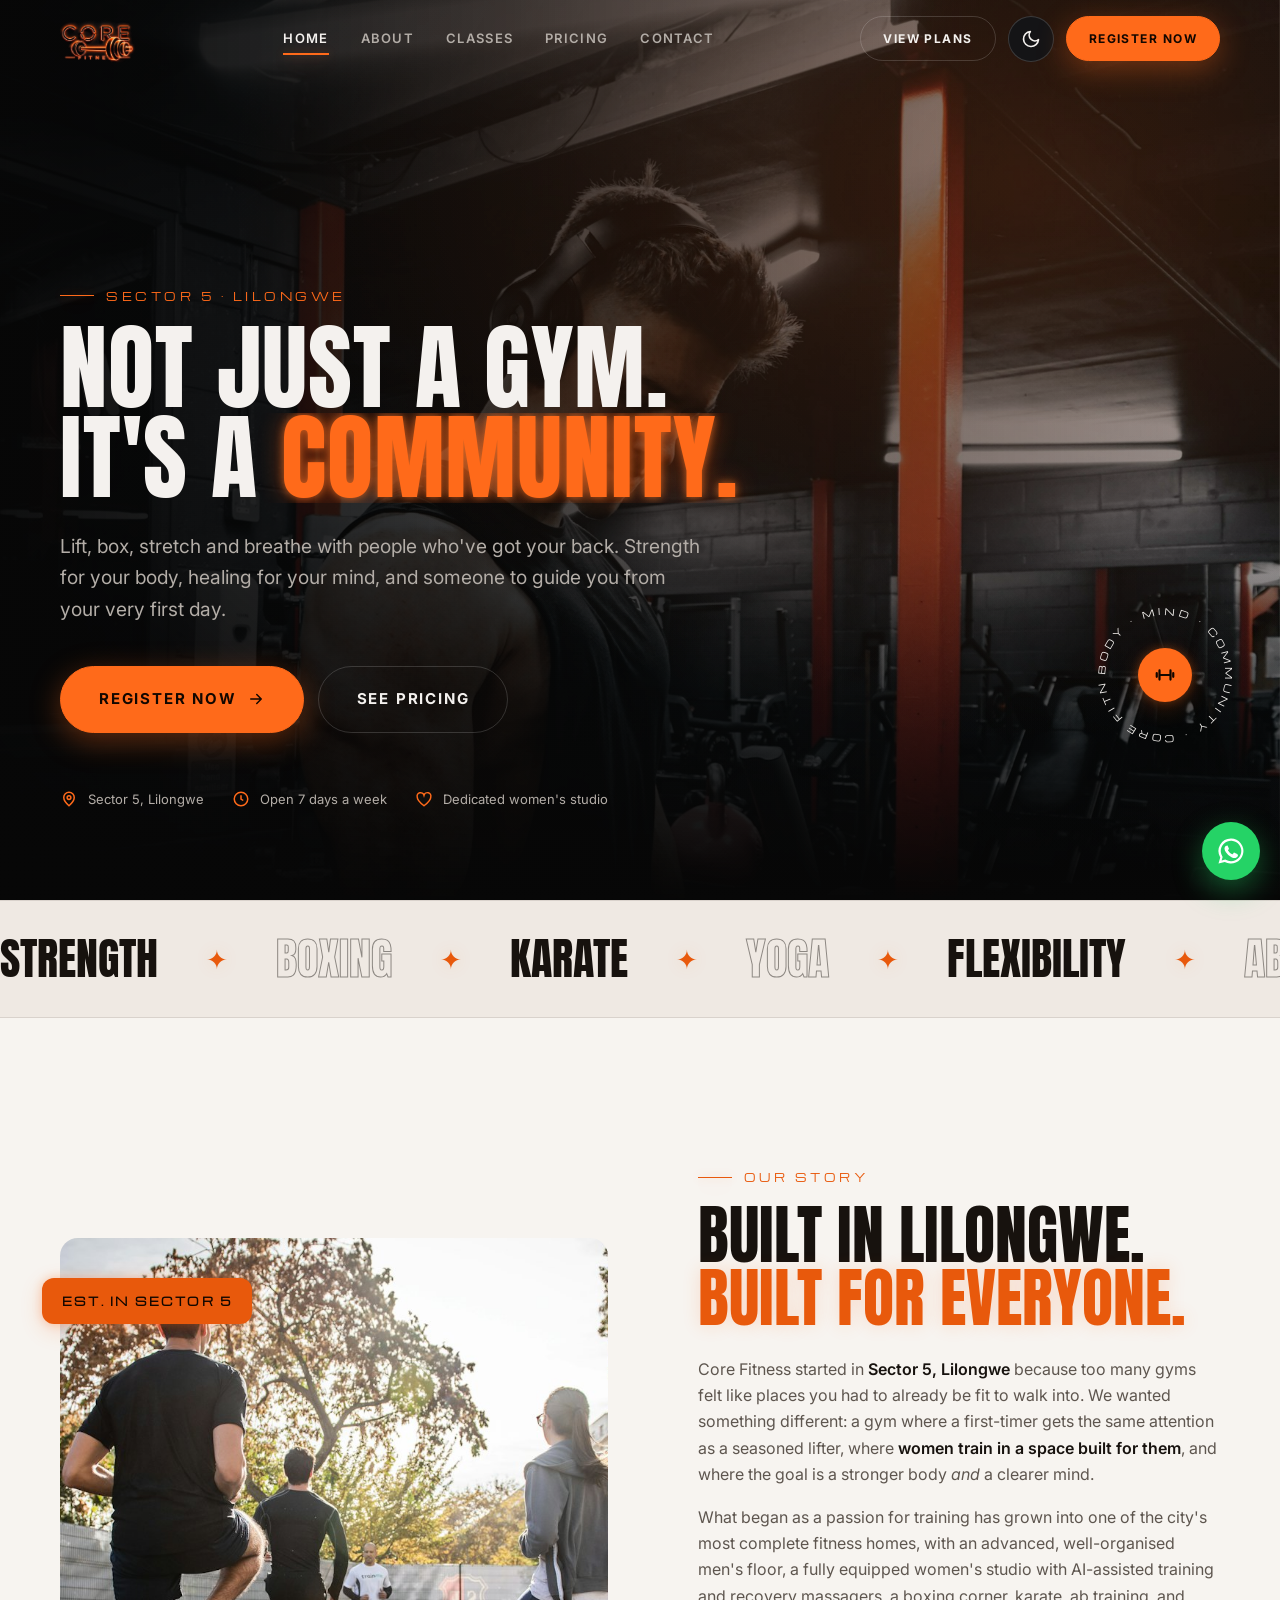
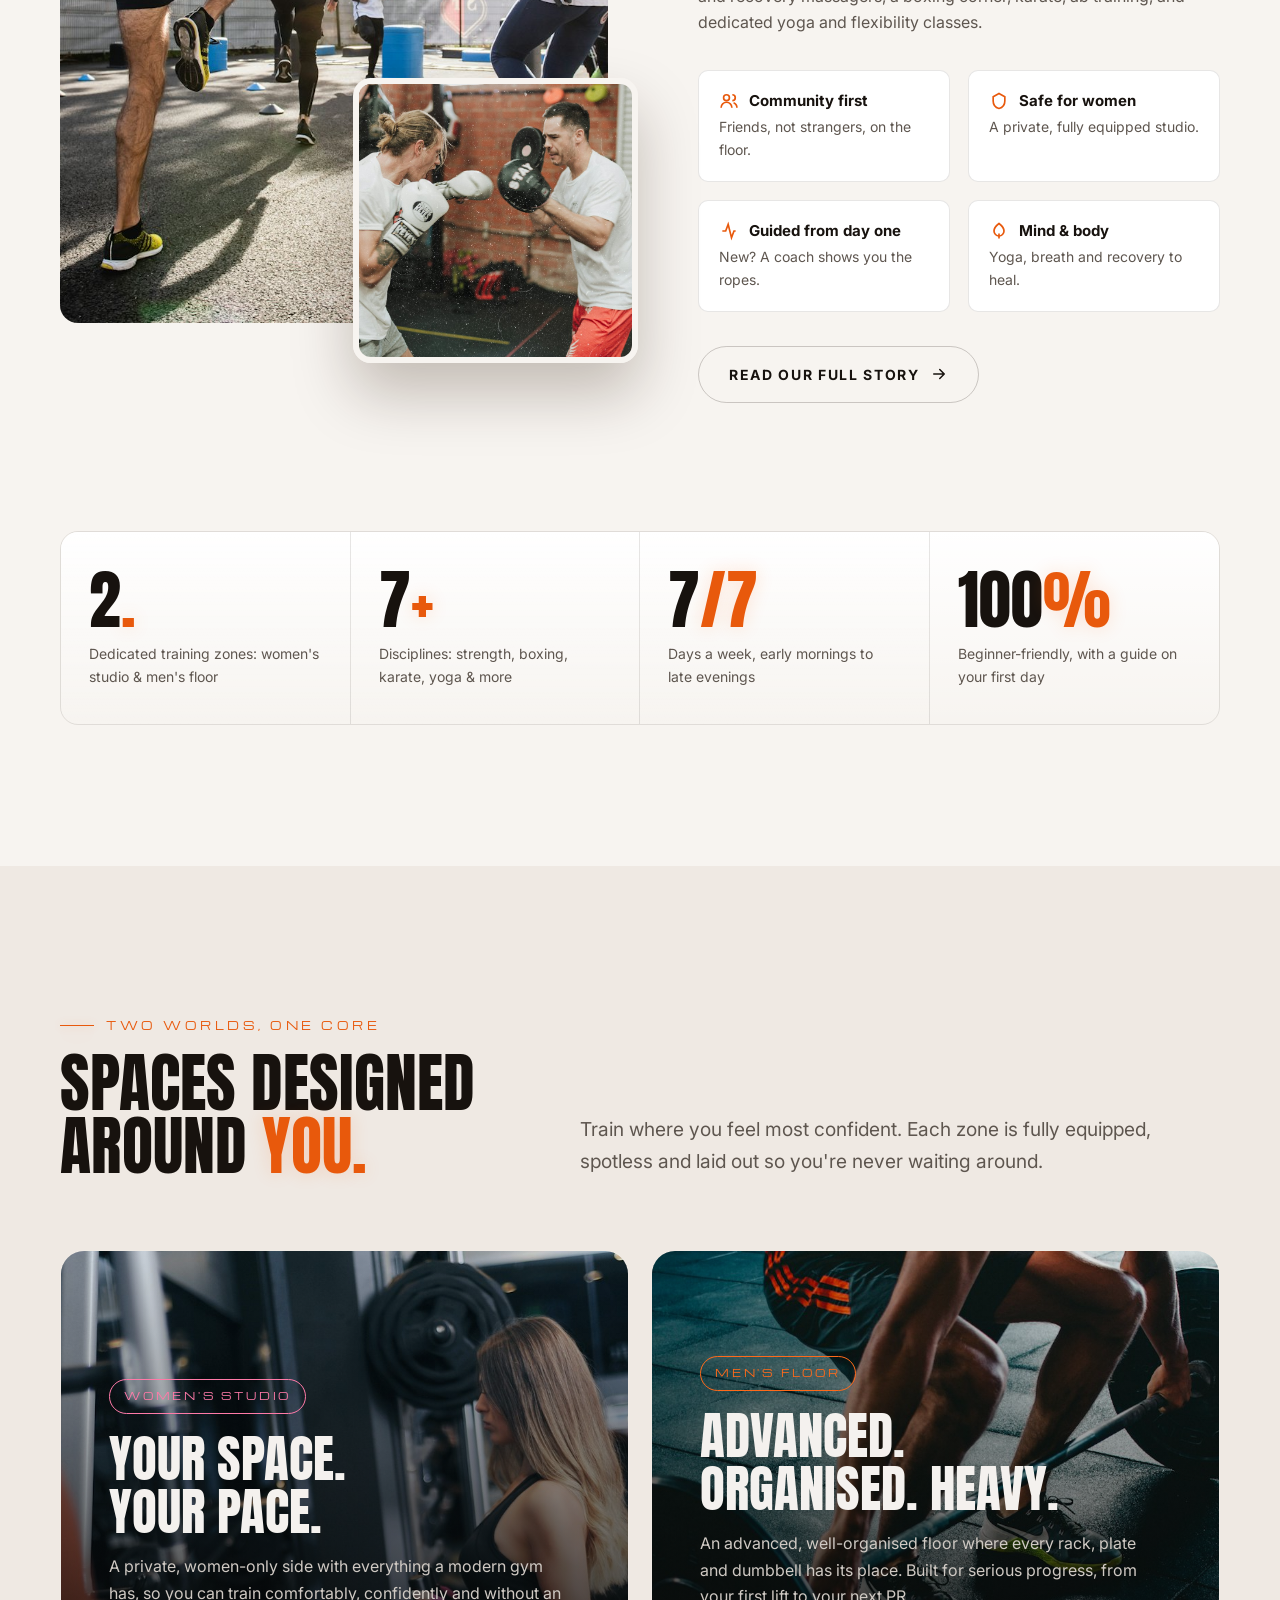
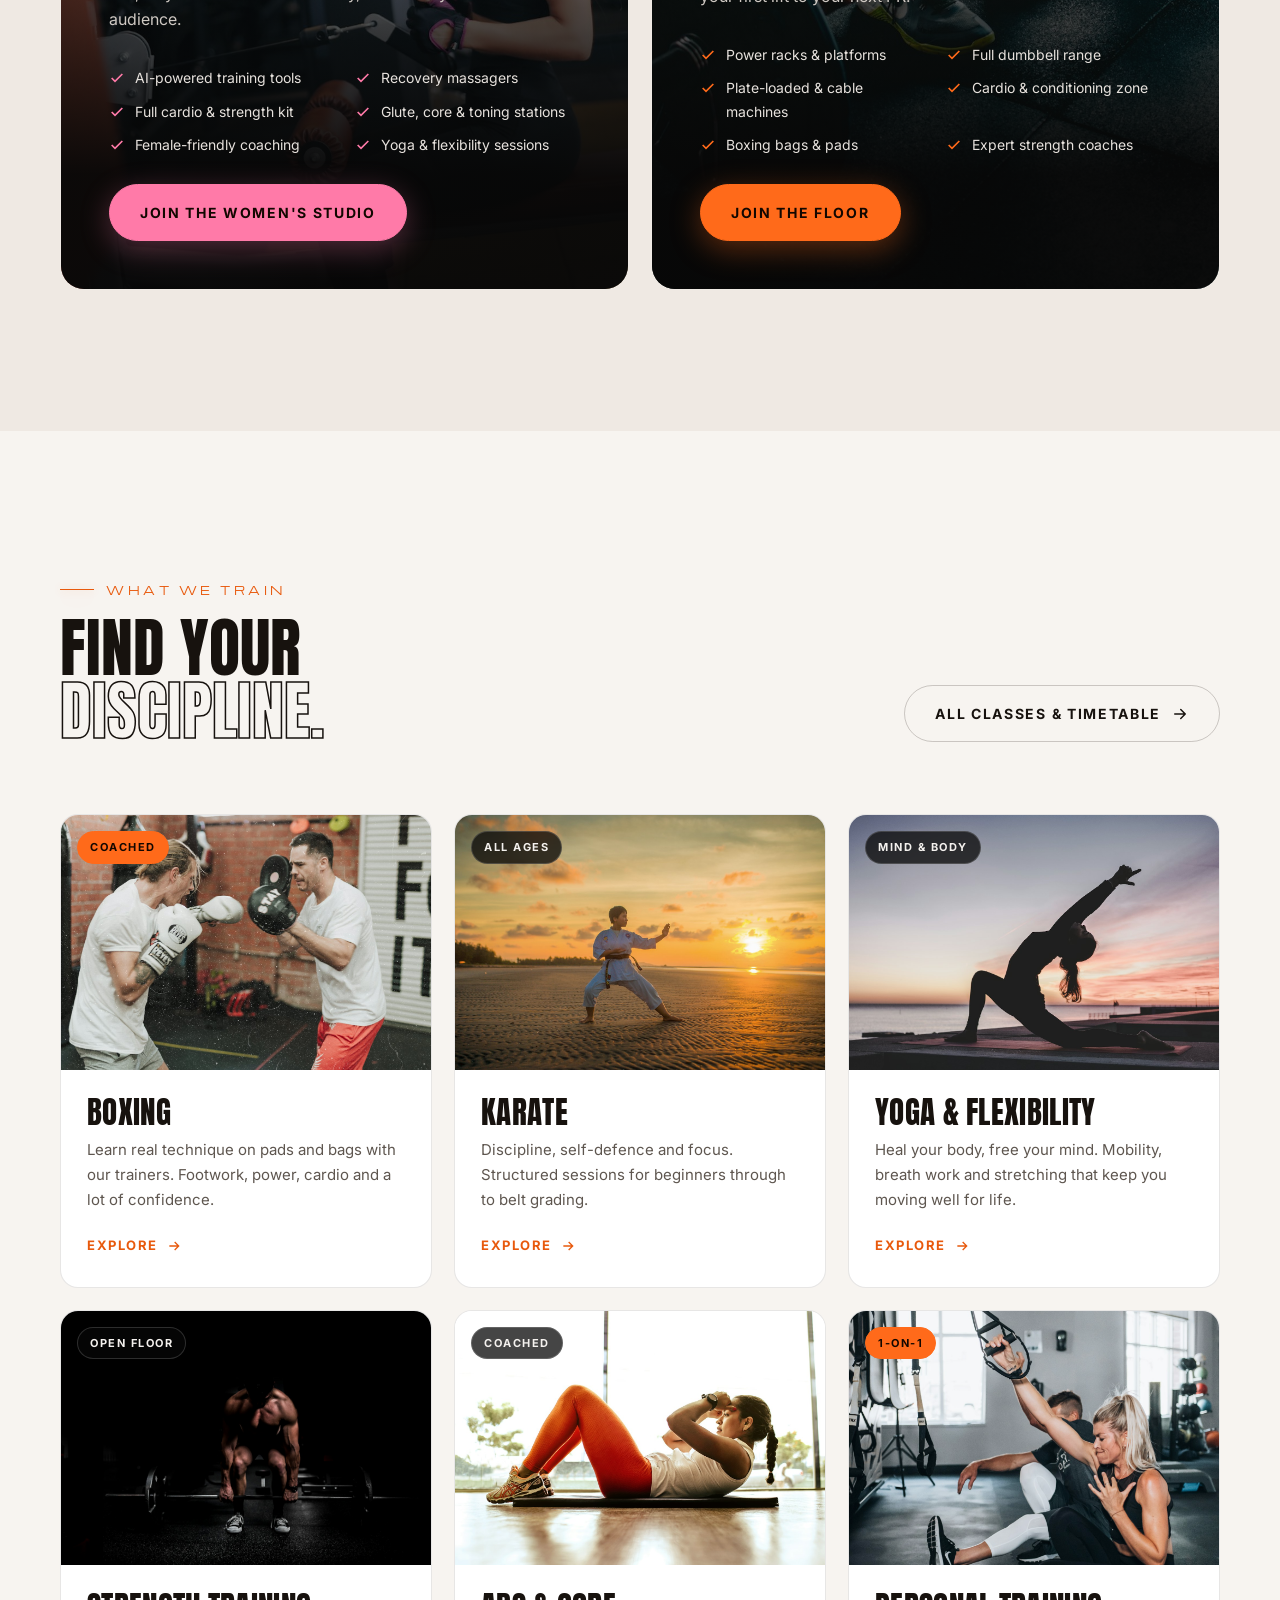
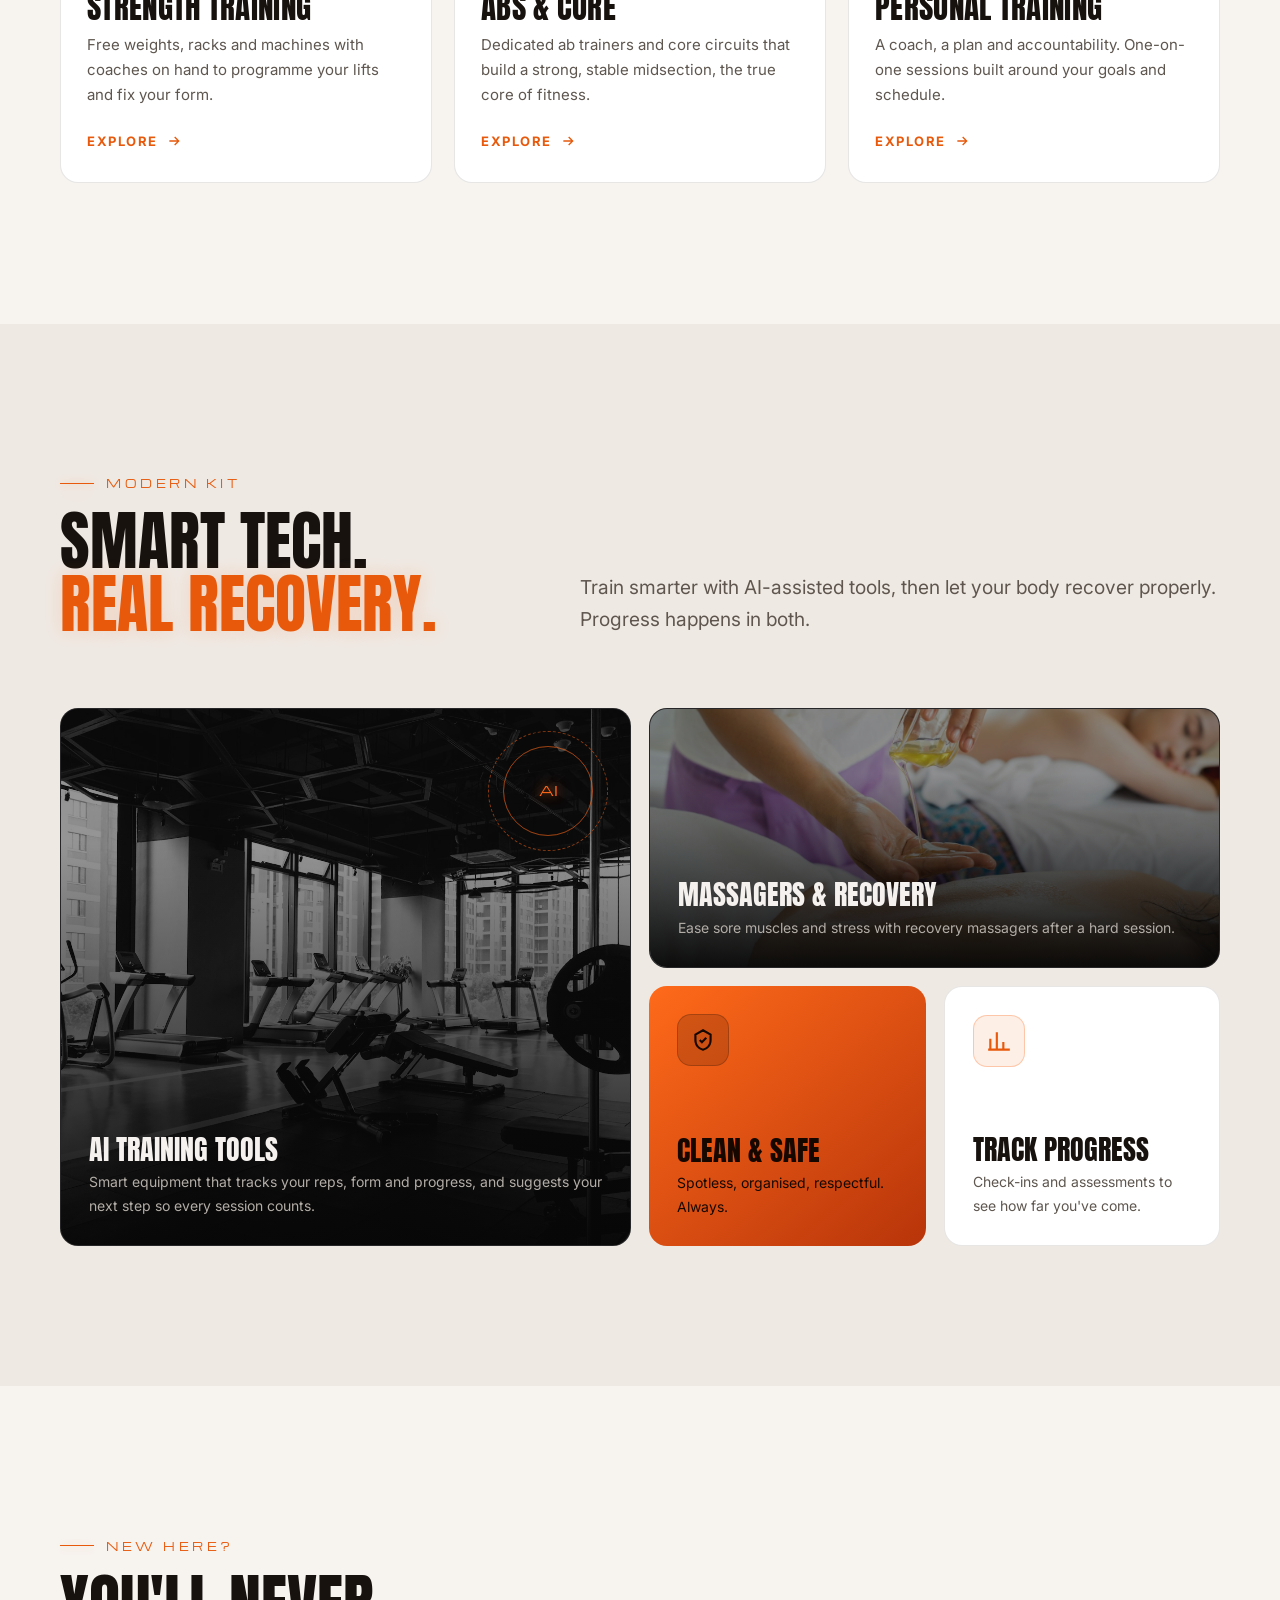
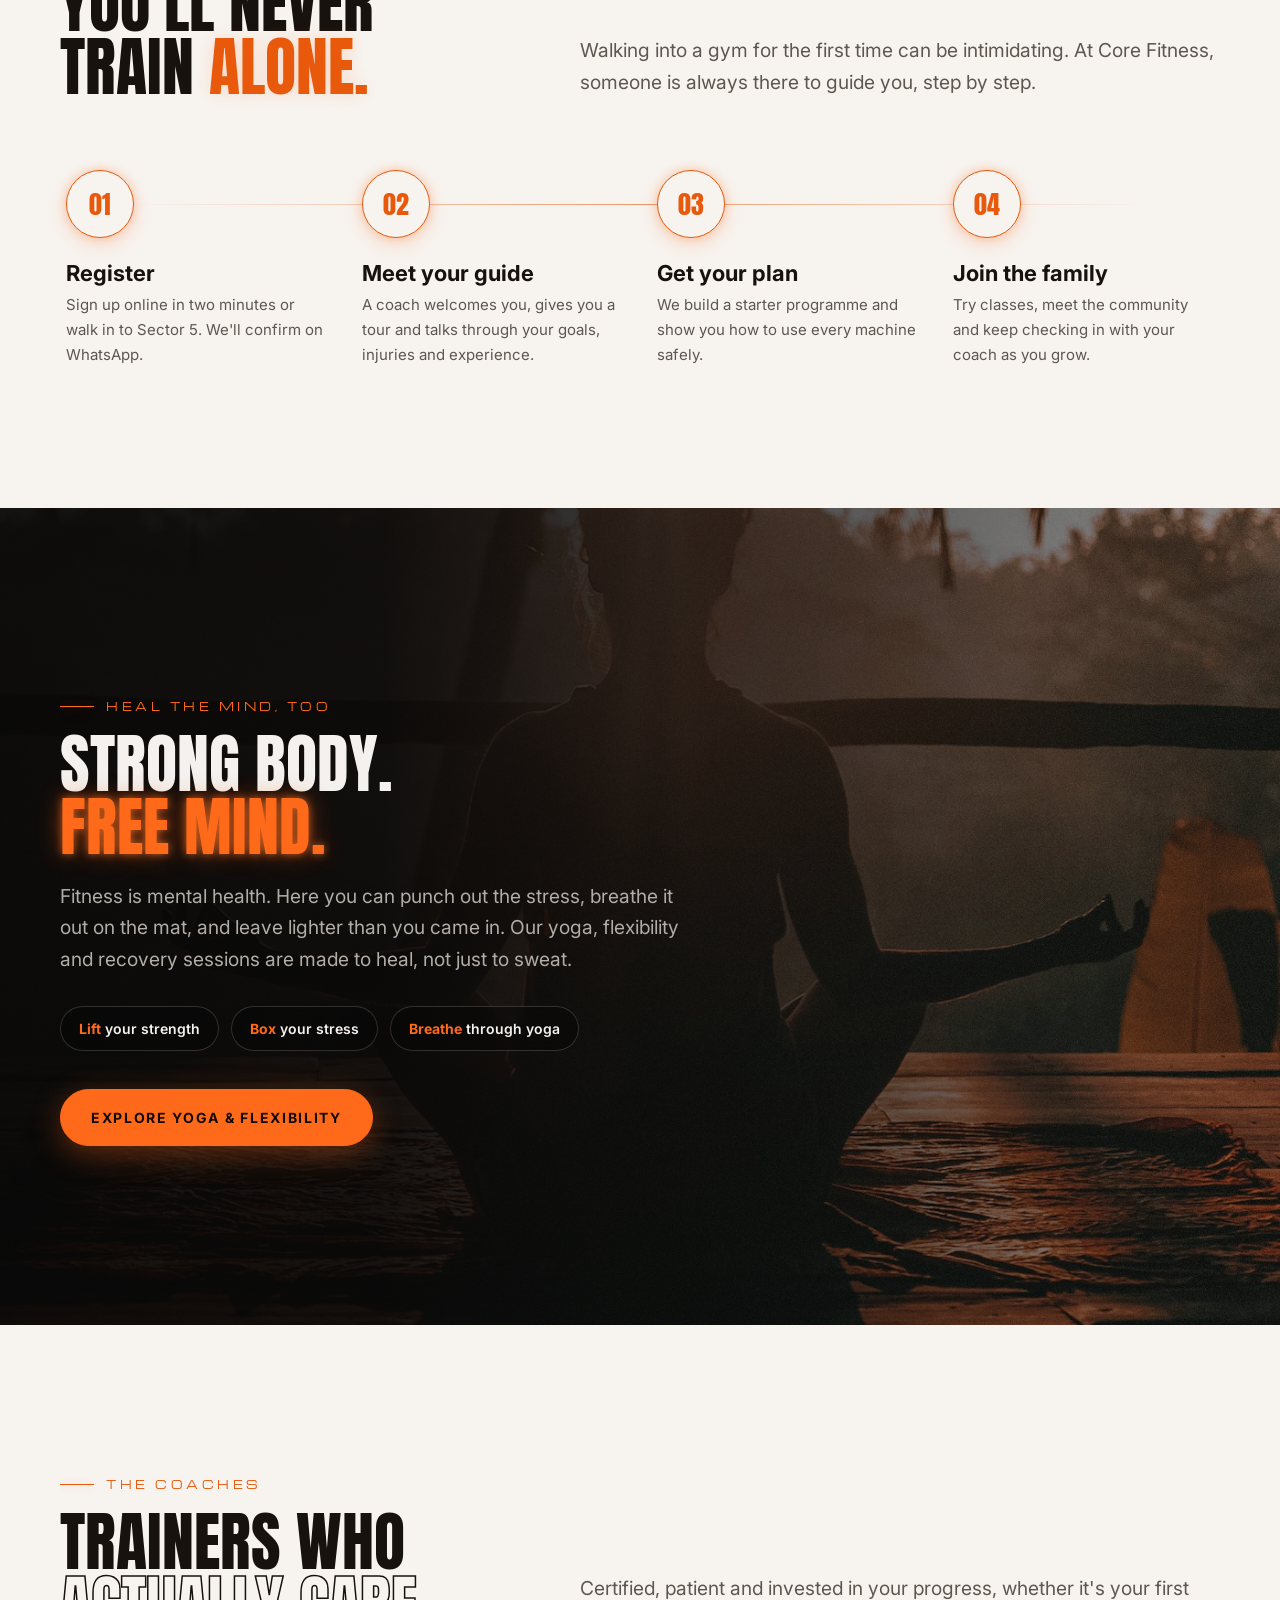
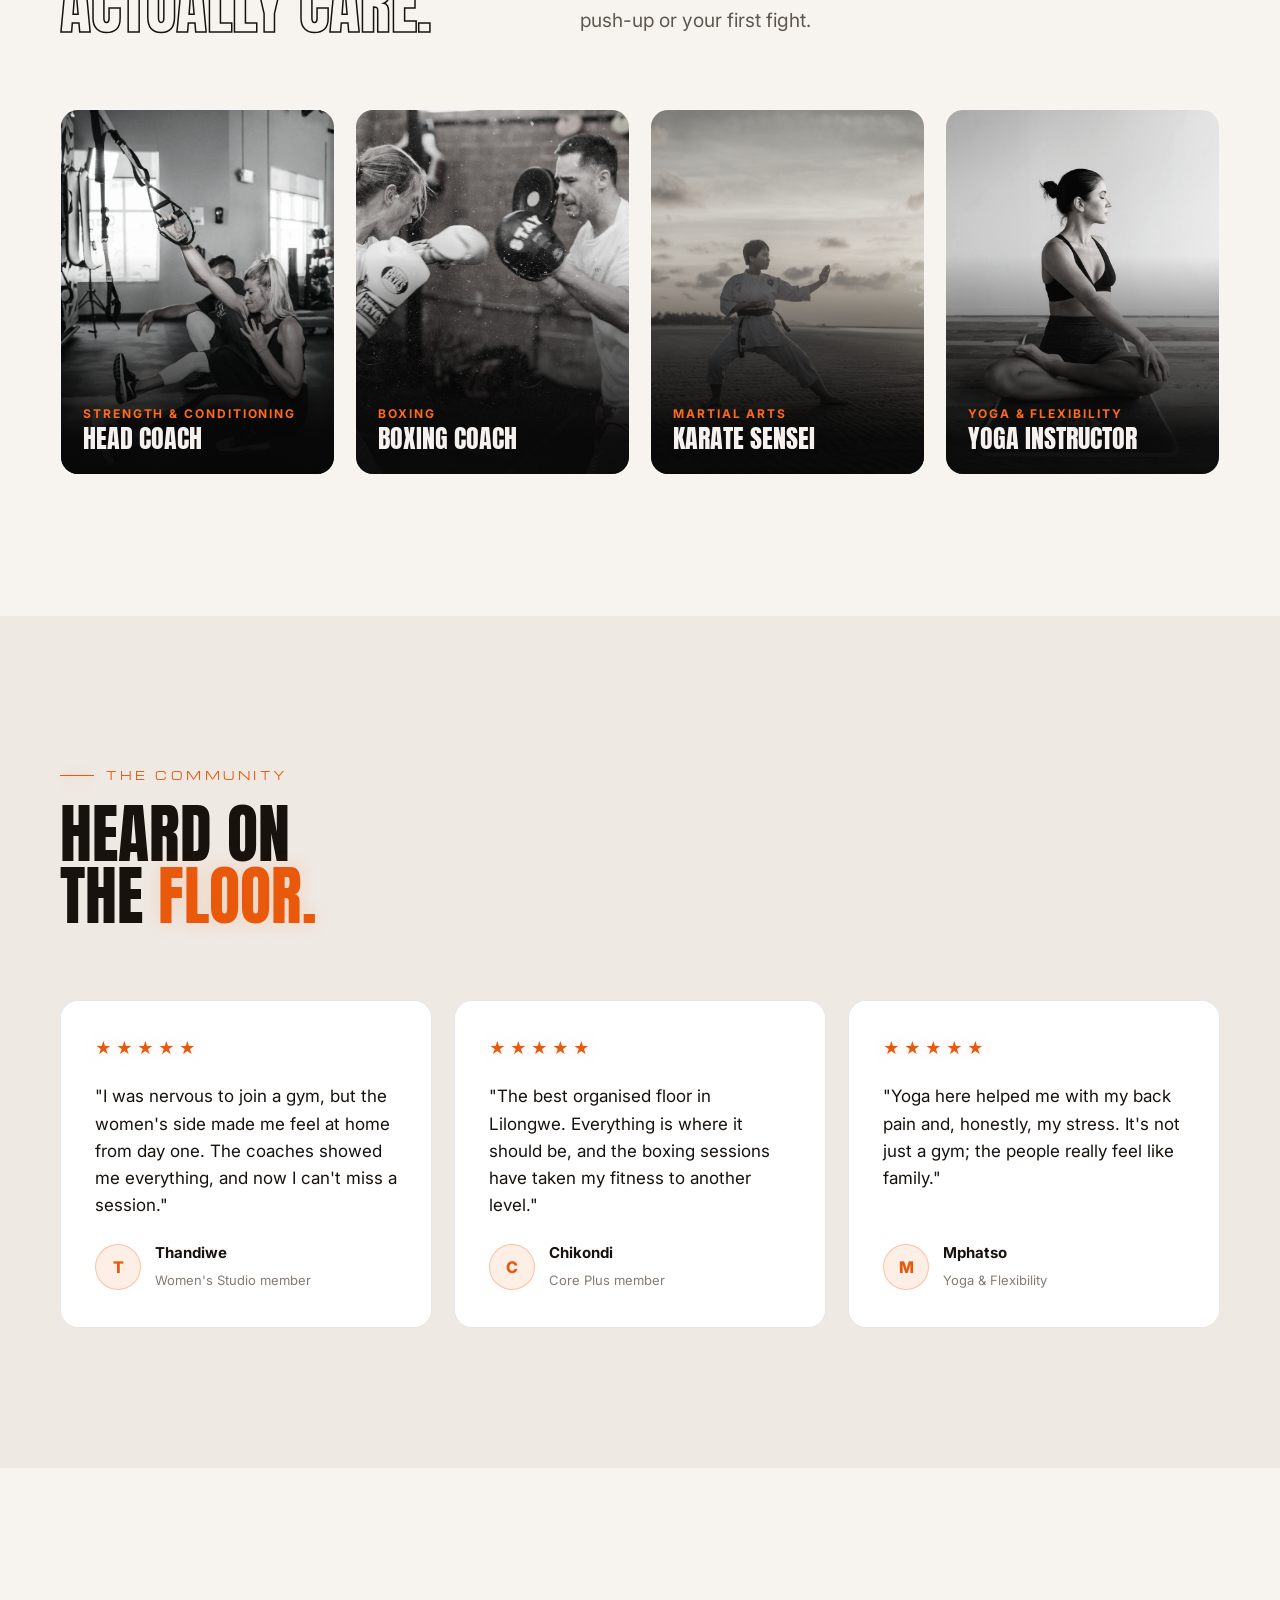
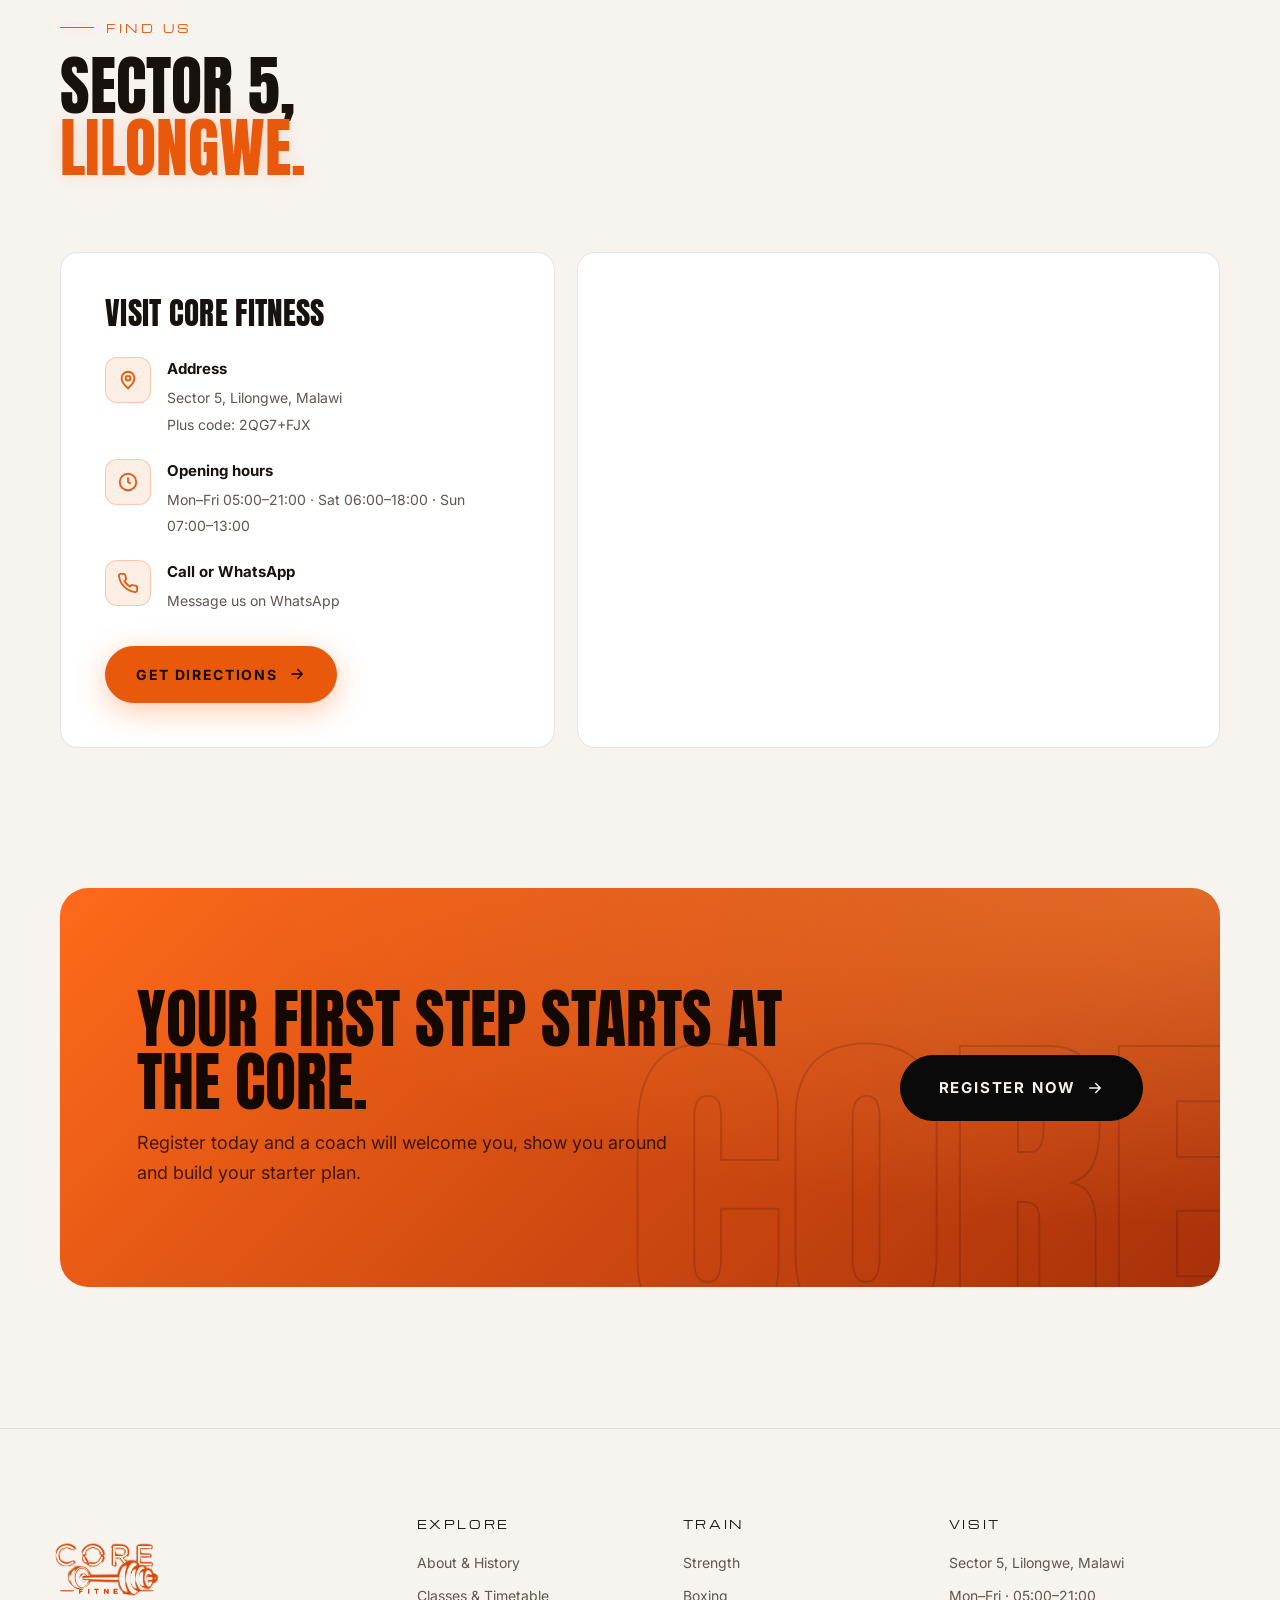
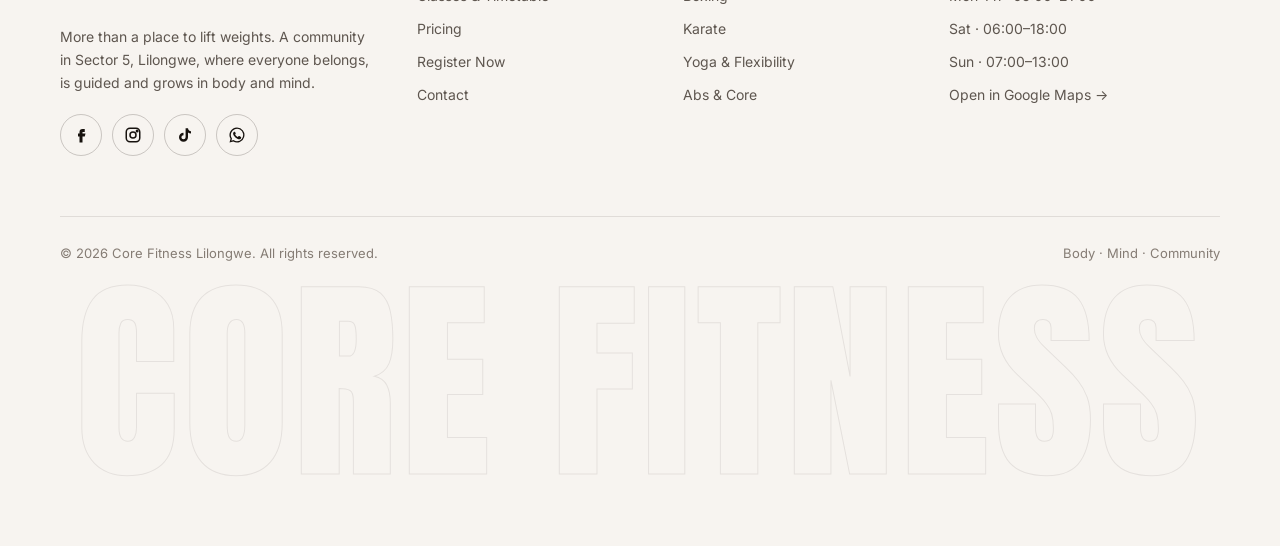
<file: index.html>
<!DOCTYPE html>
<html lang="en">
<head>
  <meta charset="UTF-8" />
  <meta name="viewport" content="width=device-width, initial-scale=1.0" />
  <title>Core Fitness | Gym, Boxing, Karate &amp; Yoga in Lilongwe, Sector 5</title>
  <meta name="description" content="Core Fitness, Sector 5 Lilongwe. More than a gym: a community. Advanced men's floor, a fully equipped women's studio with AI training tools and massagers, boxing, karate, abs, yoga and flexibility classes." />
  <meta name="theme-color" content="#070707" />
  <meta property="og:title" content="Core Fitness Lilongwe | More than a gym. A community." />
  <meta property="og:description" content="Strength, boxing, karate, yoga and a dedicated women's studio in Sector 5, Lilongwe." />
  <meta property="og:image" content="assets/img/hero.jpg" />
  <link rel="icon" href="assets/logo.png" />
  <link rel="preconnect" href="https://fonts.googleapis.com" />
  <link rel="preconnect" href="https://fonts.gstatic.com" crossorigin />
  <link href="https://fonts.googleapis.com/css2?family=Anton&family=Inter:wght@400;500;600;700;800&family=Michroma&display=swap" rel="stylesheet" />
  <script>
    (function () {
      var t = null;
      try { t = localStorage.getItem("core-theme"); } catch (e) {}
      if (t !== "light" && t !== "dark") t = window.matchMedia("(prefers-color-scheme: light)").matches ? "light" : "dark";
      document.documentElement.setAttribute("data-theme", t);
    })();
  </script>
  <link rel="stylesheet" href="css/style.css?v=2" />
  <script type="application/ld+json">
  {
    "@context": "https://schema.org",
    "@type": "ExerciseGym",
    "name": "Core Fitness",
    "image": "assets/logo.png",
    "address": { "@type": "PostalAddress", "streetAddress": "Sector 5 (2QG7+FJX)", "addressLocality": "Lilongwe", "addressCountry": "MW" },
    "hasMap": "https://maps.app.goo.gl/kBZZqsouo9vo6uV37"
  }
  </script>
</head>
<body>

  <!-- ============ HEADER ============ -->
  <header class="site-header">
    <div class="container">
      <a href="index.html" class="brand" aria-label="Core Fitness home"><img class="logo-dark" src="assets/logo.png" alt="Core Fitness" width="367" height="294" /><img class="logo-light" src="assets/logo-light.png" alt="" aria-hidden="true" width="367" height="294" /></a>
      <nav class="nav" aria-label="Main">
        <a href="index.html">Home</a>
        <a href="about.html">About</a>
        <a href="classes.html">Classes</a>
        <a href="pricing.html">Pricing</a>
        <a href="contact.html">Contact</a>
      </nav>
      <div class="header-cta">
        <a href="pricing.html" class="btn btn-ghost">View Plans</a>
        <button class="theme-toggle" type="button" aria-label="Switch to light mode">
          <svg class="i-sun" viewBox="0 0 24 24" fill="none" stroke="currentColor" stroke-width="2" stroke-linecap="round"><circle cx="12" cy="12" r="4.5"/><path d="M12 2v2M12 20v2M4.9 4.9l1.4 1.4M17.7 17.7l1.4 1.4M2 12h2M20 12h2M4.9 19.1l1.4-1.4M17.7 6.3l1.4-1.4"/></svg>
          <svg class="i-moon" viewBox="0 0 24 24" fill="none" stroke="currentColor" stroke-width="2" stroke-linecap="round" stroke-linejoin="round"><path d="M21 12.8A9 9 0 1 1 11.2 3a7 7 0 0 0 9.8 9.8z"/></svg>
        </button>
        <a href="register.html" class="btn btn-primary">Register Now</a>
        <button class="menu-toggle" aria-label="Open menu" aria-expanded="false"><span></span><span></span><span></span></button>
      </div>
    </div>
  </header>
  <div class="mobile-nav" aria-label="Mobile">
    <a class="m-link" href="index.html">Home</a>
    <a class="m-link" href="about.html">About</a>
    <a class="m-link" href="classes.html">Classes</a>
    <a class="m-link" href="pricing.html">Pricing</a>
    <a class="m-link" href="contact.html">Contact</a>
    <a href="register.html" class="btn btn-primary btn-lg">Register Now</a>
  </div>

  <main>
    <!-- ============ HERO ============ -->
    <section class="hero">
      <div class="hero-media"><img src="assets/img/hero.jpg" alt="Athlete training at Core Fitness" fetchpriority="high" /></div>
      <div class="container">
        <div class="hero-inner">
          <span class="eyebrow">Sector 5 · Lilongwe</span>
          <h1 class="display">
            <span class="line"><span>Not just a gym.</span></span>
            <span class="line"><span>It's a <span class="neon">community.</span></span></span>
          </h1>
          <p class="lead">Lift, box, stretch and breathe with people who've got your back. Strength for your body, healing for your mind, and someone to guide you from your very first day.</p>
          <div class="hero-actions">
            <a href="register.html" class="btn btn-primary btn-lg">Register Now <svg viewBox="0 0 24 24" fill="none" stroke="currentColor" stroke-width="2" stroke-linecap="round" stroke-linejoin="round"><path d="M5 12h14M13 6l6 6-6 6"/></svg></a>
            <a href="pricing.html" class="btn btn-ghost btn-lg">See Pricing</a>
          </div>
          <div class="hero-meta">
            <div><svg viewBox="0 0 24 24" fill="none" stroke="currentColor" stroke-width="2"><path d="M12 21s-7-6.2-7-11a7 7 0 0 1 14 0c0 4.8-7 11-7 11z"/><circle cx="12" cy="10" r="2.5"/></svg>Sector 5, Lilongwe</div>
            <div><svg viewBox="0 0 24 24" fill="none" stroke="currentColor" stroke-width="2"><circle cx="12" cy="12" r="9"/><path d="M12 7v5l3 2"/></svg>Open 7 days a week</div>
            <div><svg viewBox="0 0 24 24" fill="none" stroke="currentColor" stroke-width="2"><path d="M12 21C7 17 3 13.5 3 9.5A4.5 4.5 0 0 1 12 7a4.5 4.5 0 0 1 9 2.5c0 4-4 7.5-9 11.5z"/></svg>Dedicated women's studio</div>
          </div>
        </div>
      </div>
      <div class="hero-badge" aria-hidden="true">
        <svg viewBox="0 0 150 150"><defs><path id="circ" d="M75,75 m-60,0 a60,60 0 1,1 120,0 a60,60 0 1,1 -120,0"/></defs><text><textPath href="#circ">BODY · MIND · COMMUNITY · CORE FITNESS · </textPath></text></svg>
        <div class="core-dot"><svg viewBox="0 0 24 24" fill="none" stroke="currentColor" stroke-width="2.4" stroke-linecap="round"><path d="M6 7v10M18 7v10M3 10v4M21 10v4M6 12h12"/></svg></div>
      </div>
    </section>

    <!-- ============ MARQUEE ============ -->
    <div class="marquee" aria-hidden="true">
      <div class="marquee-track">
        <span class="marquee-item">Strength <span class="star">✦</span></span>
        <span class="marquee-item">Boxing <span class="star">✦</span></span>
        <span class="marquee-item">Karate <span class="star">✦</span></span>
        <span class="marquee-item">Yoga <span class="star">✦</span></span>
        <span class="marquee-item">Flexibility <span class="star">✦</span></span>
        <span class="marquee-item">Abs &amp; Core <span class="star">✦</span></span>
        <span class="marquee-item">Women's Studio <span class="star">✦</span></span>
        <span class="marquee-item">Recovery <span class="star">✦</span></span>
      </div>
      <div class="marquee-track">
        <span class="marquee-item">Strength <span class="star">✦</span></span>
        <span class="marquee-item">Boxing <span class="star">✦</span></span>
        <span class="marquee-item">Karate <span class="star">✦</span></span>
        <span class="marquee-item">Yoga <span class="star">✦</span></span>
        <span class="marquee-item">Flexibility <span class="star">✦</span></span>
        <span class="marquee-item">Abs &amp; Core <span class="star">✦</span></span>
        <span class="marquee-item">Women's Studio <span class="star">✦</span></span>
        <span class="marquee-item">Recovery <span class="star">✦</span></span>
      </div>
    </div>

    <!-- ============ STORY ============ -->
    <section class="section">
      <div class="container">
        <div class="split">
          <div class="story-media reveal">
            <div class="main"><img src="assets/img/community.jpg" alt="Core Fitness members training together" loading="lazy" /></div>
            <div class="float"><img src="assets/img/boxing-pads.jpg" alt="Coach holding pads for a boxer" loading="lazy" /></div>
            <span class="tag">Est. in Sector 5</span>
          </div>
          <div class="story-copy reveal d1">
            <span class="eyebrow">Our Story</span>
            <h2 class="h2">Built in Lilongwe.<br /><span class="neon">Built for everyone.</span></h2>
            <p style="margin-top:26px">Core Fitness started in <strong>Sector 5, Lilongwe</strong> because too many gyms felt like places you had to already be fit to walk into. We wanted something different: a gym where a first-timer gets the same attention as a seasoned lifter, where <strong>women train in a space built for them</strong>, and where the goal is a stronger body <em>and</em> a clearer mind.</p>
            <p>What began as a passion for training has grown into one of the city's most complete fitness homes, with an advanced, well-organised men's floor, a fully equipped women's studio with AI-assisted training and recovery massagers, a boxing corner, karate, ab training, and dedicated yoga and flexibility classes.</p>
            <div class="pillars">
              <div class="pillar"><h4><svg viewBox="0 0 24 24" fill="none" stroke="currentColor" stroke-width="2"><circle cx="9" cy="8" r="3.5"/><path d="M2.5 20a6.5 6.5 0 0 1 13 0M16 4.5a3.5 3.5 0 0 1 0 7M21.5 20a6.5 6.5 0 0 0-4-6"/></svg>Community first</h4><p>Friends, not strangers, on the floor.</p></div>
              <div class="pillar"><h4><svg viewBox="0 0 24 24" fill="none" stroke="currentColor" stroke-width="2"><path d="M12 3l7 4v5c0 4.5-3 8-7 9-4-1-7-4.5-7-9V7z"/></svg>Safe for women</h4><p>A private, fully equipped studio.</p></div>
              <div class="pillar"><h4><svg viewBox="0 0 24 24" fill="none" stroke="currentColor" stroke-width="2"><path d="M4 12h4l3-8 4 16 3-8h2"/></svg>Guided from day one</h4><p>New? A coach shows you the ropes.</p></div>
              <div class="pillar"><h4><svg viewBox="0 0 24 24" fill="none" stroke="currentColor" stroke-width="2"><path d="M12 3c4 3 6 6 6 9a6 6 0 0 1-12 0c0-3 2-6 6-9z"/><path d="M12 21v-6"/></svg>Mind &amp; body</h4><p>Yoga, breath and recovery to heal.</p></div>
            </div>
            <a href="about.html" class="btn btn-ghost" style="margin-top:34px">Read our full story <svg viewBox="0 0 24 24" fill="none" stroke="currentColor" stroke-width="2" stroke-linecap="round" stroke-linejoin="round"><path d="M5 12h14M13 6l6 6-6 6"/></svg></a>
          </div>
        </div>

        <div class="stats reveal" style="margin-top:clamp(80px,10vw,130px)">
          <div class="stat"><div class="stat-num"><span data-count="2">2</span><em>.</em></div><div class="stat-label">Dedicated training zones: women's studio &amp; men's floor</div></div>
          <div class="stat"><div class="stat-num"><span data-count="7">7</span><em>+</em></div><div class="stat-label">Disciplines: strength, boxing, karate, yoga &amp; more</div></div>
          <div class="stat"><div class="stat-num"><span data-count="7">7</span><em>/7</em></div><div class="stat-label">Days a week, early mornings to late evenings</div></div>
          <div class="stat"><div class="stat-num"><span data-count="100">100</span><em>%</em></div><div class="stat-label">Beginner-friendly, with a guide on your first day</div></div>
        </div>
      </div>
    </section>

    <!-- ============ ZONES ============ -->
    <section class="section bg-alt">
      <div class="container">
        <div class="section-head">
          <div>
            <span class="eyebrow">Two Worlds, One Core</span>
            <h2 class="h2">Spaces designed<br />around <span class="neon">you.</span></h2>
          </div>
          <p class="lead">Train where you feel most confident. Each zone is fully equipped, spotless and laid out so you're never waiting around.</p>
        </div>
        <div class="zones">
          <article class="zone women reveal">
            <img src="assets/img/women-machine.jpg" alt="Woman training on a machine in the women's studio" loading="lazy" />
            <span class="zone-label">Women's Studio</span>
            <h3>Your space.<br />Your pace.</h3>
            <p>A private, women-only side with everything a modern gym has, so you can train comfortably, confidently and without an audience.</p>
            <ul>
              <li><svg viewBox="0 0 24 24" fill="none" stroke="currentColor" stroke-width="2.5"><path d="M20 6 9 17l-5-5"/></svg>AI-powered training tools</li>
              <li><svg viewBox="0 0 24 24" fill="none" stroke="currentColor" stroke-width="2.5"><path d="M20 6 9 17l-5-5"/></svg>Recovery massagers</li>
              <li><svg viewBox="0 0 24 24" fill="none" stroke="currentColor" stroke-width="2.5"><path d="M20 6 9 17l-5-5"/></svg>Full cardio &amp; strength kit</li>
              <li><svg viewBox="0 0 24 24" fill="none" stroke="currentColor" stroke-width="2.5"><path d="M20 6 9 17l-5-5"/></svg>Glute, core &amp; toning stations</li>
              <li><svg viewBox="0 0 24 24" fill="none" stroke="currentColor" stroke-width="2.5"><path d="M20 6 9 17l-5-5"/></svg>Female-friendly coaching</li>
              <li><svg viewBox="0 0 24 24" fill="none" stroke="currentColor" stroke-width="2.5"><path d="M20 6 9 17l-5-5"/></svg>Yoga &amp; flexibility sessions</li>
            </ul>
            <div><a href="register.html?plan=womens-studio" class="btn btn-primary">Join the Women's Studio</a></div>
          </article>
          <article class="zone men reveal d1">
            <img src="assets/img/men-floor.jpg" alt="Barbell deadlift on the men's training floor" loading="lazy" />
            <span class="zone-label">Men's Floor</span>
            <h3>Advanced.<br />Organised. Heavy.</h3>
            <p>An advanced, well-organised floor where every rack, plate and dumbbell has its place. Built for serious progress, from your first lift to your next PR.</p>
            <ul>
              <li><svg viewBox="0 0 24 24" fill="none" stroke="currentColor" stroke-width="2.5"><path d="M20 6 9 17l-5-5"/></svg>Power racks &amp; platforms</li>
              <li><svg viewBox="0 0 24 24" fill="none" stroke="currentColor" stroke-width="2.5"><path d="M20 6 9 17l-5-5"/></svg>Full dumbbell range</li>
              <li><svg viewBox="0 0 24 24" fill="none" stroke="currentColor" stroke-width="2.5"><path d="M20 6 9 17l-5-5"/></svg>Plate-loaded &amp; cable machines</li>
              <li><svg viewBox="0 0 24 24" fill="none" stroke="currentColor" stroke-width="2.5"><path d="M20 6 9 17l-5-5"/></svg>Cardio &amp; conditioning zone</li>
              <li><svg viewBox="0 0 24 24" fill="none" stroke="currentColor" stroke-width="2.5"><path d="M20 6 9 17l-5-5"/></svg>Boxing bags &amp; pads</li>
              <li><svg viewBox="0 0 24 24" fill="none" stroke="currentColor" stroke-width="2.5"><path d="M20 6 9 17l-5-5"/></svg>Expert strength coaches</li>
            </ul>
            <div><a href="register.html?plan=core" class="btn btn-primary">Join the Floor</a></div>
          </article>
        </div>
      </div>
    </section>

    <!-- ============ DISCIPLINES ============ -->
    <section class="section">
      <div class="container">
        <div class="section-head">
          <div>
            <span class="eyebrow">What We Train</span>
            <h2 class="h2">Find your<br /><span class="outline-text">discipline.</span></h2>
          </div>
          <a href="classes.html" class="btn btn-ghost">All classes &amp; timetable <svg viewBox="0 0 24 24" fill="none" stroke="currentColor" stroke-width="2" stroke-linecap="round" stroke-linejoin="round"><path d="M5 12h14M13 6l6 6-6 6"/></svg></a>
        </div>
        <div class="cards">
          <a href="classes.html#boxing" class="card reveal">
            <div class="card-media"><img src="assets/img/boxing-pads.jpg" alt="Boxing pad work with a coach" loading="lazy" /><span class="chip hot">Coached</span></div>
            <div class="card-body"><h3 class="h3">Boxing</h3><p>Learn real technique on pads and bags with our trainers. Footwork, power, cardio and a lot of confidence.</p><span class="card-link">Explore <svg viewBox="0 0 24 24" fill="none" stroke="currentColor" stroke-width="2"><path d="M5 12h14M13 6l6 6-6 6"/></svg></span></div>
          </a>
          <a href="classes.html#karate" class="card reveal d1">
            <div class="card-media"><img src="assets/img/karate.jpg" alt="Karate practice" loading="lazy" /><span class="chip">All ages</span></div>
            <div class="card-body"><h3 class="h3">Karate</h3><p>Discipline, self-defence and focus. Structured sessions for beginners through to belt grading.</p><span class="card-link">Explore <svg viewBox="0 0 24 24" fill="none" stroke="currentColor" stroke-width="2"><path d="M5 12h14M13 6l6 6-6 6"/></svg></span></div>
          </a>
          <a href="classes.html#yoga" class="card reveal d2">
            <div class="card-media"><img src="assets/img/yoga-sunset.jpg" alt="Yoga pose at sunset" loading="lazy" /><span class="chip">Mind &amp; body</span></div>
            <div class="card-body"><h3 class="h3">Yoga &amp; Flexibility</h3><p>Heal your body, free your mind. Mobility, breath work and stretching that keep you moving well for life.</p><span class="card-link">Explore <svg viewBox="0 0 24 24" fill="none" stroke="currentColor" stroke-width="2"><path d="M5 12h14M13 6l6 6-6 6"/></svg></span></div>
          </a>
          <a href="classes.html#strength" class="card reveal">
            <div class="card-media"><img src="assets/img/deadlift.jpg" alt="Heavy deadlift" loading="lazy" /><span class="chip">Open floor</span></div>
            <div class="card-body"><h3 class="h3">Strength Training</h3><p>Free weights, racks and machines with coaches on hand to programme your lifts and fix your form.</p><span class="card-link">Explore <svg viewBox="0 0 24 24" fill="none" stroke="currentColor" stroke-width="2"><path d="M5 12h14M13 6l6 6-6 6"/></svg></span></div>
          </a>
          <a href="classes.html#abs" class="card reveal d1">
            <div class="card-media"><img src="assets/img/abs.jpg" alt="Core and ab workout" loading="lazy" /><span class="chip">Coached</span></div>
            <div class="card-body"><h3 class="h3">Abs &amp; Core</h3><p>Dedicated ab trainers and core circuits that build a strong, stable midsection, the true core of fitness.</p><span class="card-link">Explore <svg viewBox="0 0 24 24" fill="none" stroke="currentColor" stroke-width="2"><path d="M5 12h14M13 6l6 6-6 6"/></svg></span></div>
          </a>
          <a href="classes.html#personal" class="card reveal d2">
            <div class="card-media"><img src="assets/img/trainer.jpg" alt="Personal trainer coaching a member" loading="lazy" /><span class="chip hot">1-on-1</span></div>
            <div class="card-body"><h3 class="h3">Personal Training</h3><p>A coach, a plan and accountability. One-on-one sessions built around your goals and schedule.</p><span class="card-link">Explore <svg viewBox="0 0 24 24" fill="none" stroke="currentColor" stroke-width="2"><path d="M5 12h14M13 6l6 6-6 6"/></svg></span></div>
          </a>
        </div>
      </div>
    </section>

    <!-- ============ TECH & RECOVERY BENTO ============ -->
    <section class="section bg-alt">
      <div class="container">
        <div class="section-head">
          <div>
            <span class="eyebrow">Modern Kit</span>
            <h2 class="h2">Smart tech.<br /><span class="neon">Real recovery.</span></h2>
          </div>
          <p class="lead">Train smarter with AI-assisted tools, then let your body recover properly. Progress happens in both.</p>
        </div>
        <div class="bento">
          <div class="tile w2 tall reveal">
            <img src="assets/img/floor.jpg" alt="Modern gym floor" loading="lazy" />
            <div class="ai-scan"><span>AI</span></div>
            <h3>AI Training Tools</h3>
            <p>Smart equipment that tracks your reps, form and progress, and suggests your next step so every session counts.</p>
          </div>
          <div class="tile w2 reveal d1">
            <img src="assets/img/massage.jpg" alt="Recovery massage" loading="lazy" />
            <h3>Massagers &amp; Recovery</h3>
            <p>Ease sore muscles and stress with recovery massagers after a hard session.</p>
          </div>
          <div class="tile accent reveal d2">
            <div class="icon"><svg viewBox="0 0 24 24" fill="none" stroke="currentColor" stroke-width="2"><path d="M12 3l7 4v5c0 4.5-3 8-7 9-4-1-7-4.5-7-9V7z"/><path d="m9 12 2 2 4-4"/></svg></div>
            <h3>Clean &amp; Safe</h3>
            <p>Spotless, organised, respectful. Always.</p>
          </div>
          <div class="tile plain reveal d3">
            <div class="icon"><svg viewBox="0 0 24 24" fill="none" stroke="currentColor" stroke-width="2"><path d="M4 20V10M10 20V4M16 20v-7M22 20H2"/></svg></div>
            <h3>Track Progress</h3>
            <p>Check-ins and assessments to see how far you've come.</p>
          </div>
        </div>
      </div>
    </section>

    <!-- ============ FIRST DAY JOURNEY ============ -->
    <section class="section">
      <div class="container">
        <div class="section-head">
          <div>
            <span class="eyebrow">New Here?</span>
            <h2 class="h2">You'll never<br />train <span class="neon">alone.</span></h2>
          </div>
          <p class="lead">Walking into a gym for the first time can be intimidating. At Core Fitness, someone is always there to guide you, step by step.</p>
        </div>
        <div class="journey">
          <div class="step reveal"><div class="step-num">01</div><h3>Register</h3><p>Sign up online in two minutes or walk in to Sector 5. We'll confirm on WhatsApp.</p></div>
          <div class="step reveal d1"><div class="step-num">02</div><h3>Meet your guide</h3><p>A coach welcomes you, gives you a tour and talks through your goals, injuries and experience.</p></div>
          <div class="step reveal d2"><div class="step-num">03</div><h3>Get your plan</h3><p>We build a starter programme and show you how to use every machine safely.</p></div>
          <div class="step reveal d3"><div class="step-num">04</div><h3>Join the family</h3><p>Try classes, meet the community and keep checking in with your coach as you grow.</p></div>
        </div>
      </div>
    </section>

    <!-- ============ MIND BAND ============ -->
    <section class="feature-band">
      <img src="assets/img/meditate.jpg" alt="Meditation at sunrise" loading="lazy" />
      <div class="container">
        <div class="content reveal">
          <span class="eyebrow">Heal the Mind, Too</span>
          <h2 class="h2">Strong body.<br /><span class="neon">Free mind.</span></h2>
          <p class="lead" style="margin-top:22px">Fitness is mental health. Here you can punch out the stress, breathe it out on the mat, and leave lighter than you came in. Our yoga, flexibility and recovery sessions are made to heal, not just to sweat.</p>
          <div class="trio"><span><b>Lift</b> your strength</span><span><b>Box</b> your stress</span><span><b>Breathe</b> through yoga</span></div>
          <a href="classes.html#yoga" class="btn btn-primary">Explore Yoga &amp; Flexibility</a>
        </div>
      </div>
    </section>

    <!-- ============ TRAINERS ============ -->
    <section class="section">
      <div class="container">
        <div class="section-head">
          <div>
            <span class="eyebrow">The Coaches</span>
            <h2 class="h2">Trainers who<br /><span class="outline-text">actually care.</span></h2>
          </div>
          <p class="lead">Certified, patient and invested in your progress, whether it's your first push-up or your first fight.</p>
        </div>
        <div class="trainers">
          <div class="trainer reveal"><img src="assets/img/trainer.jpg" alt="Strength and conditioning coach" loading="lazy" /><div class="trainer-info"><span>Strength &amp; Conditioning</span><h3>Head Coach</h3></div></div>
          <div class="trainer reveal d1"><img src="assets/img/boxing-pads.jpg" alt="Boxing coach" loading="lazy" /><div class="trainer-info"><span>Boxing</span><h3>Boxing Coach</h3></div></div>
          <div class="trainer reveal d2"><img src="assets/img/karate.jpg" alt="Karate instructor" loading="lazy" /><div class="trainer-info"><span>Martial Arts</span><h3>Karate Sensei</h3></div></div>
          <div class="trainer reveal d3"><img src="assets/img/yoga-seated.jpg" alt="Yoga instructor" loading="lazy" /><div class="trainer-info"><span>Yoga &amp; Flexibility</span><h3>Yoga Instructor</h3></div></div>
        </div>
      </div>
    </section>

    <!-- ============ TESTIMONIALS ============ -->
    <!-- NOTE: sample quotes. Replace with real member reviews before launch. -->
    <section class="section bg-alt">
      <div class="container">
        <div class="section-head">
          <div>
            <span class="eyebrow">The Community</span>
            <h2 class="h2">Heard on<br />the <span class="neon">floor.</span></h2>
          </div>
        </div>
        <div class="quotes">
          <figure class="quote reveal"><div class="stars">★★★★★</div><blockquote>"I was nervous to join a gym, but the women's side made me feel at home from day one. The coaches showed me everything, and now I can't miss a session."</blockquote><figcaption class="who"><div class="avatar">T</div><div><b>Thandiwe</b><small>Women's Studio member</small></div></figcaption></figure>
          <figure class="quote reveal d1"><div class="stars">★★★★★</div><blockquote>"The best organised floor in Lilongwe. Everything is where it should be, and the boxing sessions have taken my fitness to another level."</blockquote><figcaption class="who"><div class="avatar">C</div><div><b>Chikondi</b><small>Core Plus member</small></div></figcaption></figure>
          <figure class="quote reveal d2"><div class="stars">★★★★★</div><blockquote>"Yoga here helped me with my back pain and, honestly, my stress. It's not just a gym; the people really feel like family."</blockquote><figcaption class="who"><div class="avatar">M</div><div><b>Mphatso</b><small>Yoga &amp; Flexibility</small></div></figcaption></figure>
        </div>
      </div>
    </section>

    <!-- ============ LOCATION ============ -->
    <section class="section">
      <div class="container">
        <div class="section-head">
          <div>
            <span class="eyebrow">Find Us</span>
            <h2 class="h2">Sector 5,<br /><span class="neon">Lilongwe.</span></h2>
          </div>
        </div>
        <div class="location">
          <div class="info-card reveal">
            <h3 class="h3">Visit Core Fitness</h3>
            <ul class="info-list">
              <li><span class="icon"><svg viewBox="0 0 24 24" fill="none" stroke="currentColor" stroke-width="2"><path d="M12 21s-7-6.2-7-11a7 7 0 0 1 14 0c0 4.8-7 11-7 11z"/><circle cx="12" cy="10" r="2.5"/></svg></span><div><b>Address</b><span>Sector 5, Lilongwe, Malawi<br />Plus code: 2QG7+FJX</span></div></li>
              <li><span class="icon"><svg viewBox="0 0 24 24" fill="none" stroke="currentColor" stroke-width="2"><circle cx="12" cy="12" r="9"/><path d="M12 7v5l3 2"/></svg></span><div><b>Opening hours</b><span>Mon–Fri 05:00–21:00 · Sat 06:00–18:00 · Sun 07:00–13:00</span></div></li>
              <li><span class="icon"><svg viewBox="0 0 24 24" fill="none" stroke="currentColor" stroke-width="2"><path d="M22 16.9v3a2 2 0 0 1-2.2 2 19.8 19.8 0 0 1-8.6-3.1 19.5 19.5 0 0 1-6-6A19.8 19.8 0 0 1 2.1 4.2 2 2 0 0 1 4.1 2h3a2 2 0 0 1 2 1.7c.1 1 .4 1.9.7 2.8a2 2 0 0 1-.5 2.1L8 9.9a16 16 0 0 0 6 6l1.3-1.3a2 2 0 0 1 2.1-.4c.9.3 1.8.6 2.8.7a2 2 0 0 1 1.7 2z"/></svg></span><div><b>Call or WhatsApp</b><a href="#" data-wa>Message us on WhatsApp</a></div></li>
            </ul>
            <a href="https://maps.app.goo.gl/kBZZqsouo9vo6uV37" target="_blank" rel="noopener" class="btn btn-primary">Get Directions <svg viewBox="0 0 24 24" fill="none" stroke="currentColor" stroke-width="2" stroke-linecap="round" stroke-linejoin="round"><path d="M5 12h14M13 6l6 6-6 6"/></svg></a>
          </div>
          <div class="map-frame reveal d1">
            <iframe title="Map to Core Fitness, Sector 5, Lilongwe" src="https://maps.google.com/maps?q=Core%20Fitness%2C%202QG7%2BFJX%20Lilongwe%2C%20Malawi&z=16&output=embed" loading="lazy" referrerpolicy="no-referrer-when-downgrade" allowfullscreen></iframe>
          </div>
        </div>
      </div>
    </section>

    <!-- ============ CTA ============ -->
    <section class="section" style="padding-top:0">
      <div class="container">
        <div class="cta-band reveal">
          <div>
            <h2 class="h2">Your first step starts at the core.</h2>
            <p>Register today and a coach will welcome you, show you around and build your starter plan.</p>
          </div>
          <a href="register.html" class="btn btn-dark btn-lg">Register Now <svg viewBox="0 0 24 24" fill="none" stroke="currentColor" stroke-width="2" stroke-linecap="round" stroke-linejoin="round"><path d="M5 12h14M13 6l6 6-6 6"/></svg></a>
        </div>
      </div>
    </section>
  </main>

  <!-- ============ FOOTER ============ -->
  <footer class="site-footer">
    <div class="container">
      <div class="footer-grid">
        <div class="footer-brand">
          <img class="logo-dark" src="assets/logo.png" alt="Core Fitness" width="367" height="294" /><img class="logo-light" src="assets/logo-light.png" alt="" aria-hidden="true" width="367" height="294" />
          <p>More than a place to lift weights. A community in Sector 5, Lilongwe, where everyone belongs, is guided and grows in body and mind.</p>
          <div class="socials">
            <a href="#" aria-label="Facebook"><svg viewBox="0 0 24 24" fill="currentColor"><path d="M14 8h3V4h-3a4 4 0 0 0-4 4v2H8v4h2v8h4v-8h3l1-4h-4V8z"/></svg></a>
            <a href="#" aria-label="Instagram"><svg viewBox="0 0 24 24" fill="none" stroke="currentColor" stroke-width="2"><rect x="3" y="3" width="18" height="18" rx="5"/><circle cx="12" cy="12" r="4"/><circle cx="17.5" cy="6.5" r="1" fill="currentColor"/></svg></a>
            <a href="#" aria-label="TikTok"><svg viewBox="0 0 24 24" fill="currentColor"><path d="M16 3c.3 2.3 1.7 3.8 4 4v3c-1.5 0-2.8-.4-4-1.2V15a6 6 0 1 1-6-6v3.2a2.8 2.8 0 1 0 2.8 2.8V3H16z"/></svg></a>
            <a href="#" data-wa aria-label="WhatsApp"><svg viewBox="0 0 24 24" fill="currentColor"><path d="M12 2a10 10 0 0 0-8.6 15.1L2 22l5-1.3A10 10 0 1 0 12 2zm0 18.2a8.2 8.2 0 0 1-4.2-1.2l-.3-.2-3 .8.8-2.9-.2-.3A8.2 8.2 0 1 1 12 20.2zm4.5-6.1c-.2-.1-1.5-.7-1.7-.8s-.4-.1-.6.1-.6.8-.8 1-.3.2-.5.1a6.7 6.7 0 0 1-3.3-2.9c-.3-.4.3-.4.7-1.3.1-.2 0-.3 0-.4l-.8-1.8c-.2-.5-.4-.4-.6-.4h-.5a1 1 0 0 0-.7.3 3 3 0 0 0-.9 2.2 5.1 5.1 0 0 0 1.1 2.7 11.6 11.6 0 0 0 4.5 4c1.7.7 2.3.8 3.2.6a2.7 2.7 0 0 0 1.8-1.3 2.2 2.2 0 0 0 .1-1.3c0-.1-.2-.2-.5-.3z"/></svg></a>
          </div>
        </div>
        <div class="footer-col">
          <h4>Explore</h4>
          <ul>
            <li><a href="about.html">About &amp; History</a></li>
            <li><a href="classes.html">Classes &amp; Timetable</a></li>
            <li><a href="pricing.html">Pricing</a></li>
            <li><a href="register.html">Register Now</a></li>
            <li><a href="contact.html">Contact</a></li>
          </ul>
        </div>
        <div class="footer-col">
          <h4>Train</h4>
          <ul>
            <li><a href="classes.html#strength">Strength</a></li>
            <li><a href="classes.html#boxing">Boxing</a></li>
            <li><a href="classes.html#karate">Karate</a></li>
            <li><a href="classes.html#yoga">Yoga &amp; Flexibility</a></li>
            <li><a href="classes.html#abs">Abs &amp; Core</a></li>
          </ul>
        </div>
        <div class="footer-col">
          <h4>Visit</h4>
          <ul>
            <li>Sector 5, Lilongwe, Malawi</li>
            <li>Mon–Fri · 05:00–21:00</li>
            <li>Sat · 06:00–18:00</li>
            <li>Sun · 07:00–13:00</li>
            <li><a href="https://maps.app.goo.gl/kBZZqsouo9vo6uV37" target="_blank" rel="noopener">Open in Google Maps →</a></li>
          </ul>
        </div>
      </div>
      <div class="footer-bottom">
        <span>© <span data-year></span> Core Fitness Lilongwe. All rights reserved.</span>
        <span>Body · Mind · Community</span>
      </div>
      <div class="footer-giant" aria-hidden="true">CORE FITNESS</div>
    </div>
  </footer>

  <a href="#" data-wa class="wa-float" aria-label="Chat with us on WhatsApp"><svg viewBox="0 0 24 24" fill="currentColor"><path d="M12 2a10 10 0 0 0-8.6 15.1L2 22l5-1.3A10 10 0 1 0 12 2zm0 18.2a8.2 8.2 0 0 1-4.2-1.2l-.3-.2-3 .8.8-2.9-.2-.3A8.2 8.2 0 1 1 12 20.2zm4.5-6.1c-.2-.1-1.5-.7-1.7-.8s-.4-.1-.6.1-.6.8-.8 1-.3.2-.5.1a6.7 6.7 0 0 1-3.3-2.9c-.3-.4.3-.4.7-1.3.1-.2 0-.3 0-.4l-.8-1.8c-.2-.5-.4-.4-.6-.4h-.5a1 1 0 0 0-.7.3 3 3 0 0 0-.9 2.2 5.1 5.1 0 0 0 1.1 2.7 11.6 11.6 0 0 0 4.5 4c1.7.7 2.3.8 3.2.6a2.7 2.7 0 0 0 1.8-1.3 2.2 2.2 0 0 0 .1-1.3c0-.1-.2-.2-.5-.3z"/></svg></a>

  <script src="js/main.js?v=2"></script>
</body>
</html>
</file>
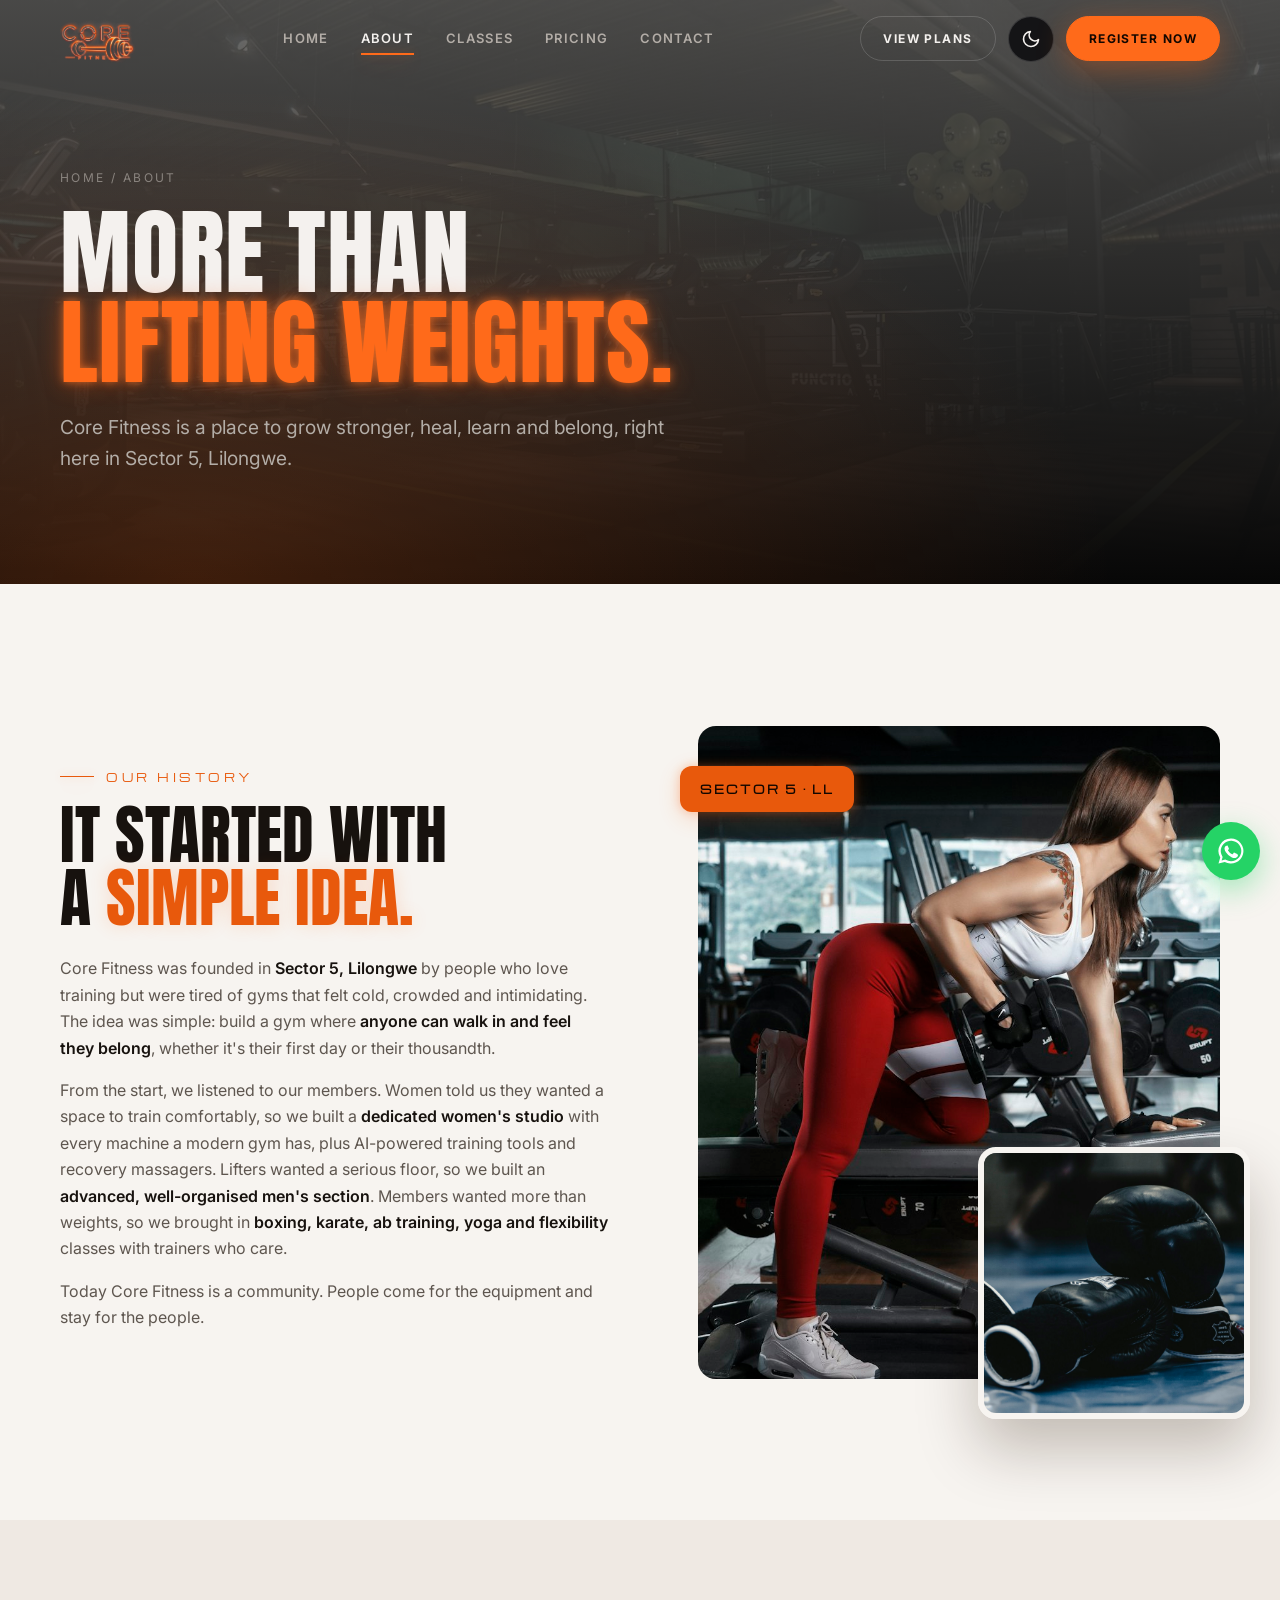
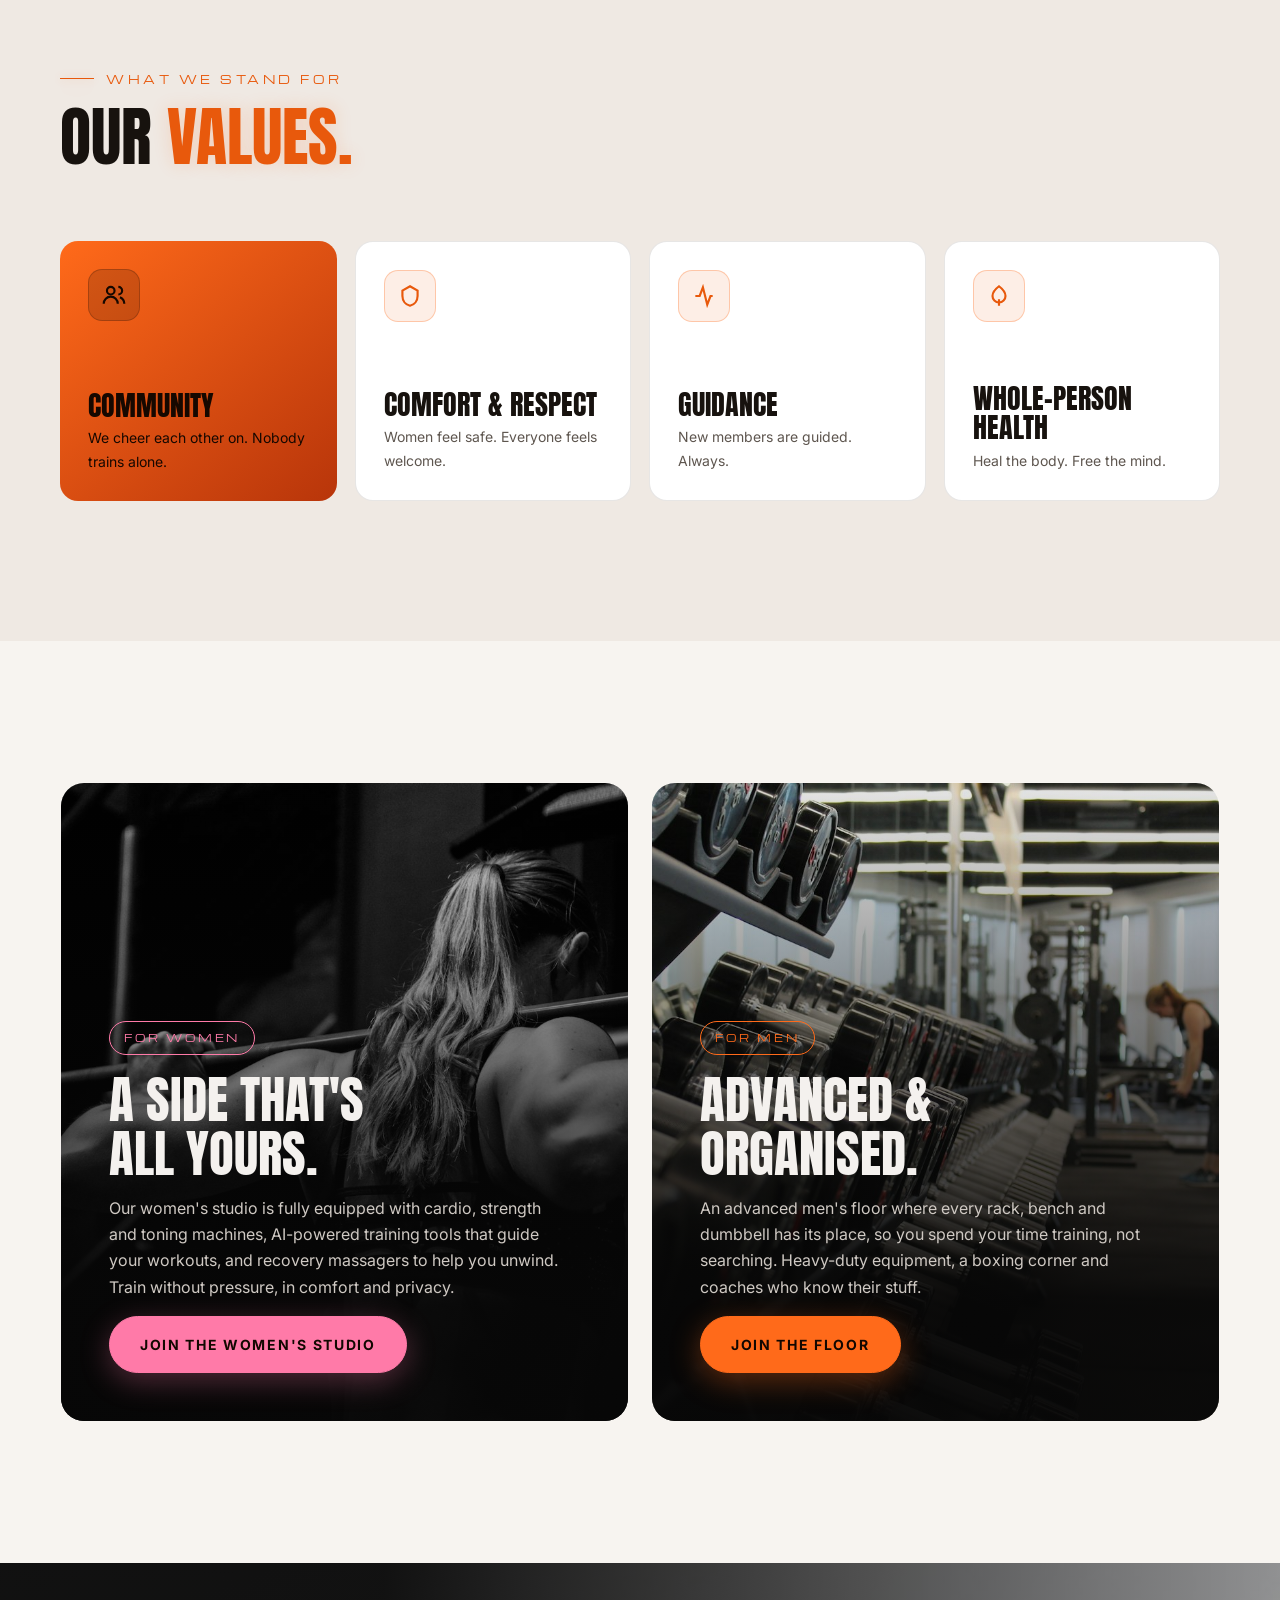
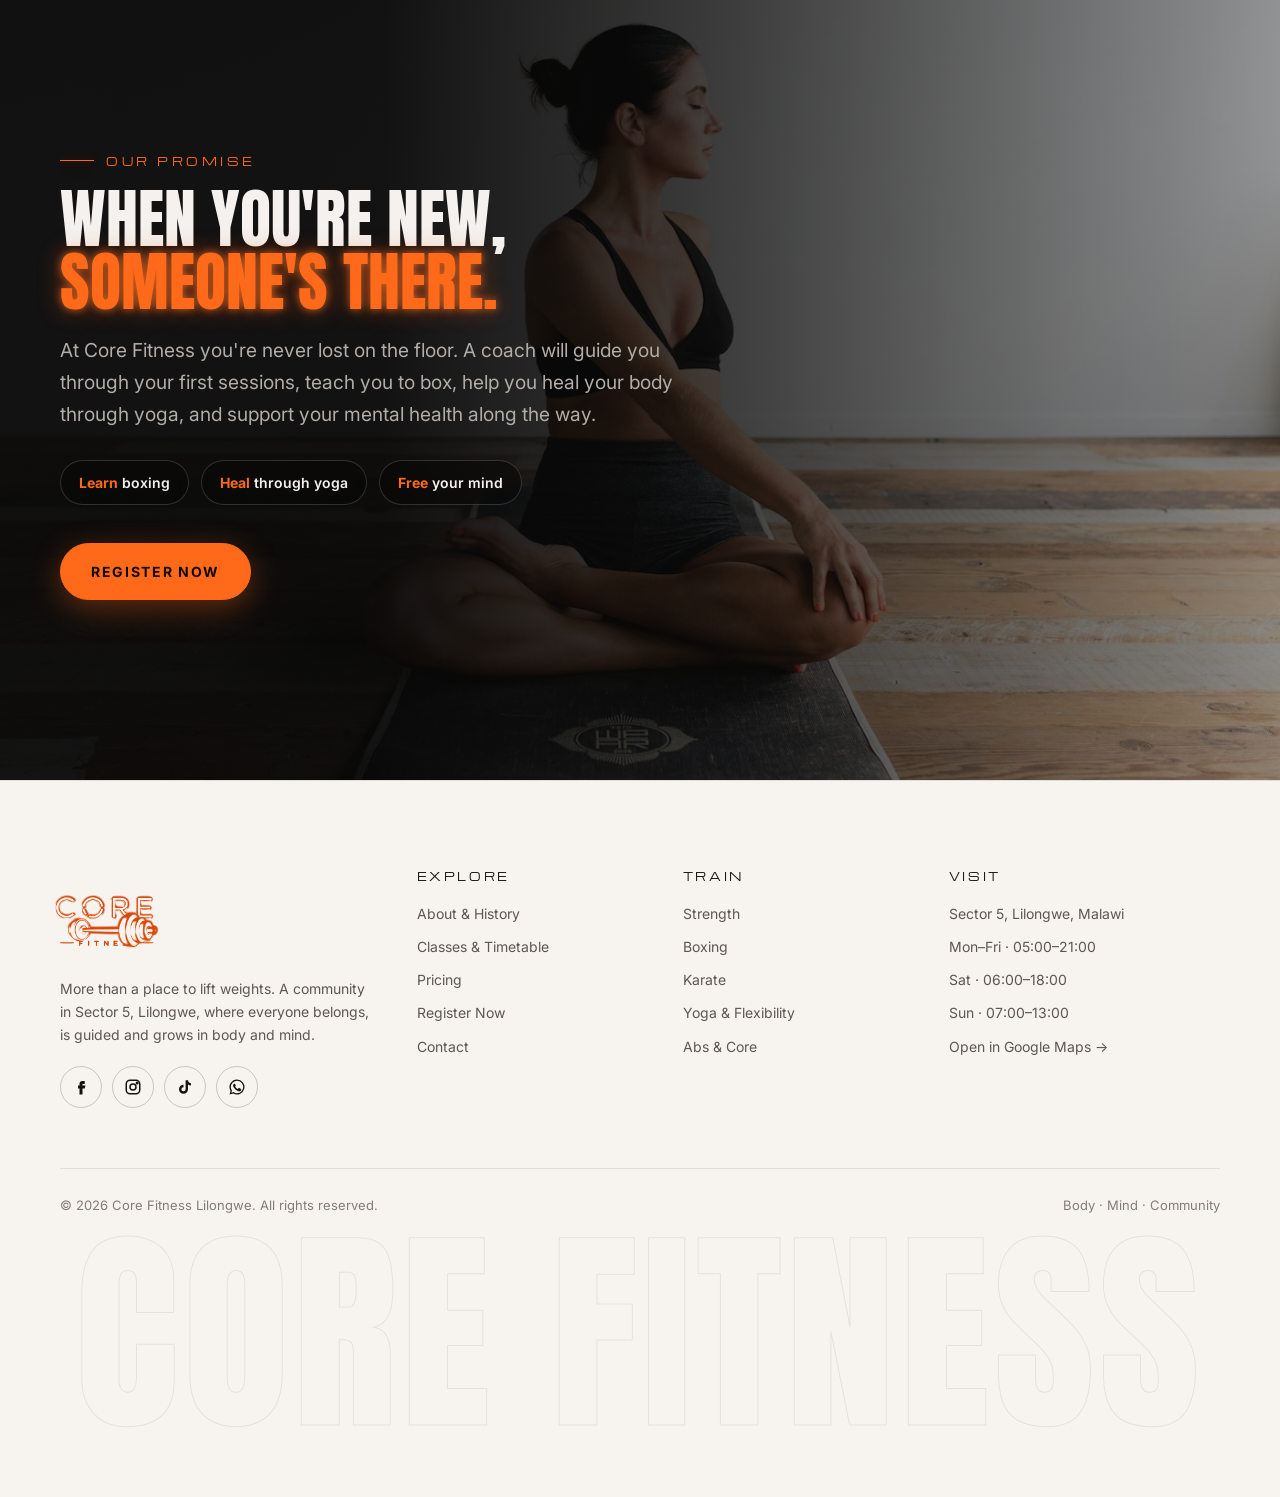
<file: about.html>
<!DOCTYPE html>
<html lang="en">
<head>
  <meta charset="UTF-8" />
  <meta name="viewport" content="width=device-width, initial-scale=1.0" />
  <title>About Us &amp; Our Story | Core Fitness Lilongwe</title>
  <meta name="description" content="The story of Core Fitness, Sector 5, Lilongwe: a gym built as a community, with a dedicated women's studio, an advanced men's floor, and classes that heal body and mind." />
  <meta name="theme-color" content="#070707" />
  <link rel="icon" href="assets/logo.png" />
  <link rel="preconnect" href="https://fonts.googleapis.com" />
  <link rel="preconnect" href="https://fonts.gstatic.com" crossorigin />
  <link href="https://fonts.googleapis.com/css2?family=Anton&family=Inter:wght@400;500;600;700;800&family=Michroma&display=swap" rel="stylesheet" />
  <script>
    (function () {
      var t = null;
      try { t = localStorage.getItem("core-theme"); } catch (e) {}
      if (t !== "light" && t !== "dark") t = window.matchMedia("(prefers-color-scheme: light)").matches ? "light" : "dark";
      document.documentElement.setAttribute("data-theme", t);
    })();
  </script>
  <link rel="stylesheet" href="css/style.css?v=2" />
</head>
<body>
  <!-- ============ HEADER ============ -->
  <header class="site-header">
    <div class="container">
      <a href="index.html" class="brand" aria-label="Core Fitness home"><img class="logo-dark" src="assets/logo.png" alt="Core Fitness" width="367" height="294" /><img class="logo-light" src="assets/logo-light.png" alt="" aria-hidden="true" width="367" height="294" /></a>
      <nav class="nav" aria-label="Main">
        <a href="index.html">Home</a>
        <a href="about.html">About</a>
        <a href="classes.html">Classes</a>
        <a href="pricing.html">Pricing</a>
        <a href="contact.html">Contact</a>
      </nav>
      <div class="header-cta">
        <a href="pricing.html" class="btn btn-ghost">View Plans</a>
        <button class="theme-toggle" type="button" aria-label="Switch to light mode">
          <svg class="i-sun" viewBox="0 0 24 24" fill="none" stroke="currentColor" stroke-width="2" stroke-linecap="round"><circle cx="12" cy="12" r="4.5"/><path d="M12 2v2M12 20v2M4.9 4.9l1.4 1.4M17.7 17.7l1.4 1.4M2 12h2M20 12h2M4.9 19.1l1.4-1.4M17.7 6.3l1.4-1.4"/></svg>
          <svg class="i-moon" viewBox="0 0 24 24" fill="none" stroke="currentColor" stroke-width="2" stroke-linecap="round" stroke-linejoin="round"><path d="M21 12.8A9 9 0 1 1 11.2 3a7 7 0 0 0 9.8 9.8z"/></svg>
        </button>
        <a href="register.html" class="btn btn-primary">Register Now</a>
        <button class="menu-toggle" aria-label="Open menu" aria-expanded="false"><span></span><span></span><span></span></button>
      </div>
    </div>
  </header>
  <div class="mobile-nav" aria-label="Mobile">
    <a class="m-link" href="index.html">Home</a>
    <a class="m-link" href="about.html">About</a>
    <a class="m-link" href="classes.html">Classes</a>
    <a class="m-link" href="pricing.html">Pricing</a>
    <a class="m-link" href="contact.html">Contact</a>
    <a href="register.html" class="btn btn-primary btn-lg">Register Now</a>
  </div>

  <main>
    <section class="page-hero">
      <div class="bg"><img src="assets/img/floor2.jpg" alt="" /></div>
      <div class="container">
        <div class="breadcrumb"><a href="index.html">Home</a> / About</div>
        <h1 class="display">More than<br /><span class="neon">lifting weights.</span></h1>
        <p class="lead" style="margin-top:24px">Core Fitness is a place to grow stronger, heal, learn and belong, right here in Sector 5, Lilongwe.</p>
      </div>
    </section>

    <!-- History: edit with founding year / founder details as needed -->
    <section class="section">
      <div class="container">
        <div class="split">
          <div class="story-copy reveal">
            <span class="eyebrow">Our History</span>
            <h2 class="h2">It started with<br />a <span class="neon">simple idea.</span></h2>
            <p style="margin-top:26px">Core Fitness was founded in <strong>Sector 5, Lilongwe</strong> by people who love training but were tired of gyms that felt cold, crowded and intimidating. The idea was simple: build a gym where <strong>anyone can walk in and feel they belong</strong>, whether it's their first day or their thousandth.</p>
            <p>From the start, we listened to our members. Women told us they wanted a space to train comfortably, so we built a <strong>dedicated women's studio</strong> with every machine a modern gym has, plus AI-powered training tools and recovery massagers. Lifters wanted a serious floor, so we built an <strong>advanced, well-organised men's section</strong>. Members wanted more than weights, so we brought in <strong>boxing, karate, ab training, yoga and flexibility</strong> classes with trainers who care.</p>
            <p>Today Core Fitness is a community. People come for the equipment and stay for the people.</p>
          </div>
          <div class="story-media reveal d1">
            <div class="main"><img src="assets/img/women-row.jpg" alt="Member training in the women's studio" loading="lazy" /></div>
            <div class="float"><img src="assets/img/gloves.jpg" alt="Boxing gloves" loading="lazy" /></div>
            <span class="tag">Sector 5 · LL</span>
          </div>
        </div>
      </div>
    </section>

    <section class="section bg-alt">
      <div class="container">
        <div class="section-head">
          <div>
            <span class="eyebrow">What We Stand For</span>
            <h2 class="h2">Our <span class="neon">values.</span></h2>
          </div>
        </div>
        <div class="bento">
          <div class="tile accent reveal"><div class="icon"><svg viewBox="0 0 24 24" fill="none" stroke="currentColor" stroke-width="2"><circle cx="9" cy="8" r="3.5"/><path d="M2.5 20a6.5 6.5 0 0 1 13 0M16 4.5a3.5 3.5 0 0 1 0 7M21.5 20a6.5 6.5 0 0 0-4-6"/></svg></div><h3>Community</h3><p>We cheer each other on. Nobody trains alone.</p></div>
          <div class="tile plain reveal d1"><div class="icon"><svg viewBox="0 0 24 24" fill="none" stroke="currentColor" stroke-width="2"><path d="M12 3l7 4v5c0 4.5-3 8-7 9-4-1-7-4.5-7-9V7z"/></svg></div><h3>Comfort &amp; Respect</h3><p>Women feel safe. Everyone feels welcome.</p></div>
          <div class="tile plain reveal d2"><div class="icon"><svg viewBox="0 0 24 24" fill="none" stroke="currentColor" stroke-width="2"><path d="M4 12h4l3-8 4 16 3-8h2"/></svg></div><h3>Guidance</h3><p>New members are guided. Always.</p></div>
          <div class="tile plain reveal d3"><div class="icon"><svg viewBox="0 0 24 24" fill="none" stroke="currentColor" stroke-width="2"><path d="M12 3c4 3 6 6 6 9a6 6 0 0 1-12 0c0-3 2-6 6-9z"/><path d="M12 21v-6"/></svg></div><h3>Whole-Person Health</h3><p>Heal the body. Free the mind.</p></div>
        </div>
      </div>
    </section>

    <section class="section">
      <div class="container">
        <div class="zones">
          <article class="zone women reveal">
            <img src="assets/img/women-squat.jpg" alt="Woman training with a barbell" loading="lazy" />
            <span class="zone-label">For Women</span>
            <h3>A side that's<br />all yours.</h3>
            <p>Our women's studio is fully equipped with cardio, strength and toning machines, AI-powered training tools that guide your workouts, and recovery massagers to help you unwind. Train without pressure, in comfort and privacy.</p>
            <div><a href="register.html?plan=womens-studio" class="btn btn-primary">Join the Women's Studio</a></div>
          </article>
          <article class="zone men reveal d1">
            <img src="assets/img/dumbbells.jpg" alt="Rows of dumbbells on the men's floor" loading="lazy" />
            <span class="zone-label">For Men</span>
            <h3>Advanced &amp;<br />organised.</h3>
            <p>An advanced men's floor where every rack, bench and dumbbell has its place, so you spend your time training, not searching. Heavy-duty equipment, a boxing corner and coaches who know their stuff.</p>
            <div><a href="register.html?plan=core" class="btn btn-primary">Join the Floor</a></div>
          </article>
        </div>
      </div>
    </section>

    <section class="feature-band">
      <img src="assets/img/yoga-seated.jpg" alt="Yoga meditation" loading="lazy" />
      <div class="container">
        <div class="content reveal">
          <span class="eyebrow">Our Promise</span>
          <h2 class="h2">When you're new,<br /><span class="neon">someone's there.</span></h2>
          <p class="lead" style="margin-top:22px">At Core Fitness you're never lost on the floor. A coach will guide you through your first sessions, teach you to box, help you heal your body through yoga, and support your mental health along the way.</p>
          <div class="trio"><span><b>Learn</b> boxing</span><span><b>Heal</b> through yoga</span><span><b>Free</b> your mind</span></div>
          <a href="register.html" class="btn btn-primary">Register Now</a>
        </div>
      </div>
    </section>
  </main>

  <!-- ============ FOOTER ============ -->
  <footer class="site-footer">
    <div class="container">
      <div class="footer-grid">
        <div class="footer-brand">
          <img class="logo-dark" src="assets/logo.png" alt="Core Fitness" width="367" height="294" /><img class="logo-light" src="assets/logo-light.png" alt="" aria-hidden="true" width="367" height="294" />
          <p>More than a place to lift weights. A community in Sector 5, Lilongwe, where everyone belongs, is guided and grows in body and mind.</p>
          <div class="socials">
            <a href="#" aria-label="Facebook"><svg viewBox="0 0 24 24" fill="currentColor"><path d="M14 8h3V4h-3a4 4 0 0 0-4 4v2H8v4h2v8h4v-8h3l1-4h-4V8z"/></svg></a>
            <a href="#" aria-label="Instagram"><svg viewBox="0 0 24 24" fill="none" stroke="currentColor" stroke-width="2"><rect x="3" y="3" width="18" height="18" rx="5"/><circle cx="12" cy="12" r="4"/><circle cx="17.5" cy="6.5" r="1" fill="currentColor"/></svg></a>
            <a href="#" aria-label="TikTok"><svg viewBox="0 0 24 24" fill="currentColor"><path d="M16 3c.3 2.3 1.7 3.8 4 4v3c-1.5 0-2.8-.4-4-1.2V15a6 6 0 1 1-6-6v3.2a2.8 2.8 0 1 0 2.8 2.8V3H16z"/></svg></a>
            <a href="#" data-wa aria-label="WhatsApp"><svg viewBox="0 0 24 24" fill="currentColor"><path d="M12 2a10 10 0 0 0-8.6 15.1L2 22l5-1.3A10 10 0 1 0 12 2zm0 18.2a8.2 8.2 0 0 1-4.2-1.2l-.3-.2-3 .8.8-2.9-.2-.3A8.2 8.2 0 1 1 12 20.2zm4.5-6.1c-.2-.1-1.5-.7-1.7-.8s-.4-.1-.6.1-.6.8-.8 1-.3.2-.5.1a6.7 6.7 0 0 1-3.3-2.9c-.3-.4.3-.4.7-1.3.1-.2 0-.3 0-.4l-.8-1.8c-.2-.5-.4-.4-.6-.4h-.5a1 1 0 0 0-.7.3 3 3 0 0 0-.9 2.2 5.1 5.1 0 0 0 1.1 2.7 11.6 11.6 0 0 0 4.5 4c1.7.7 2.3.8 3.2.6a2.7 2.7 0 0 0 1.8-1.3 2.2 2.2 0 0 0 .1-1.3c0-.1-.2-.2-.5-.3z"/></svg></a>
          </div>
        </div>
        <div class="footer-col">
          <h4>Explore</h4>
          <ul>
            <li><a href="about.html">About &amp; History</a></li>
            <li><a href="classes.html">Classes &amp; Timetable</a></li>
            <li><a href="pricing.html">Pricing</a></li>
            <li><a href="register.html">Register Now</a></li>
            <li><a href="contact.html">Contact</a></li>
          </ul>
        </div>
        <div class="footer-col">
          <h4>Train</h4>
          <ul>
            <li><a href="classes.html#strength">Strength</a></li>
            <li><a href="classes.html#boxing">Boxing</a></li>
            <li><a href="classes.html#karate">Karate</a></li>
            <li><a href="classes.html#yoga">Yoga &amp; Flexibility</a></li>
            <li><a href="classes.html#abs">Abs &amp; Core</a></li>
          </ul>
        </div>
        <div class="footer-col">
          <h4>Visit</h4>
          <ul>
            <li>Sector 5, Lilongwe, Malawi</li>
            <li>Mon–Fri · 05:00–21:00</li>
            <li>Sat · 06:00–18:00</li>
            <li>Sun · 07:00–13:00</li>
            <li><a href="https://maps.app.goo.gl/kBZZqsouo9vo6uV37" target="_blank" rel="noopener">Open in Google Maps →</a></li>
          </ul>
        </div>
      </div>
      <div class="footer-bottom">
        <span>© <span data-year></span> Core Fitness Lilongwe. All rights reserved.</span>
        <span>Body · Mind · Community</span>
      </div>
      <div class="footer-giant" aria-hidden="true">CORE FITNESS</div>
    </div>
  </footer>

  <a href="#" data-wa class="wa-float" aria-label="Chat with us on WhatsApp"><svg viewBox="0 0 24 24" fill="currentColor"><path d="M12 2a10 10 0 0 0-8.6 15.1L2 22l5-1.3A10 10 0 1 0 12 2zm0 18.2a8.2 8.2 0 0 1-4.2-1.2l-.3-.2-3 .8.8-2.9-.2-.3A8.2 8.2 0 1 1 12 20.2zm4.5-6.1c-.2-.1-1.5-.7-1.7-.8s-.4-.1-.6.1-.6.8-.8 1-.3.2-.5.1a6.7 6.7 0 0 1-3.3-2.9c-.3-.4.3-.4.7-1.3.1-.2 0-.3 0-.4l-.8-1.8c-.2-.5-.4-.4-.6-.4h-.5a1 1 0 0 0-.7.3 3 3 0 0 0-.9 2.2 5.1 5.1 0 0 0 1.1 2.7 11.6 11.6 0 0 0 4.5 4c1.7.7 2.3.8 3.2.6a2.7 2.7 0 0 0 1.8-1.3 2.2 2.2 0 0 0 .1-1.3c0-.1-.2-.2-.5-.3z"/></svg></a>

  <script src="js/main.js?v=2"></script>
</body>
</html>
</file>
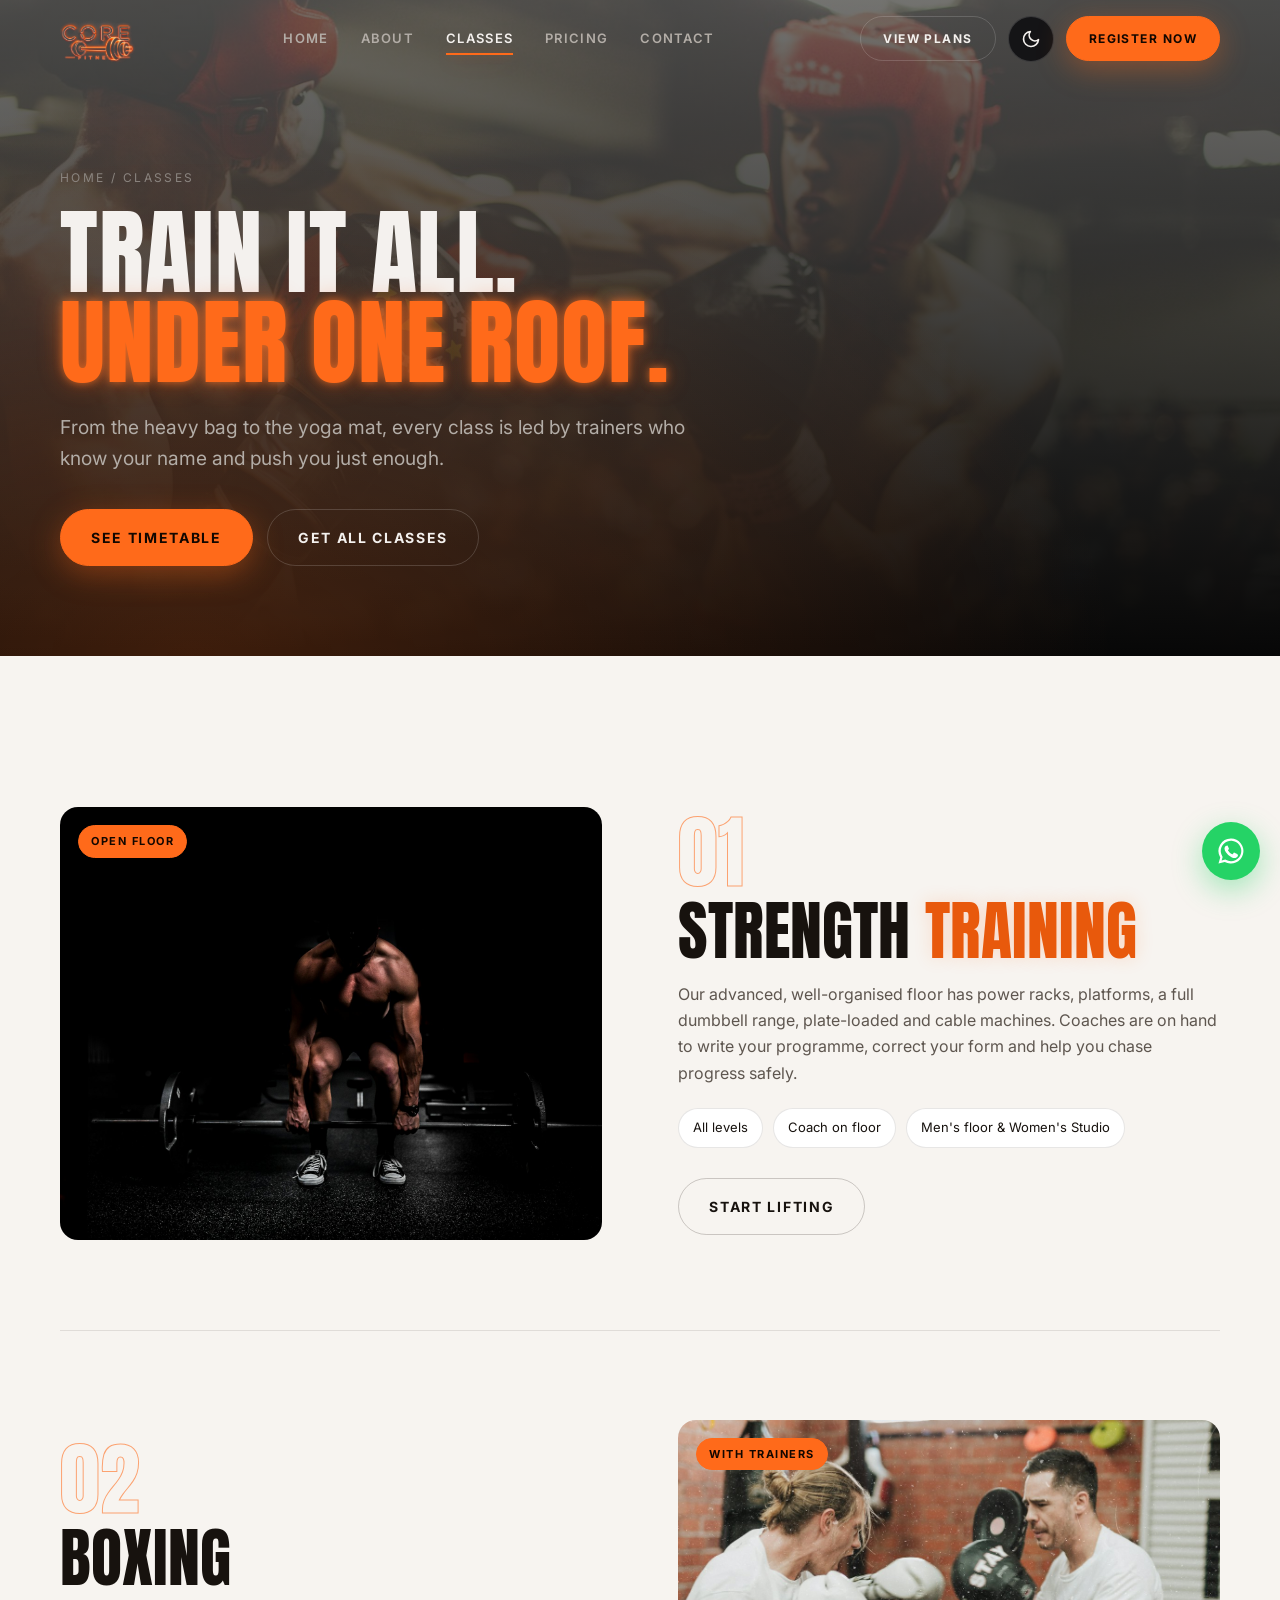
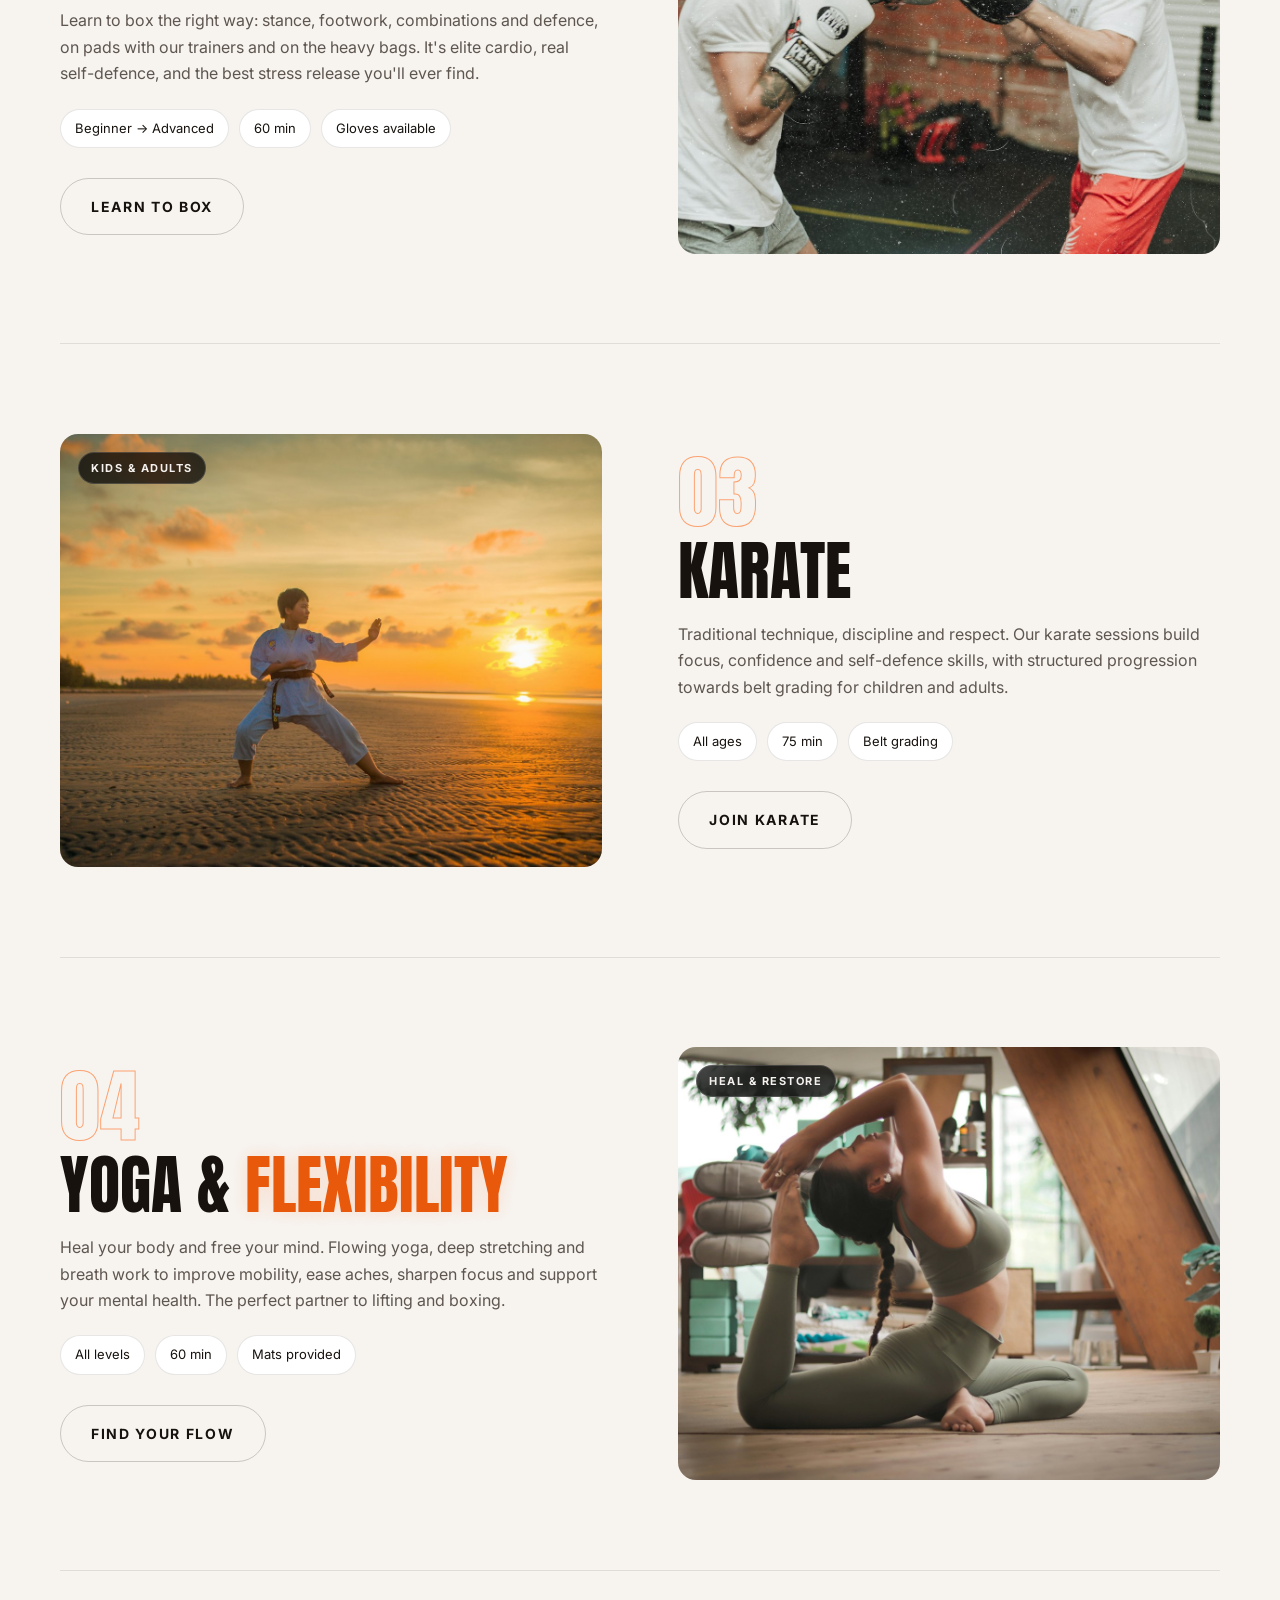
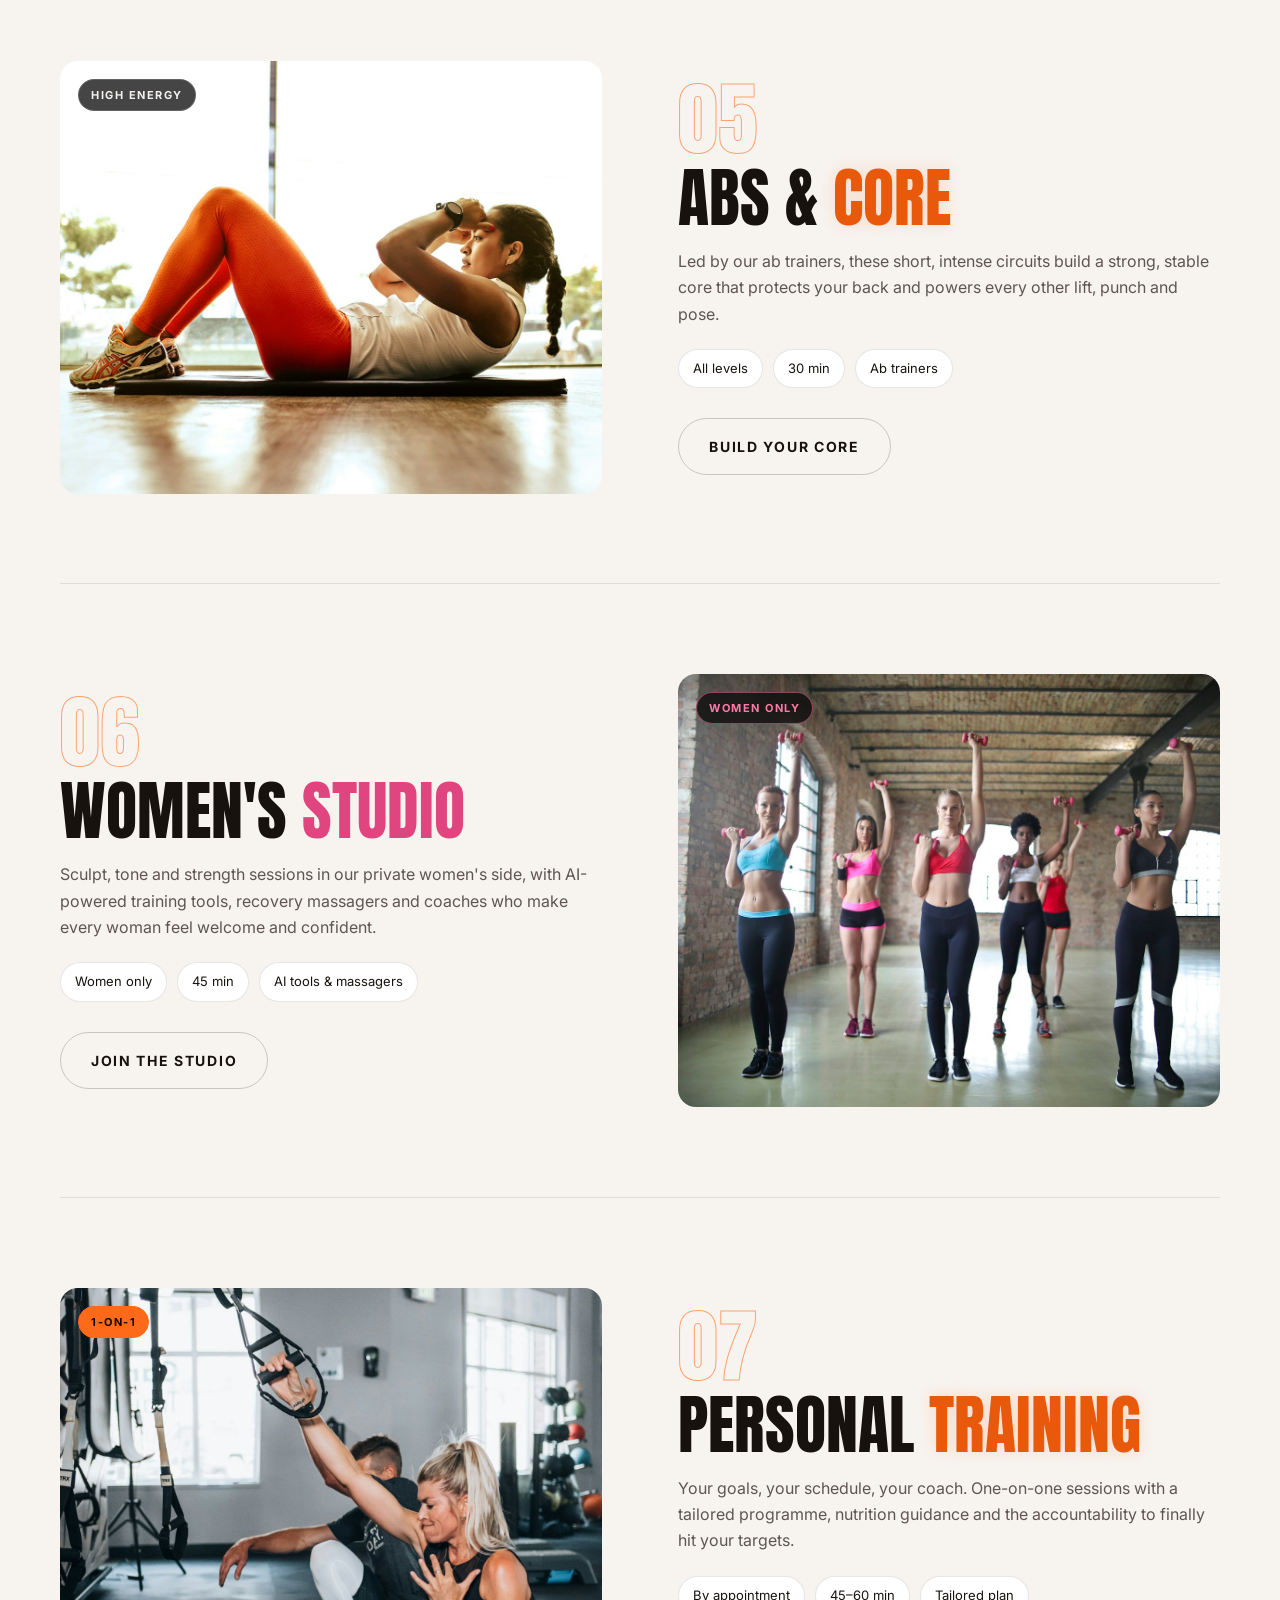
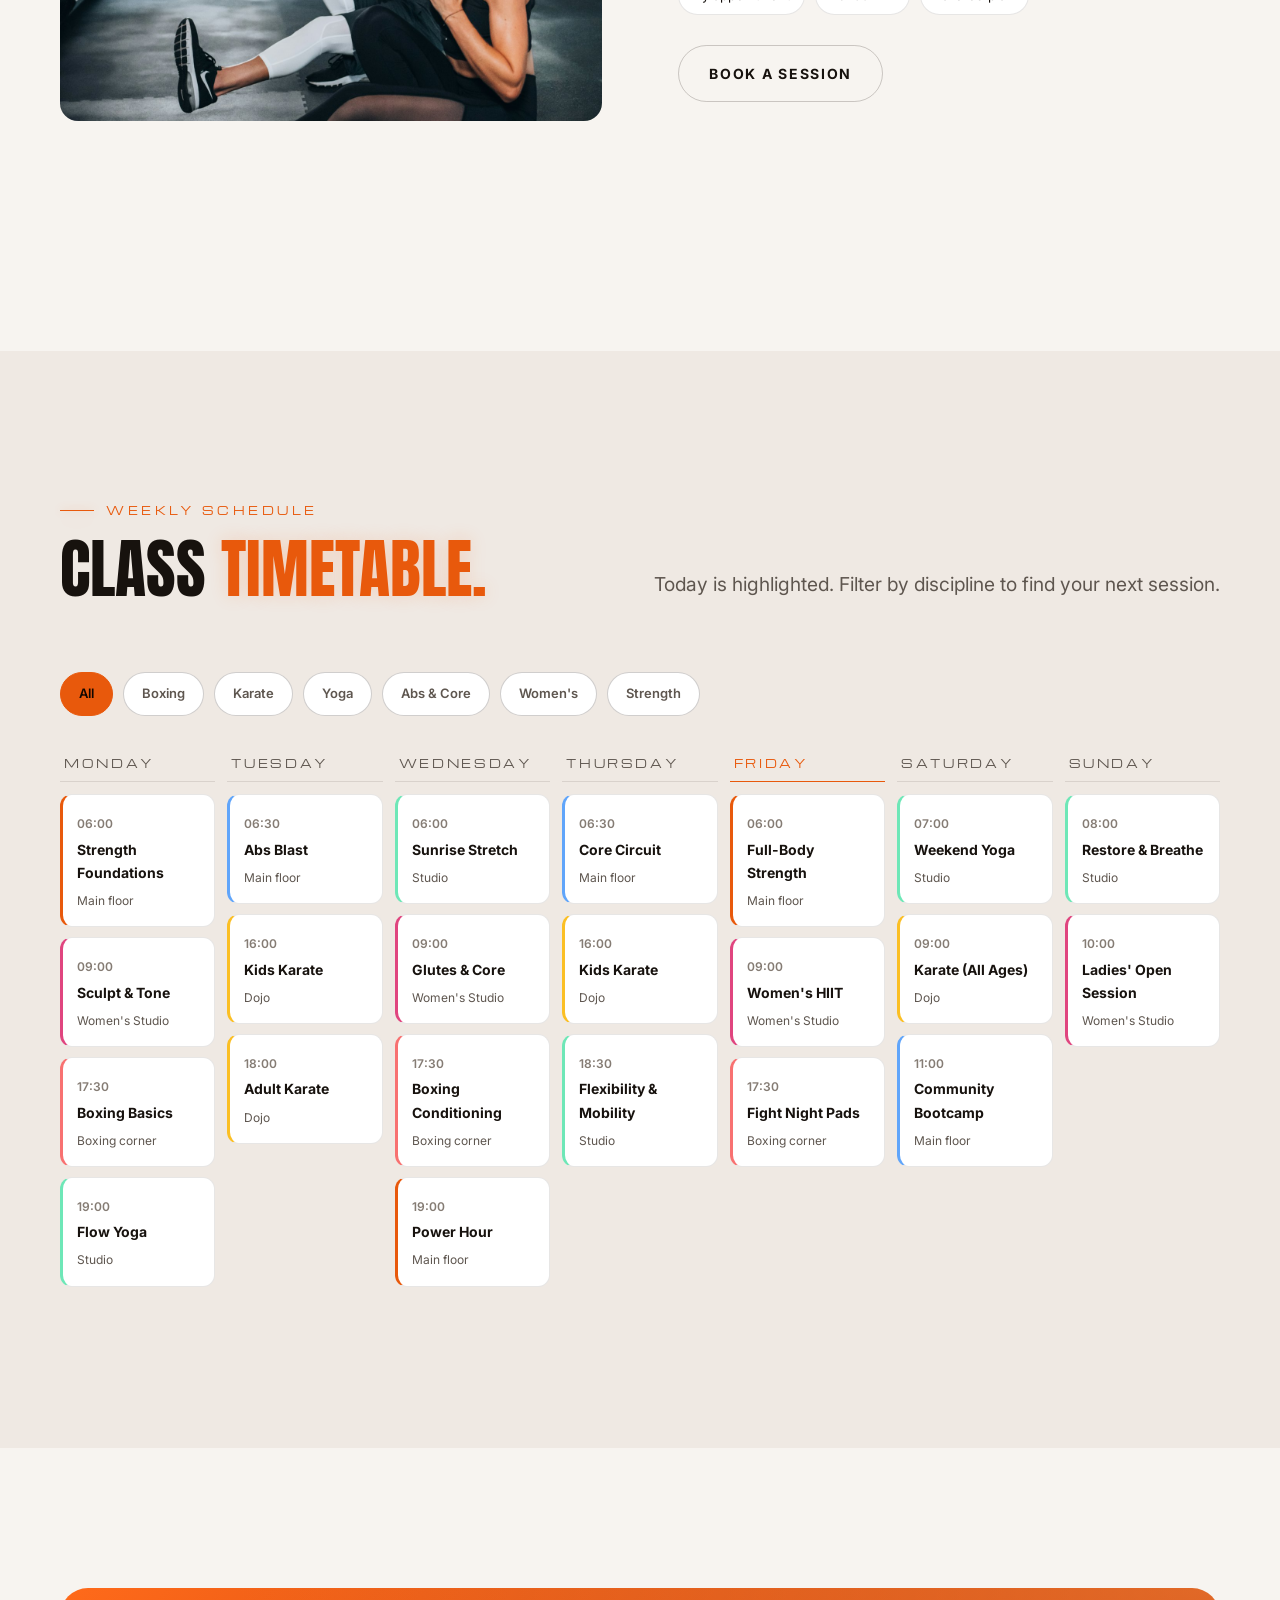
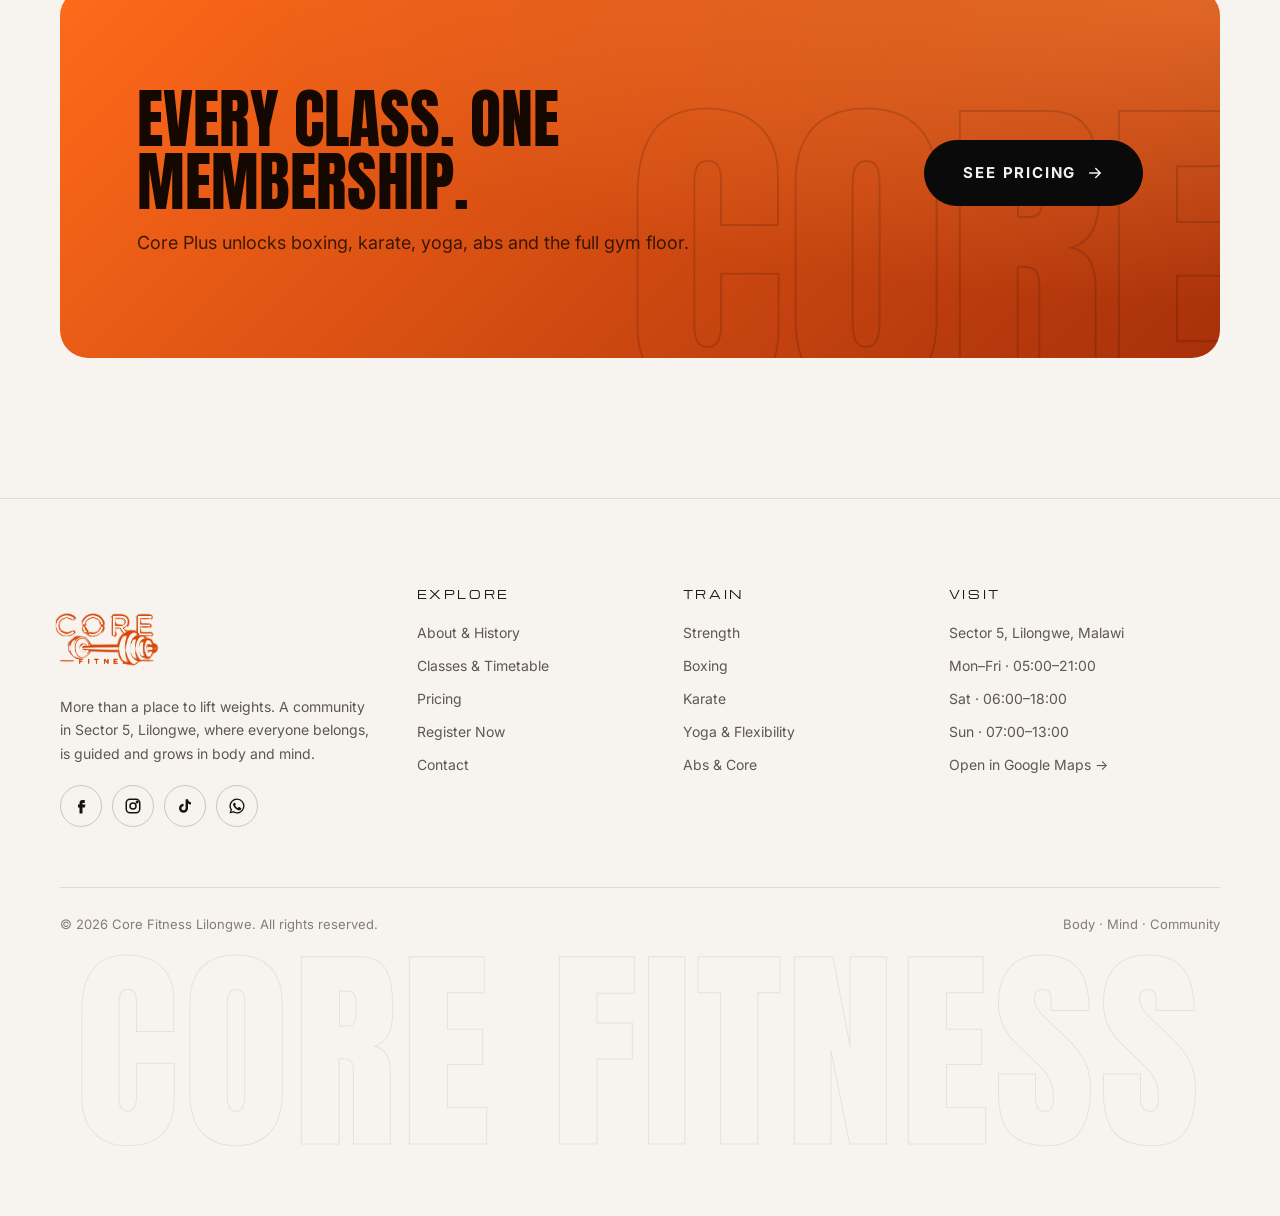
<file: classes.html>
<!DOCTYPE html>
<html lang="en">
<head>
  <meta charset="UTF-8" />
  <meta name="viewport" content="width=device-width, initial-scale=1.0" />
  <title>Classes &amp; Timetable | Core Fitness Lilongwe</title>
  <meta name="description" content="Boxing, karate, yoga, flexibility, abs and strength classes at Core Fitness, Sector 5, Lilongwe. See the weekly timetable." />
  <meta name="theme-color" content="#070707" />
  <link rel="icon" href="assets/logo.png" />
  <link rel="preconnect" href="https://fonts.googleapis.com" />
  <link rel="preconnect" href="https://fonts.gstatic.com" crossorigin />
  <link href="https://fonts.googleapis.com/css2?family=Anton&family=Inter:wght@400;500;600;700;800&family=Michroma&display=swap" rel="stylesheet" />
  <script>
    (function () {
      var t = null;
      try { t = localStorage.getItem("core-theme"); } catch (e) {}
      if (t !== "light" && t !== "dark") t = window.matchMedia("(prefers-color-scheme: light)").matches ? "light" : "dark";
      document.documentElement.setAttribute("data-theme", t);
    })();
  </script>
  <link rel="stylesheet" href="css/style.css?v=2" />
</head>
<body>
  <!-- ============ HEADER ============ -->
  <header class="site-header">
    <div class="container">
      <a href="index.html" class="brand" aria-label="Core Fitness home"><img class="logo-dark" src="assets/logo.png" alt="Core Fitness" width="367" height="294" /><img class="logo-light" src="assets/logo-light.png" alt="" aria-hidden="true" width="367" height="294" /></a>
      <nav class="nav" aria-label="Main">
        <a href="index.html">Home</a>
        <a href="about.html">About</a>
        <a href="classes.html">Classes</a>
        <a href="pricing.html">Pricing</a>
        <a href="contact.html">Contact</a>
      </nav>
      <div class="header-cta">
        <a href="pricing.html" class="btn btn-ghost">View Plans</a>
        <button class="theme-toggle" type="button" aria-label="Switch to light mode">
          <svg class="i-sun" viewBox="0 0 24 24" fill="none" stroke="currentColor" stroke-width="2" stroke-linecap="round"><circle cx="12" cy="12" r="4.5"/><path d="M12 2v2M12 20v2M4.9 4.9l1.4 1.4M17.7 17.7l1.4 1.4M2 12h2M20 12h2M4.9 19.1l1.4-1.4M17.7 6.3l1.4-1.4"/></svg>
          <svg class="i-moon" viewBox="0 0 24 24" fill="none" stroke="currentColor" stroke-width="2" stroke-linecap="round" stroke-linejoin="round"><path d="M21 12.8A9 9 0 1 1 11.2 3a7 7 0 0 0 9.8 9.8z"/></svg>
        </button>
        <a href="register.html" class="btn btn-primary">Register Now</a>
        <button class="menu-toggle" aria-label="Open menu" aria-expanded="false"><span></span><span></span><span></span></button>
      </div>
    </div>
  </header>
  <div class="mobile-nav" aria-label="Mobile">
    <a class="m-link" href="index.html">Home</a>
    <a class="m-link" href="about.html">About</a>
    <a class="m-link" href="classes.html">Classes</a>
    <a class="m-link" href="pricing.html">Pricing</a>
    <a class="m-link" href="contact.html">Contact</a>
    <a href="register.html" class="btn btn-primary btn-lg">Register Now</a>
  </div>

  <main>
    <section class="page-hero">
      <div class="bg"><img src="assets/img/boxing-ring.jpg" alt="" /></div>
      <div class="container">
        <div class="breadcrumb"><a href="index.html">Home</a> / Classes</div>
        <h1 class="display">Train it all.<br /><span class="neon">Under one roof.</span></h1>
        <p class="lead" style="margin-top:24px">From the heavy bag to the yoga mat, every class is led by trainers who know your name and push you just enough.</p>
        <div class="hero-actions" style="opacity:1;animation:none;margin-top:34px">
          <a href="#timetable" class="btn btn-primary">See Timetable</a>
          <a href="register.html?plan=core-plus" class="btn btn-ghost">Get All Classes</a>
        </div>
      </div>
    </section>

    <section class="section" style="padding-top:clamp(30px,5vw,60px)">
      <div class="container">
        <article class="class-row" id="strength">
          <div class="class-media reveal"><img src="assets/img/deadlift.jpg" alt="Strength training" loading="lazy" /><span class="chip hot">Open floor</span></div>
          <div class="class-copy reveal d1">
            <div class="num">01</div>
            <h2 class="h2">Strength <span class="neon">Training</span></h2>
            <p>Our advanced, well-organised floor has power racks, platforms, a full dumbbell range, plate-loaded and cable machines. Coaches are on hand to write your programme, correct your form and help you chase progress safely.</p>
            <div class="meta-list"><span>All levels</span><span>Coach on floor</span><span>Men's floor &amp; Women's Studio</span></div>
            <a href="register.html?plan=core" class="btn btn-ghost">Start Lifting</a>
          </div>
        </article>

        <article class="class-row" id="boxing">
          <div class="class-media reveal"><img src="assets/img/boxing-pads.jpg" alt="Boxing class" loading="lazy" /><span class="chip hot">With trainers</span></div>
          <div class="class-copy reveal d1">
            <div class="num">02</div>
            <h2 class="h2">Boxing</h2>
            <p>Learn to box the right way: stance, footwork, combinations and defence, on pads with our trainers and on the heavy bags. It's elite cardio, real self-defence, and the best stress release you'll ever find.</p>
            <div class="meta-list"><span>Beginner → Advanced</span><span>60 min</span><span>Gloves available</span></div>
            <a href="register.html?plan=core-plus" class="btn btn-ghost">Learn to Box</a>
          </div>
        </article>

        <article class="class-row" id="karate">
          <div class="class-media reveal"><img src="assets/img/karate.jpg" alt="Karate class" loading="lazy" /><span class="chip">Kids &amp; adults</span></div>
          <div class="class-copy reveal d1">
            <div class="num">03</div>
            <h2 class="h2">Karate</h2>
            <p>Traditional technique, discipline and respect. Our karate sessions build focus, confidence and self-defence skills, with structured progression towards belt grading for children and adults.</p>
            <div class="meta-list"><span>All ages</span><span>75 min</span><span>Belt grading</span></div>
            <a href="register.html?plan=core-plus" class="btn btn-ghost">Join Karate</a>
          </div>
        </article>

        <article class="class-row" id="yoga">
          <div class="class-media reveal"><img src="assets/img/yoga-stretch.jpg" alt="Yoga and flexibility class" loading="lazy" /><span class="chip">Heal &amp; restore</span></div>
          <div class="class-copy reveal d1">
            <div class="num">04</div>
            <h2 class="h2">Yoga &amp; <span class="neon">Flexibility</span></h2>
            <p>Heal your body and free your mind. Flowing yoga, deep stretching and breath work to improve mobility, ease aches, sharpen focus and support your mental health. The perfect partner to lifting and boxing.</p>
            <div class="meta-list"><span>All levels</span><span>60 min</span><span>Mats provided</span></div>
            <a href="register.html?plan=core-plus" class="btn btn-ghost">Find Your Flow</a>
          </div>
        </article>

        <article class="class-row" id="abs">
          <div class="class-media reveal"><img src="assets/img/abs.jpg" alt="Abs and core class" loading="lazy" /><span class="chip">High energy</span></div>
          <div class="class-copy reveal d1">
            <div class="num">05</div>
            <h2 class="h2">Abs &amp; <span class="neon">Core</span></h2>
            <p>Led by our ab trainers, these short, intense circuits build a strong, stable core that protects your back and powers every other lift, punch and pose.</p>
            <div class="meta-list"><span>All levels</span><span>30 min</span><span>Ab trainers</span></div>
            <a href="register.html?plan=core-plus" class="btn btn-ghost">Build Your Core</a>
          </div>
        </article>

        <article class="class-row" id="women">
          <div class="class-media reveal"><img src="assets/img/women-group.jpg" alt="Women's group fitness class" loading="lazy" /><span class="chip rose">Women only</span></div>
          <div class="class-copy reveal d1">
            <div class="num">06</div>
            <h2 class="h2">Women's <span style="color:var(--rose)">Studio</span></h2>
            <p>Sculpt, tone and strength sessions in our private women's side, with AI-powered training tools, recovery massagers and coaches who make every woman feel welcome and confident.</p>
            <div class="meta-list"><span>Women only</span><span>45 min</span><span>AI tools &amp; massagers</span></div>
            <a href="register.html?plan=womens-studio" class="btn btn-ghost">Join the Studio</a>
          </div>
        </article>

        <article class="class-row" id="personal">
          <div class="class-media reveal"><img src="assets/img/trainer.jpg" alt="Personal training" loading="lazy" /><span class="chip hot">1-on-1</span></div>
          <div class="class-copy reveal d1">
            <div class="num">07</div>
            <h2 class="h2">Personal <span class="neon">Training</span></h2>
            <p>Your goals, your schedule, your coach. One-on-one sessions with a tailored programme, nutrition guidance and the accountability to finally hit your targets.</p>
            <div class="meta-list"><span>By appointment</span><span>45–60 min</span><span>Tailored plan</span></div>
            <a href="#" data-wa="Hi Core Fitness, I'd like to book a personal training session." class="btn btn-ghost">Book a Session</a>
          </div>
        </article>
      </div>
    </section>

    <!-- ============ TIMETABLE ============ -->
    <!-- NOTE: sample schedule. Update times to match the real timetable. -->
    <section class="section bg-alt" id="timetable">
      <div class="container">
        <div class="section-head">
          <div>
            <span class="eyebrow">Weekly Schedule</span>
            <h2 class="h2">Class <span class="neon">timetable.</span></h2>
          </div>
          <p class="lead">Today is highlighted. Filter by discipline to find your next session.</p>
        </div>
        <div class="filters">
          <button class="filter-btn active" data-filter="all">All</button>
          <button class="filter-btn" data-filter="boxing">Boxing</button>
          <button class="filter-btn" data-filter="karate">Karate</button>
          <button class="filter-btn" data-filter="yoga">Yoga</button>
          <button class="filter-btn" data-filter="core">Abs &amp; Core</button>
          <button class="filter-btn" data-filter="women">Women's</button>
          <button class="filter-btn" data-filter="strength">Strength</button>
        </div>
        <div class="timetable">
          <div class="tt-day" data-day="mon"><h4>Monday</h4>
            <div class="tt-class" data-type="strength"><time>06:00</time><b>Strength Foundations</b><small>Main floor</small></div>
            <div class="tt-class" data-type="women"><time>09:00</time><b>Sculpt &amp; Tone</b><small>Women's Studio</small></div>
            <div class="tt-class" data-type="boxing"><time>17:30</time><b>Boxing Basics</b><small>Boxing corner</small></div>
            <div class="tt-class" data-type="yoga"><time>19:00</time><b>Flow Yoga</b><small>Studio</small></div>
          </div>
          <div class="tt-day" data-day="tue"><h4>Tuesday</h4>
            <div class="tt-class" data-type="core"><time>06:30</time><b>Abs Blast</b><small>Main floor</small></div>
            <div class="tt-class" data-type="karate"><time>16:00</time><b>Kids Karate</b><small>Dojo</small></div>
            <div class="tt-class" data-type="karate"><time>18:00</time><b>Adult Karate</b><small>Dojo</small></div>
          </div>
          <div class="tt-day" data-day="wed"><h4>Wednesday</h4>
            <div class="tt-class" data-type="yoga"><time>06:00</time><b>Sunrise Stretch</b><small>Studio</small></div>
            <div class="tt-class" data-type="women"><time>09:00</time><b>Glutes &amp; Core</b><small>Women's Studio</small></div>
            <div class="tt-class" data-type="boxing"><time>17:30</time><b>Boxing Conditioning</b><small>Boxing corner</small></div>
            <div class="tt-class" data-type="strength"><time>19:00</time><b>Power Hour</b><small>Main floor</small></div>
          </div>
          <div class="tt-day" data-day="thu"><h4>Thursday</h4>
            <div class="tt-class" data-type="core"><time>06:30</time><b>Core Circuit</b><small>Main floor</small></div>
            <div class="tt-class" data-type="karate"><time>16:00</time><b>Kids Karate</b><small>Dojo</small></div>
            <div class="tt-class" data-type="yoga"><time>18:30</time><b>Flexibility &amp; Mobility</b><small>Studio</small></div>
          </div>
          <div class="tt-day" data-day="fri"><h4>Friday</h4>
            <div class="tt-class" data-type="strength"><time>06:00</time><b>Full-Body Strength</b><small>Main floor</small></div>
            <div class="tt-class" data-type="women"><time>09:00</time><b>Women's HIIT</b><small>Women's Studio</small></div>
            <div class="tt-class" data-type="boxing"><time>17:30</time><b>Fight Night Pads</b><small>Boxing corner</small></div>
          </div>
          <div class="tt-day" data-day="sat"><h4>Saturday</h4>
            <div class="tt-class" data-type="yoga"><time>07:00</time><b>Weekend Yoga</b><small>Studio</small></div>
            <div class="tt-class" data-type="karate"><time>09:00</time><b>Karate (All Ages)</b><small>Dojo</small></div>
            <div class="tt-class" data-type="core"><time>11:00</time><b>Community Bootcamp</b><small>Main floor</small></div>
          </div>
          <div class="tt-day" data-day="sun"><h4>Sunday</h4>
            <div class="tt-class" data-type="yoga"><time>08:00</time><b>Restore &amp; Breathe</b><small>Studio</small></div>
            <div class="tt-class" data-type="women"><time>10:00</time><b>Ladies' Open Session</b><small>Women's Studio</small></div>
          </div>
        </div>
      </div>
    </section>

    <section class="section">
      <div class="container">
        <div class="cta-band reveal">
          <div>
            <h2 class="h2">Every class. One membership.</h2>
            <p>Core Plus unlocks boxing, karate, yoga, abs and the full gym floor.</p>
          </div>
          <a href="pricing.html" class="btn btn-dark btn-lg">See Pricing <svg viewBox="0 0 24 24" fill="none" stroke="currentColor" stroke-width="2" stroke-linecap="round" stroke-linejoin="round"><path d="M5 12h14M13 6l6 6-6 6"/></svg></a>
        </div>
      </div>
    </section>
  </main>

  <!-- ============ FOOTER ============ -->
  <footer class="site-footer">
    <div class="container">
      <div class="footer-grid">
        <div class="footer-brand">
          <img class="logo-dark" src="assets/logo.png" alt="Core Fitness" width="367" height="294" /><img class="logo-light" src="assets/logo-light.png" alt="" aria-hidden="true" width="367" height="294" />
          <p>More than a place to lift weights. A community in Sector 5, Lilongwe, where everyone belongs, is guided and grows in body and mind.</p>
          <div class="socials">
            <a href="#" aria-label="Facebook"><svg viewBox="0 0 24 24" fill="currentColor"><path d="M14 8h3V4h-3a4 4 0 0 0-4 4v2H8v4h2v8h4v-8h3l1-4h-4V8z"/></svg></a>
            <a href="#" aria-label="Instagram"><svg viewBox="0 0 24 24" fill="none" stroke="currentColor" stroke-width="2"><rect x="3" y="3" width="18" height="18" rx="5"/><circle cx="12" cy="12" r="4"/><circle cx="17.5" cy="6.5" r="1" fill="currentColor"/></svg></a>
            <a href="#" aria-label="TikTok"><svg viewBox="0 0 24 24" fill="currentColor"><path d="M16 3c.3 2.3 1.7 3.8 4 4v3c-1.5 0-2.8-.4-4-1.2V15a6 6 0 1 1-6-6v3.2a2.8 2.8 0 1 0 2.8 2.8V3H16z"/></svg></a>
            <a href="#" data-wa aria-label="WhatsApp"><svg viewBox="0 0 24 24" fill="currentColor"><path d="M12 2a10 10 0 0 0-8.6 15.1L2 22l5-1.3A10 10 0 1 0 12 2zm0 18.2a8.2 8.2 0 0 1-4.2-1.2l-.3-.2-3 .8.8-2.9-.2-.3A8.2 8.2 0 1 1 12 20.2zm4.5-6.1c-.2-.1-1.5-.7-1.7-.8s-.4-.1-.6.1-.6.8-.8 1-.3.2-.5.1a6.7 6.7 0 0 1-3.3-2.9c-.3-.4.3-.4.7-1.3.1-.2 0-.3 0-.4l-.8-1.8c-.2-.5-.4-.4-.6-.4h-.5a1 1 0 0 0-.7.3 3 3 0 0 0-.9 2.2 5.1 5.1 0 0 0 1.1 2.7 11.6 11.6 0 0 0 4.5 4c1.7.7 2.3.8 3.2.6a2.7 2.7 0 0 0 1.8-1.3 2.2 2.2 0 0 0 .1-1.3c0-.1-.2-.2-.5-.3z"/></svg></a>
          </div>
        </div>
        <div class="footer-col">
          <h4>Explore</h4>
          <ul>
            <li><a href="about.html">About &amp; History</a></li>
            <li><a href="classes.html">Classes &amp; Timetable</a></li>
            <li><a href="pricing.html">Pricing</a></li>
            <li><a href="register.html">Register Now</a></li>
            <li><a href="contact.html">Contact</a></li>
          </ul>
        </div>
        <div class="footer-col">
          <h4>Train</h4>
          <ul>
            <li><a href="classes.html#strength">Strength</a></li>
            <li><a href="classes.html#boxing">Boxing</a></li>
            <li><a href="classes.html#karate">Karate</a></li>
            <li><a href="classes.html#yoga">Yoga &amp; Flexibility</a></li>
            <li><a href="classes.html#abs">Abs &amp; Core</a></li>
          </ul>
        </div>
        <div class="footer-col">
          <h4>Visit</h4>
          <ul>
            <li>Sector 5, Lilongwe, Malawi</li>
            <li>Mon–Fri · 05:00–21:00</li>
            <li>Sat · 06:00–18:00</li>
            <li>Sun · 07:00–13:00</li>
            <li><a href="https://maps.app.goo.gl/kBZZqsouo9vo6uV37" target="_blank" rel="noopener">Open in Google Maps →</a></li>
          </ul>
        </div>
      </div>
      <div class="footer-bottom">
        <span>© <span data-year></span> Core Fitness Lilongwe. All rights reserved.</span>
        <span>Body · Mind · Community</span>
      </div>
      <div class="footer-giant" aria-hidden="true">CORE FITNESS</div>
    </div>
  </footer>

  <a href="#" data-wa class="wa-float" aria-label="Chat with us on WhatsApp"><svg viewBox="0 0 24 24" fill="currentColor"><path d="M12 2a10 10 0 0 0-8.6 15.1L2 22l5-1.3A10 10 0 1 0 12 2zm0 18.2a8.2 8.2 0 0 1-4.2-1.2l-.3-.2-3 .8.8-2.9-.2-.3A8.2 8.2 0 1 1 12 20.2zm4.5-6.1c-.2-.1-1.5-.7-1.7-.8s-.4-.1-.6.1-.6.8-.8 1-.3.2-.5.1a6.7 6.7 0 0 1-3.3-2.9c-.3-.4.3-.4.7-1.3.1-.2 0-.3 0-.4l-.8-1.8c-.2-.5-.4-.4-.6-.4h-.5a1 1 0 0 0-.7.3 3 3 0 0 0-.9 2.2 5.1 5.1 0 0 0 1.1 2.7 11.6 11.6 0 0 0 4.5 4c1.7.7 2.3.8 3.2.6a2.7 2.7 0 0 0 1.8-1.3 2.2 2.2 0 0 0 .1-1.3c0-.1-.2-.2-.5-.3z"/></svg></a>

  <script src="js/main.js?v=2"></script>
</body>
</html>
</file>
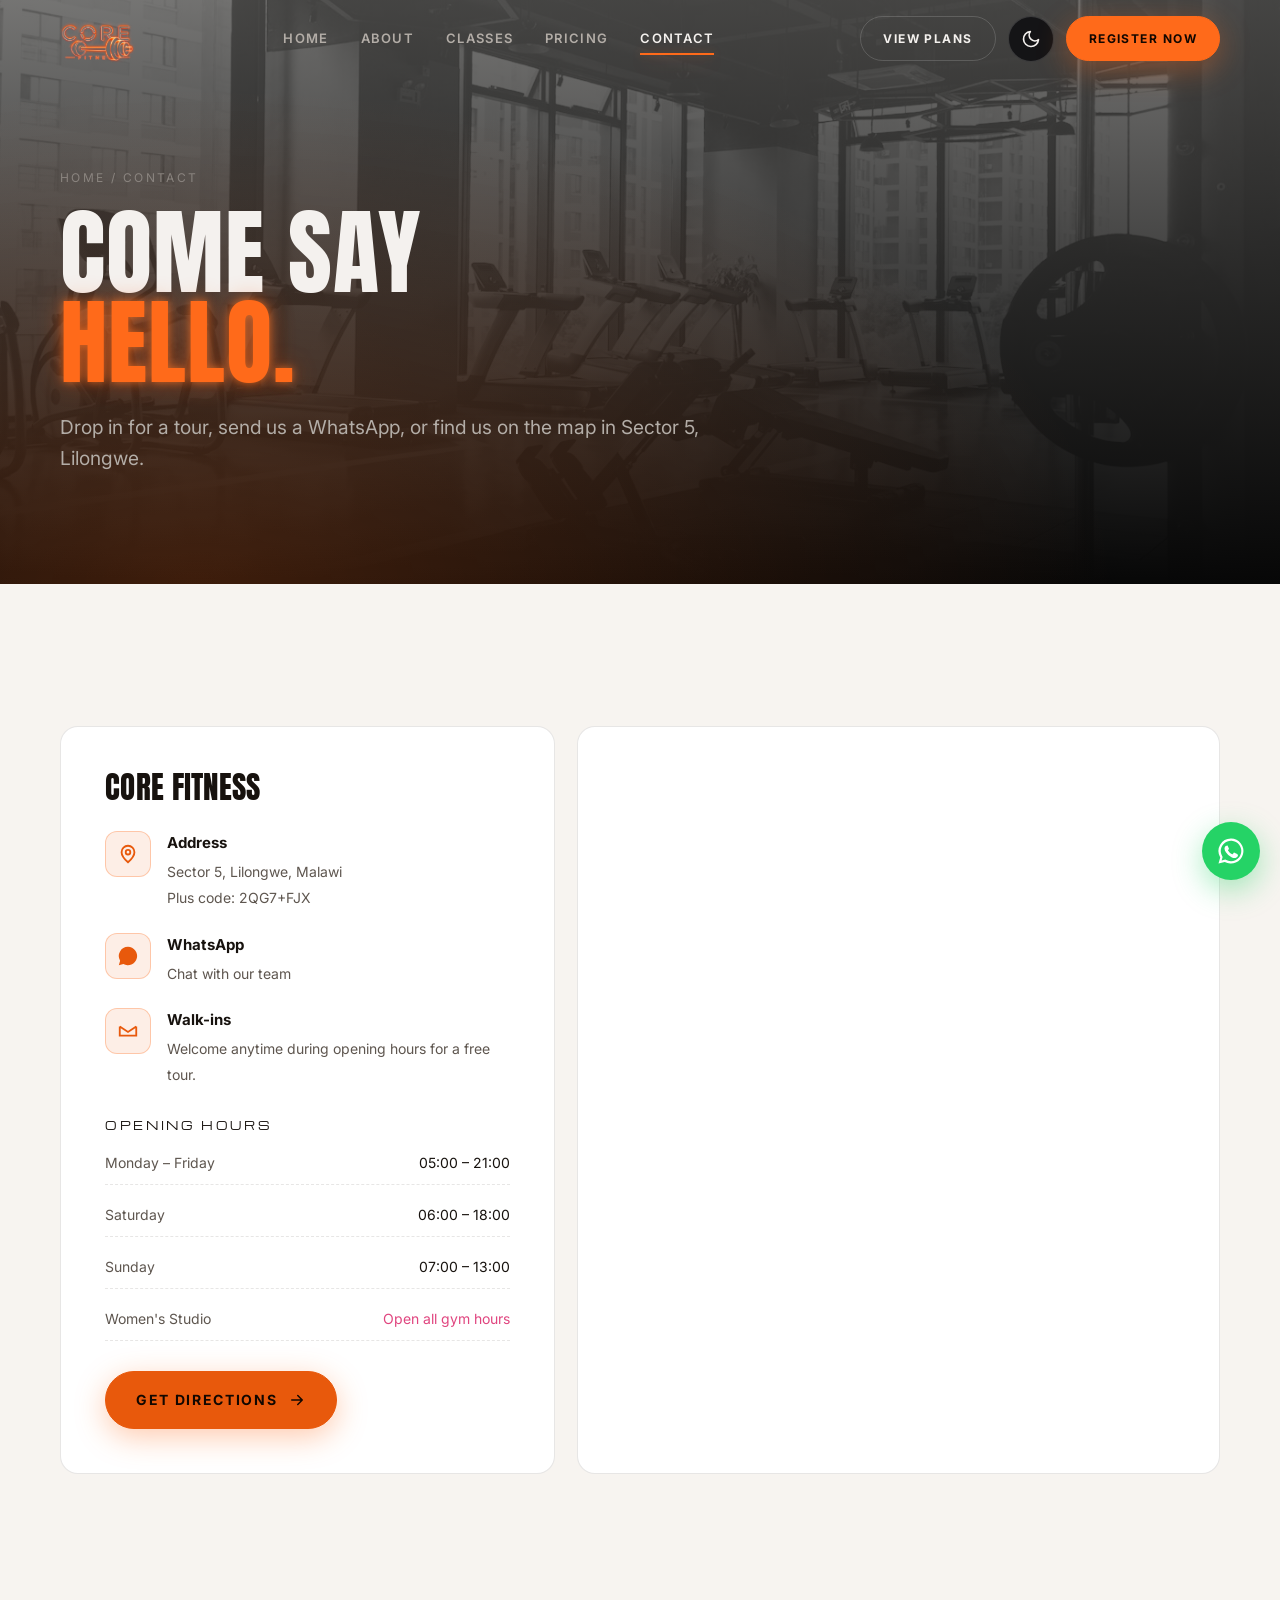
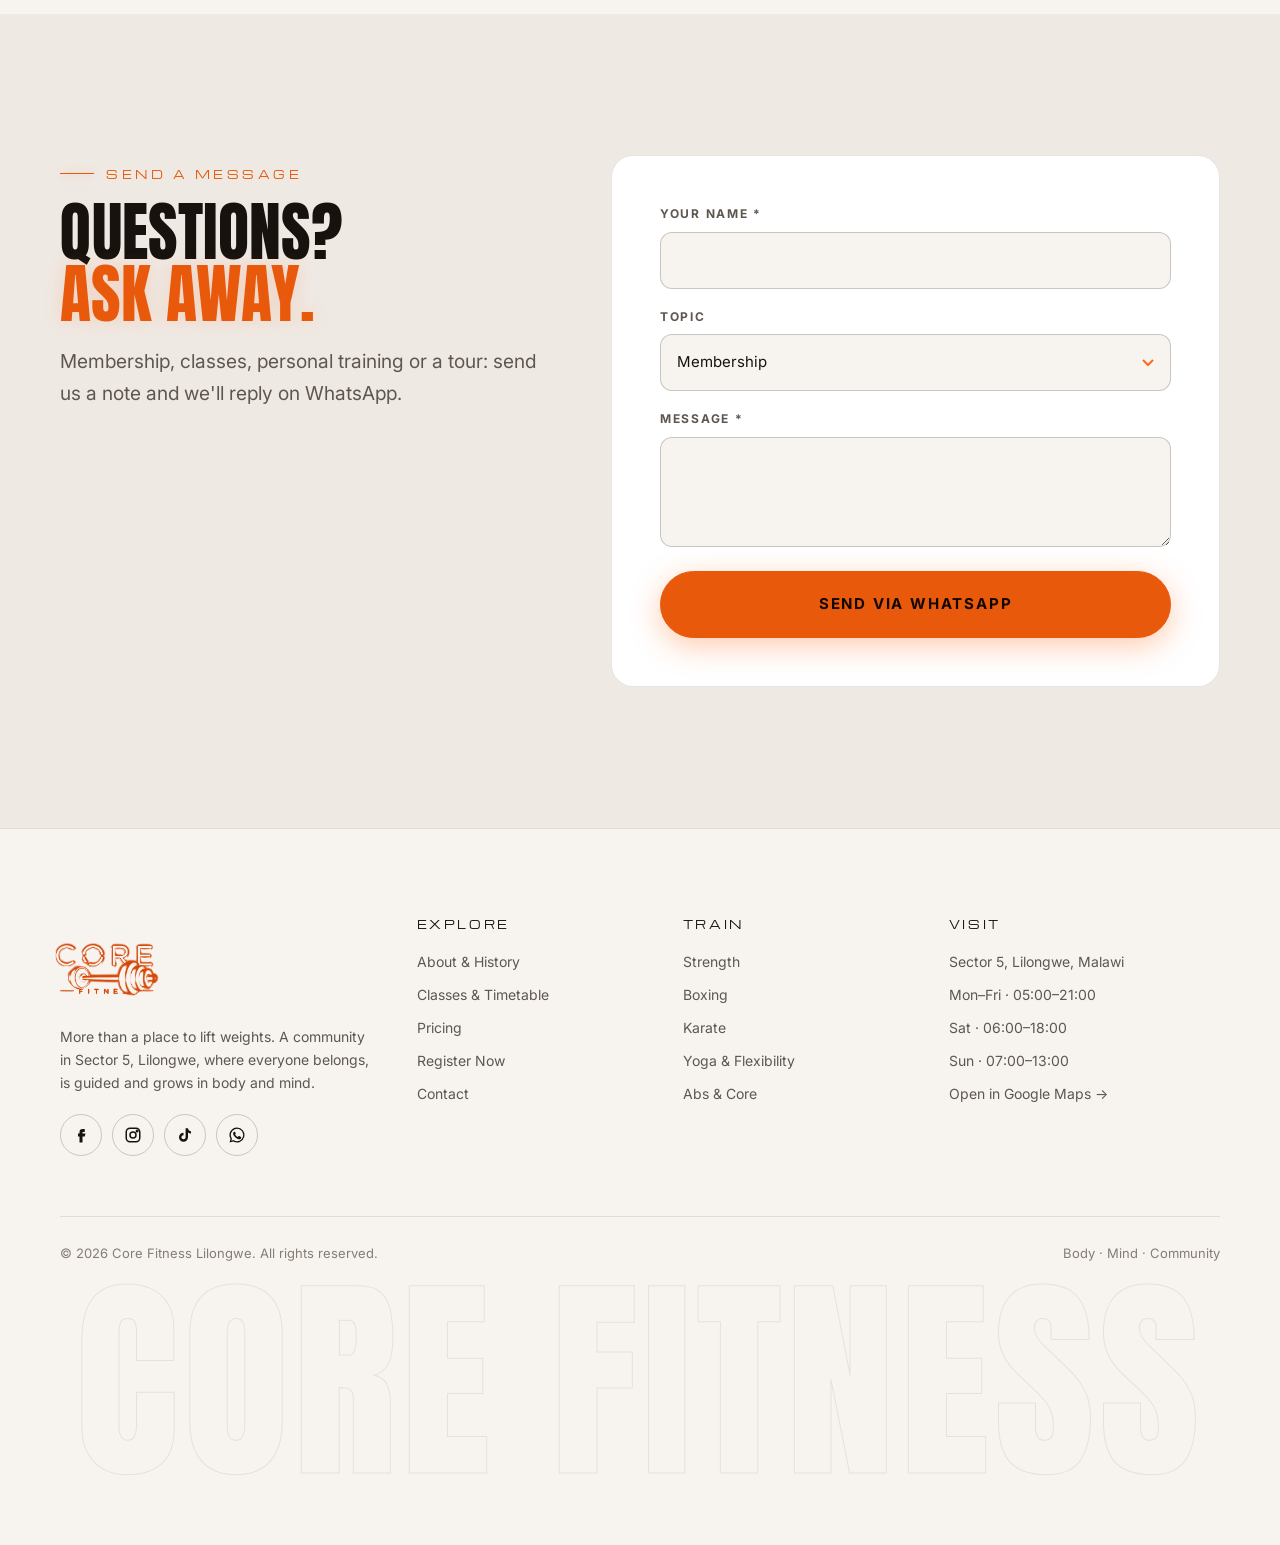
<file: contact.html>
<!DOCTYPE html>
<html lang="en">
<head>
  <meta charset="UTF-8" />
  <meta name="viewport" content="width=device-width, initial-scale=1.0" />
  <title>Contact &amp; Location | Core Fitness Lilongwe</title>
  <meta name="description" content="Find Core Fitness in Sector 5, Lilongwe. Opening hours, directions and WhatsApp contact." />
  <meta name="theme-color" content="#070707" />
  <link rel="icon" href="assets/logo.png" />
  <link rel="preconnect" href="https://fonts.googleapis.com" />
  <link rel="preconnect" href="https://fonts.gstatic.com" crossorigin />
  <link href="https://fonts.googleapis.com/css2?family=Anton&family=Inter:wght@400;500;600;700;800&family=Michroma&display=swap" rel="stylesheet" />
  <script>
    (function () {
      var t = null;
      try { t = localStorage.getItem("core-theme"); } catch (e) {}
      if (t !== "light" && t !== "dark") t = window.matchMedia("(prefers-color-scheme: light)").matches ? "light" : "dark";
      document.documentElement.setAttribute("data-theme", t);
    })();
  </script>
  <link rel="stylesheet" href="css/style.css?v=2" />
</head>
<body>
  <!-- ============ HEADER ============ -->
  <header class="site-header">
    <div class="container">
      <a href="index.html" class="brand" aria-label="Core Fitness home"><img class="logo-dark" src="assets/logo.png" alt="Core Fitness" width="367" height="294" /><img class="logo-light" src="assets/logo-light.png" alt="" aria-hidden="true" width="367" height="294" /></a>
      <nav class="nav" aria-label="Main">
        <a href="index.html">Home</a>
        <a href="about.html">About</a>
        <a href="classes.html">Classes</a>
        <a href="pricing.html">Pricing</a>
        <a href="contact.html">Contact</a>
      </nav>
      <div class="header-cta">
        <a href="pricing.html" class="btn btn-ghost">View Plans</a>
        <button class="theme-toggle" type="button" aria-label="Switch to light mode">
          <svg class="i-sun" viewBox="0 0 24 24" fill="none" stroke="currentColor" stroke-width="2" stroke-linecap="round"><circle cx="12" cy="12" r="4.5"/><path d="M12 2v2M12 20v2M4.9 4.9l1.4 1.4M17.7 17.7l1.4 1.4M2 12h2M20 12h2M4.9 19.1l1.4-1.4M17.7 6.3l1.4-1.4"/></svg>
          <svg class="i-moon" viewBox="0 0 24 24" fill="none" stroke="currentColor" stroke-width="2" stroke-linecap="round" stroke-linejoin="round"><path d="M21 12.8A9 9 0 1 1 11.2 3a7 7 0 0 0 9.8 9.8z"/></svg>
        </button>
        <a href="register.html" class="btn btn-primary">Register Now</a>
        <button class="menu-toggle" aria-label="Open menu" aria-expanded="false"><span></span><span></span><span></span></button>
      </div>
    </div>
  </header>
  <div class="mobile-nav" aria-label="Mobile">
    <a class="m-link" href="index.html">Home</a>
    <a class="m-link" href="about.html">About</a>
    <a class="m-link" href="classes.html">Classes</a>
    <a class="m-link" href="pricing.html">Pricing</a>
    <a class="m-link" href="contact.html">Contact</a>
    <a href="register.html" class="btn btn-primary btn-lg">Register Now</a>
  </div>

  <main>
    <section class="page-hero">
      <div class="bg"><img src="assets/img/floor.jpg" alt="" /></div>
      <div class="container">
        <div class="breadcrumb"><a href="index.html">Home</a> / Contact</div>
        <h1 class="display">Come say<br /><span class="neon">hello.</span></h1>
        <p class="lead" style="margin-top:24px">Drop in for a tour, send us a WhatsApp, or find us on the map in Sector 5, Lilongwe.</p>
      </div>
    </section>

    <section class="section">
      <div class="container">
        <div class="location">
          <div class="info-card reveal">
            <h3 class="h3">Core Fitness</h3>
            <ul class="info-list">
              <li><span class="icon"><svg viewBox="0 0 24 24" fill="none" stroke="currentColor" stroke-width="2"><path d="M12 21s-7-6.2-7-11a7 7 0 0 1 14 0c0 4.8-7 11-7 11z"/><circle cx="12" cy="10" r="2.5"/></svg></span><div><b>Address</b><span>Sector 5, Lilongwe, Malawi<br />Plus code: 2QG7+FJX</span></div></li>
              <li><span class="icon"><svg viewBox="0 0 24 24" fill="currentColor"><path d="M12 2a10 10 0 0 0-8.6 15.1L2 22l5-1.3A10 10 0 1 0 12 2z"/></svg></span><div><b>WhatsApp</b><a href="#" data-wa>Chat with our team</a></div></li>
              <li><span class="icon"><svg viewBox="0 0 24 24" fill="none" stroke="currentColor" stroke-width="2"><path d="M3 7l9 6 9-6M3 7v10h18V7"/></svg></span><div><b>Walk-ins</b><span>Welcome anytime during opening hours for a free tour.</span></div></li>
            </ul>
            <h4 style="font-family:var(--font-wide);font-size:11px;letter-spacing:.24em;text-transform:uppercase;margin-bottom:10px">Opening Hours</h4>
            <div class="hours">
              <div><span>Monday – Friday</span><span>05:00 – 21:00</span></div>
              <div><span>Saturday</span><span>06:00 – 18:00</span></div>
              <div><span>Sunday</span><span>07:00 – 13:00</span></div>
              <div class="women-hrs"><span>Women's Studio</span><span>Open all gym hours</span></div>
            </div>
            <a href="https://maps.app.goo.gl/kBZZqsouo9vo6uV37" target="_blank" rel="noopener" class="btn btn-primary" style="margin-top:30px">Get Directions <svg viewBox="0 0 24 24" fill="none" stroke="currentColor" stroke-width="2" stroke-linecap="round" stroke-linejoin="round"><path d="M5 12h14M13 6l6 6-6 6"/></svg></a>
          </div>
          <div class="map-frame reveal d1">
            <iframe title="Map to Core Fitness, Sector 5, Lilongwe" src="https://maps.google.com/maps?q=Core%20Fitness%2C%202QG7%2BFJX%20Lilongwe%2C%20Malawi&z=16&output=embed" loading="lazy" referrerpolicy="no-referrer-when-downgrade" allowfullscreen></iframe>
          </div>
        </div>
      </div>
    </section>

    <section class="section bg-alt">
      <div class="container">
        <div class="form-shell">
          <div class="reveal">
            <span class="eyebrow">Send a Message</span>
            <h2 class="h2">Questions?<br /><span class="neon">Ask away.</span></h2>
            <p class="lead" style="margin-top:20px">Membership, classes, personal training or a tour: send us a note and we'll reply on WhatsApp.</p>
          </div>
          <div class="form-card reveal d1">
            <form id="contact-form" novalidate>
              <div class="form-grid">
                <div class="field full"><label for="c-name">Your name *</label><input id="c-name" name="name" type="text" required /><span class="err">Please enter your name</span></div>
                <div class="field full"><label for="c-topic">Topic</label>
                  <select id="c-topic" name="topic"><option>Membership</option><option>Women's Studio</option><option>Boxing / Karate</option><option>Yoga &amp; Flexibility</option><option>Personal Training</option><option>Something else</option></select></div>
                <div class="field full"><label for="c-msg">Message *</label><textarea id="c-msg" name="message" required></textarea><span class="err">Please write a message</span></div>
              </div>
              <button type="submit" class="btn btn-primary btn-lg btn-block" style="margin-top:24px">Send via WhatsApp</button>
            </form>
          </div>
        </div>
      </div>
    </section>
  </main>

  <!-- ============ FOOTER ============ -->
  <footer class="site-footer">
    <div class="container">
      <div class="footer-grid">
        <div class="footer-brand">
          <img class="logo-dark" src="assets/logo.png" alt="Core Fitness" width="367" height="294" /><img class="logo-light" src="assets/logo-light.png" alt="" aria-hidden="true" width="367" height="294" />
          <p>More than a place to lift weights. A community in Sector 5, Lilongwe, where everyone belongs, is guided and grows in body and mind.</p>
          <div class="socials">
            <a href="#" aria-label="Facebook"><svg viewBox="0 0 24 24" fill="currentColor"><path d="M14 8h3V4h-3a4 4 0 0 0-4 4v2H8v4h2v8h4v-8h3l1-4h-4V8z"/></svg></a>
            <a href="#" aria-label="Instagram"><svg viewBox="0 0 24 24" fill="none" stroke="currentColor" stroke-width="2"><rect x="3" y="3" width="18" height="18" rx="5"/><circle cx="12" cy="12" r="4"/><circle cx="17.5" cy="6.5" r="1" fill="currentColor"/></svg></a>
            <a href="#" aria-label="TikTok"><svg viewBox="0 0 24 24" fill="currentColor"><path d="M16 3c.3 2.3 1.7 3.8 4 4v3c-1.5 0-2.8-.4-4-1.2V15a6 6 0 1 1-6-6v3.2a2.8 2.8 0 1 0 2.8 2.8V3H16z"/></svg></a>
            <a href="#" data-wa aria-label="WhatsApp"><svg viewBox="0 0 24 24" fill="currentColor"><path d="M12 2a10 10 0 0 0-8.6 15.1L2 22l5-1.3A10 10 0 1 0 12 2zm0 18.2a8.2 8.2 0 0 1-4.2-1.2l-.3-.2-3 .8.8-2.9-.2-.3A8.2 8.2 0 1 1 12 20.2zm4.5-6.1c-.2-.1-1.5-.7-1.7-.8s-.4-.1-.6.1-.6.8-.8 1-.3.2-.5.1a6.7 6.7 0 0 1-3.3-2.9c-.3-.4.3-.4.7-1.3.1-.2 0-.3 0-.4l-.8-1.8c-.2-.5-.4-.4-.6-.4h-.5a1 1 0 0 0-.7.3 3 3 0 0 0-.9 2.2 5.1 5.1 0 0 0 1.1 2.7 11.6 11.6 0 0 0 4.5 4c1.7.7 2.3.8 3.2.6a2.7 2.7 0 0 0 1.8-1.3 2.2 2.2 0 0 0 .1-1.3c0-.1-.2-.2-.5-.3z"/></svg></a>
          </div>
        </div>
        <div class="footer-col">
          <h4>Explore</h4>
          <ul>
            <li><a href="about.html">About &amp; History</a></li>
            <li><a href="classes.html">Classes &amp; Timetable</a></li>
            <li><a href="pricing.html">Pricing</a></li>
            <li><a href="register.html">Register Now</a></li>
            <li><a href="contact.html">Contact</a></li>
          </ul>
        </div>
        <div class="footer-col">
          <h4>Train</h4>
          <ul>
            <li><a href="classes.html#strength">Strength</a></li>
            <li><a href="classes.html#boxing">Boxing</a></li>
            <li><a href="classes.html#karate">Karate</a></li>
            <li><a href="classes.html#yoga">Yoga &amp; Flexibility</a></li>
            <li><a href="classes.html#abs">Abs &amp; Core</a></li>
          </ul>
        </div>
        <div class="footer-col">
          <h4>Visit</h4>
          <ul>
            <li>Sector 5, Lilongwe, Malawi</li>
            <li>Mon–Fri · 05:00–21:00</li>
            <li>Sat · 06:00–18:00</li>
            <li>Sun · 07:00–13:00</li>
            <li><a href="https://maps.app.goo.gl/kBZZqsouo9vo6uV37" target="_blank" rel="noopener">Open in Google Maps →</a></li>
          </ul>
        </div>
      </div>
      <div class="footer-bottom">
        <span>© <span data-year></span> Core Fitness Lilongwe. All rights reserved.</span>
        <span>Body · Mind · Community</span>
      </div>
      <div class="footer-giant" aria-hidden="true">CORE FITNESS</div>
    </div>
  </footer>

  <a href="#" data-wa class="wa-float" aria-label="Chat with us on WhatsApp"><svg viewBox="0 0 24 24" fill="currentColor"><path d="M12 2a10 10 0 0 0-8.6 15.1L2 22l5-1.3A10 10 0 1 0 12 2zm0 18.2a8.2 8.2 0 0 1-4.2-1.2l-.3-.2-3 .8.8-2.9-.2-.3A8.2 8.2 0 1 1 12 20.2zm4.5-6.1c-.2-.1-1.5-.7-1.7-.8s-.4-.1-.6.1-.6.8-.8 1-.3.2-.5.1a6.7 6.7 0 0 1-3.3-2.9c-.3-.4.3-.4.7-1.3.1-.2 0-.3 0-.4l-.8-1.8c-.2-.5-.4-.4-.6-.4h-.5a1 1 0 0 0-.7.3 3 3 0 0 0-.9 2.2 5.1 5.1 0 0 0 1.1 2.7 11.6 11.6 0 0 0 4.5 4c1.7.7 2.3.8 3.2.6a2.7 2.7 0 0 0 1.8-1.3 2.2 2.2 0 0 0 .1-1.3c0-.1-.2-.2-.5-.3z"/></svg></a>

  <script src="js/main.js?v=2"></script>
</body>
</html>
</file>
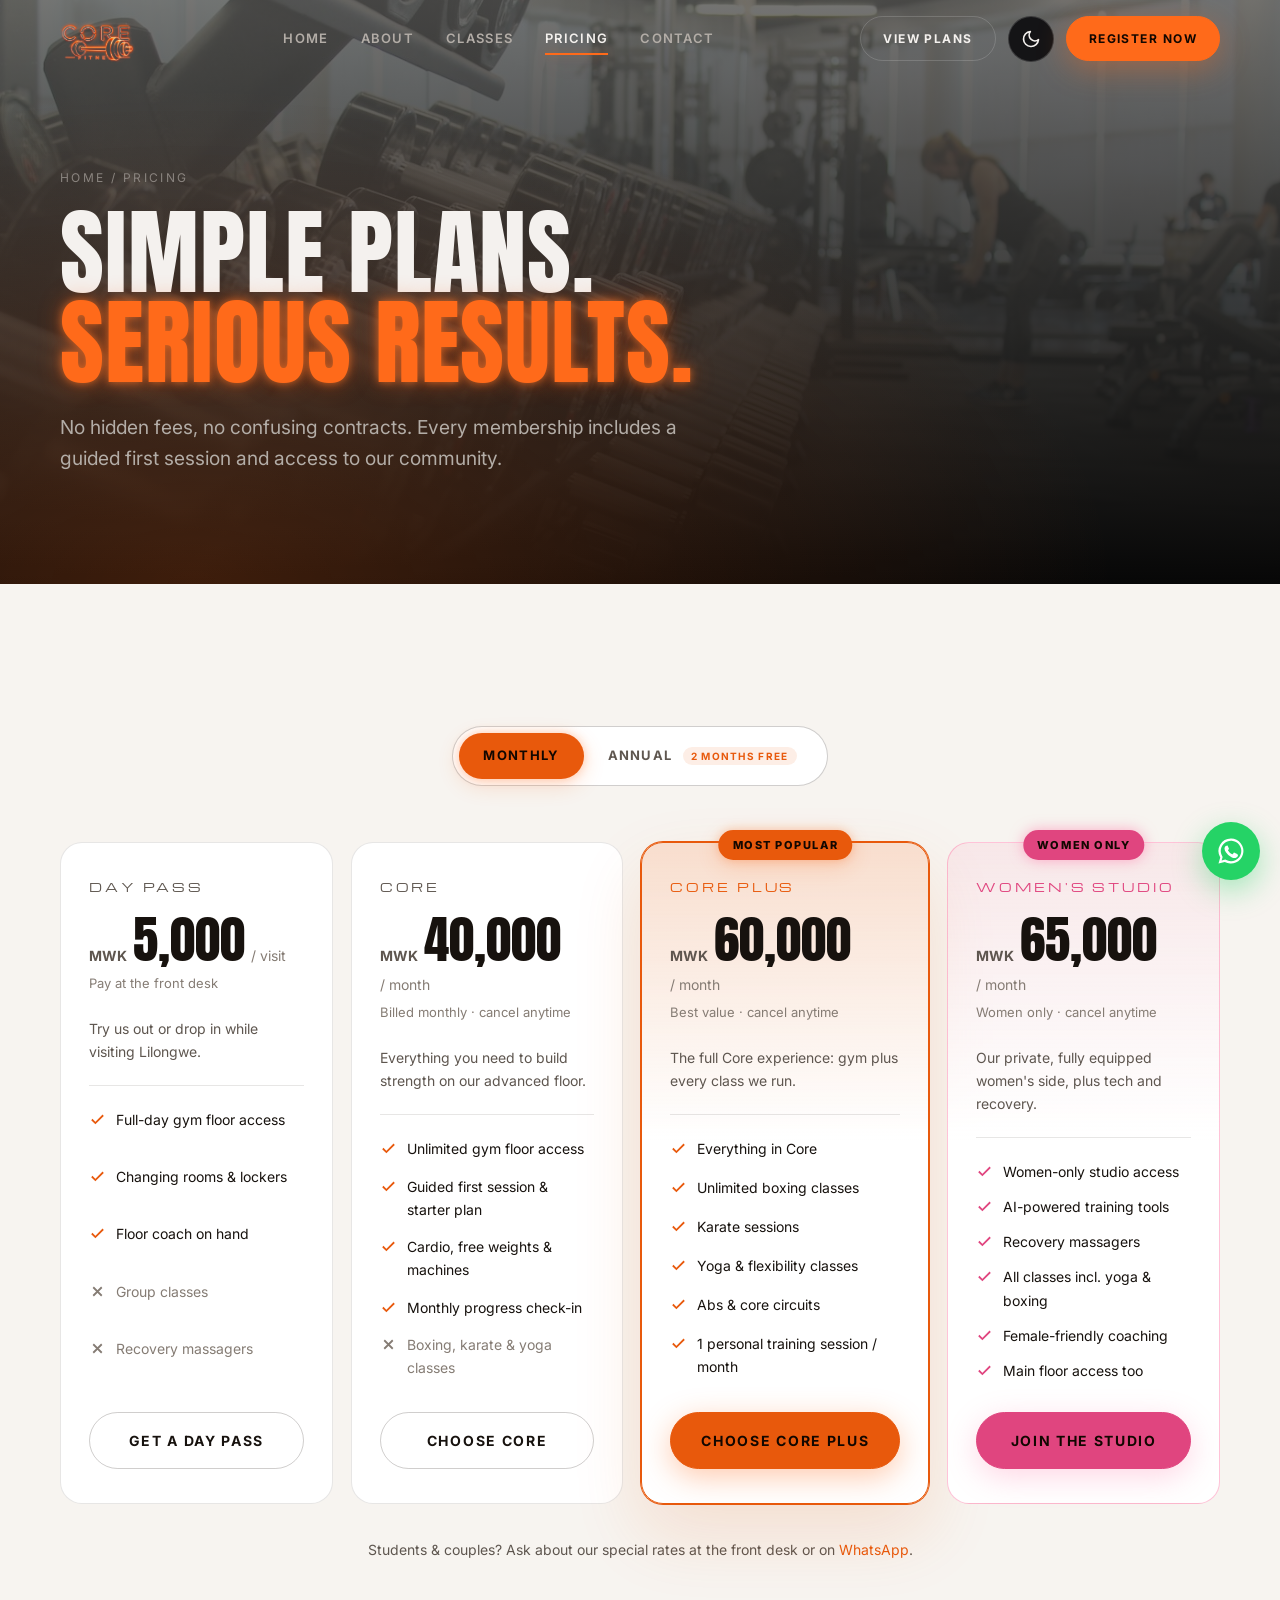
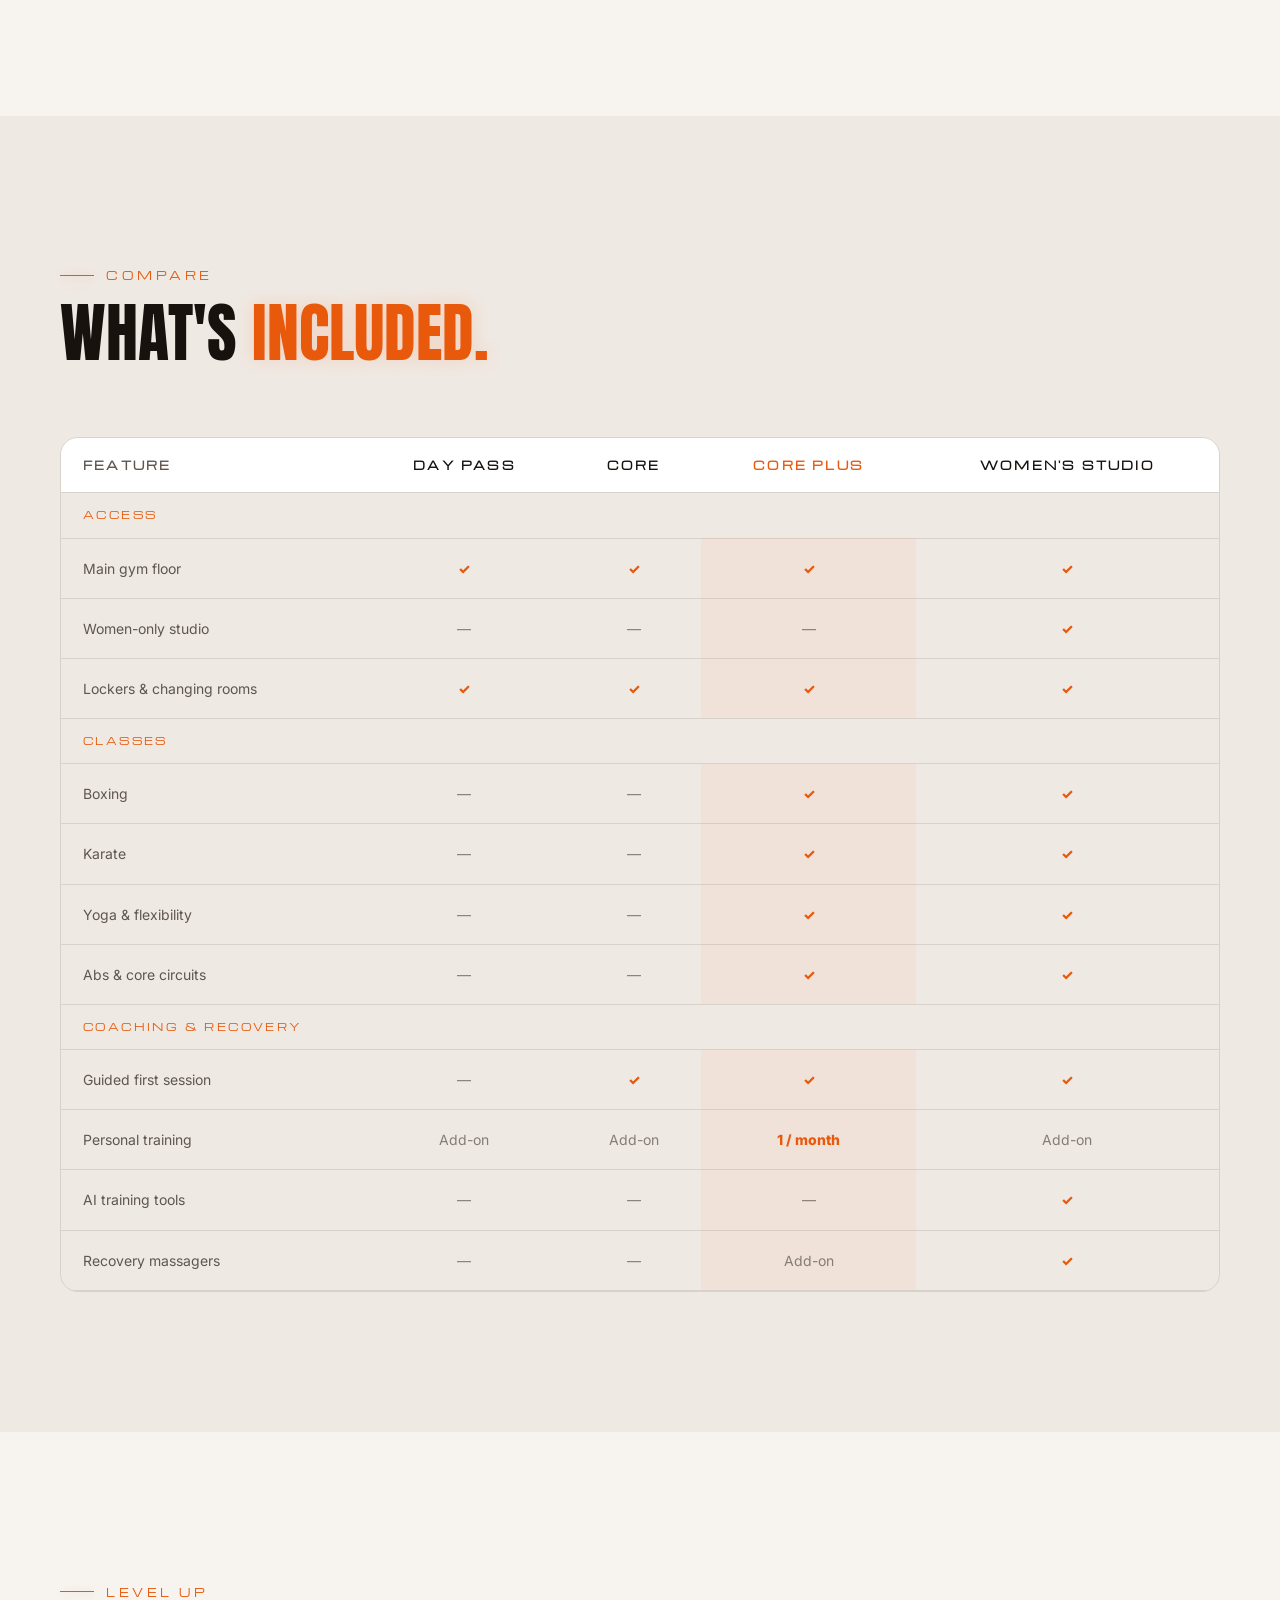
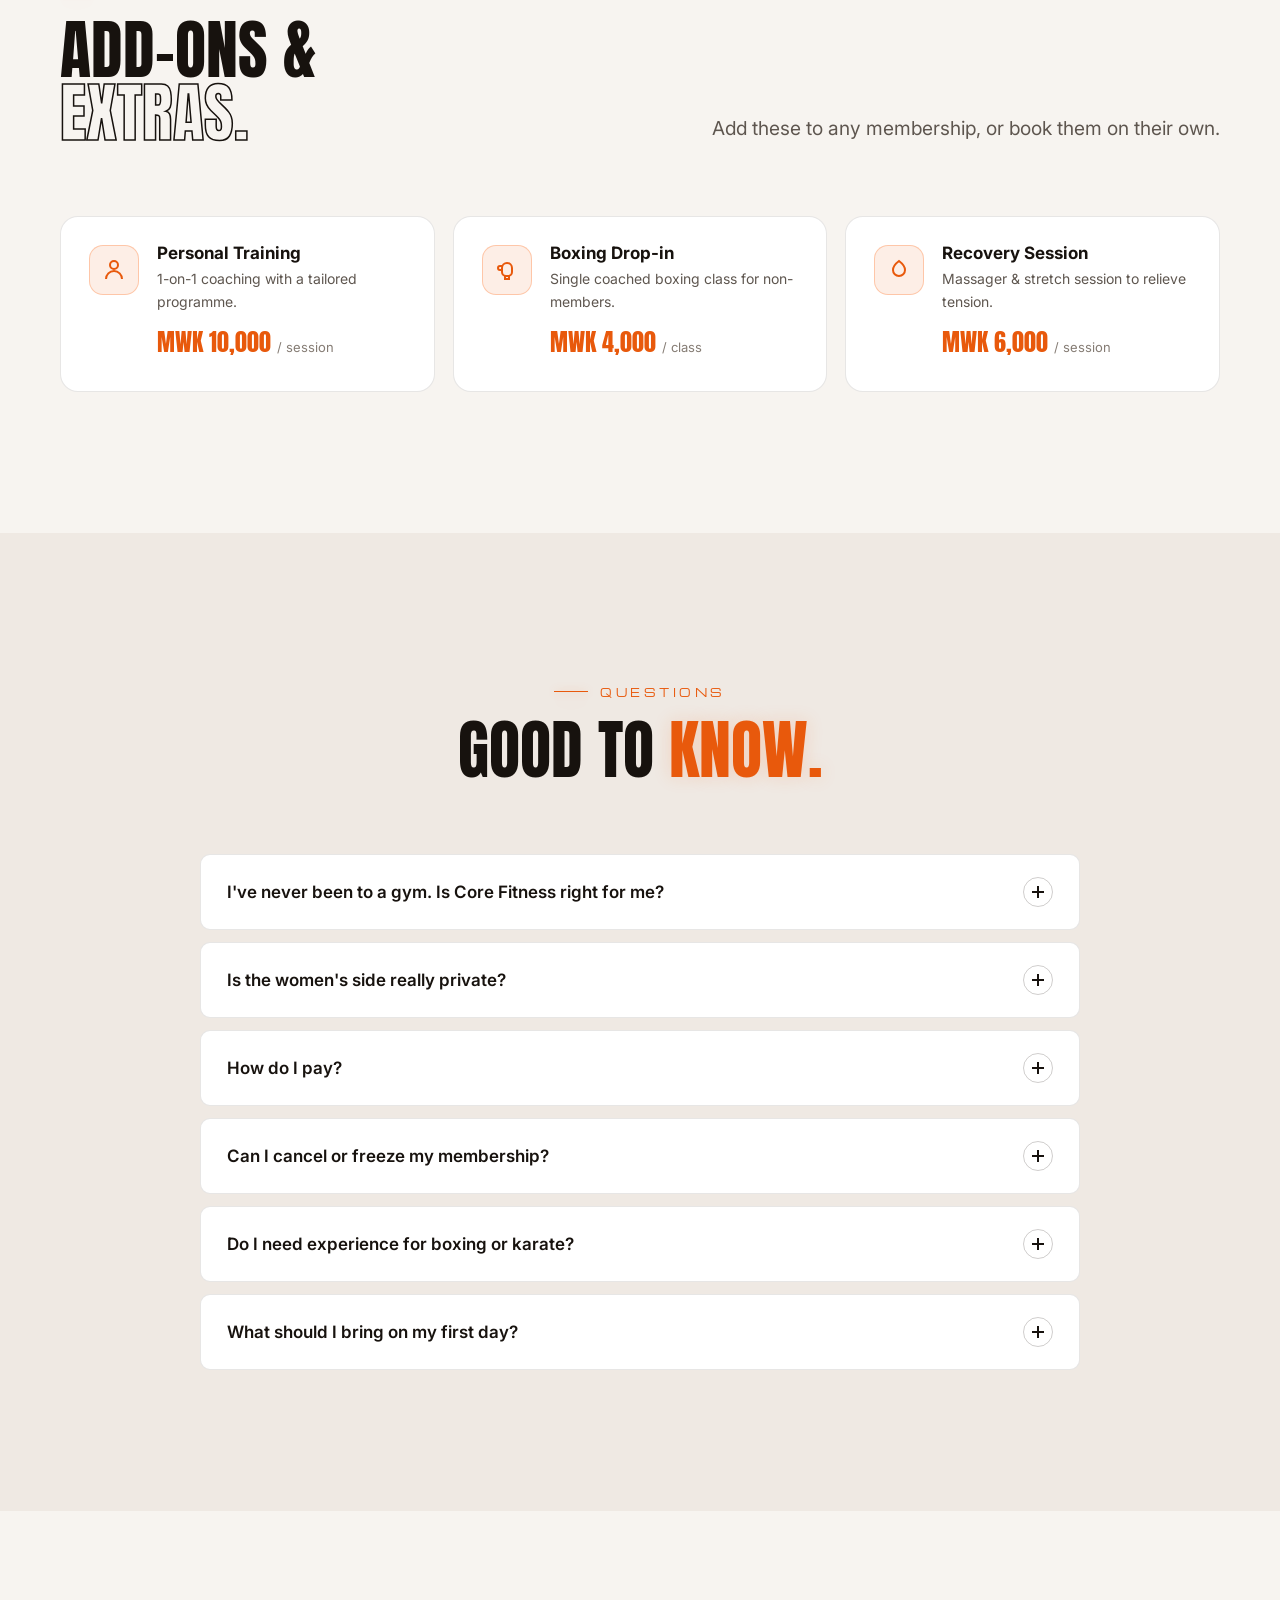
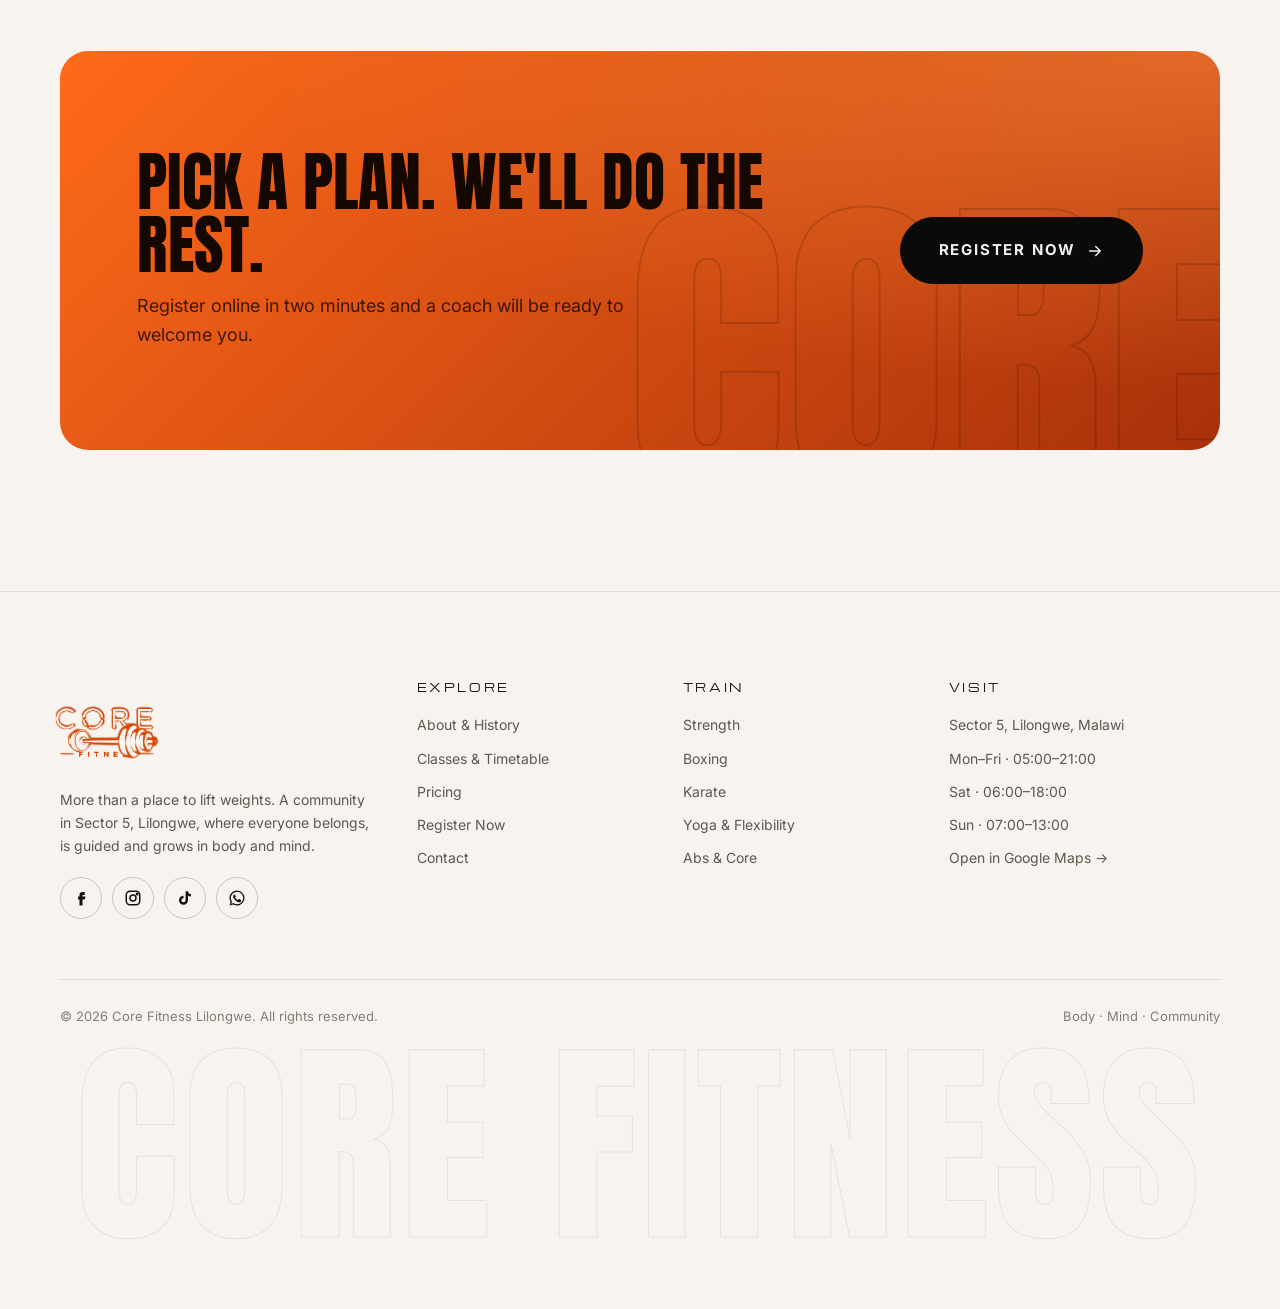
<file: pricing.html>
<!DOCTYPE html>
<html lang="en">
<head>
  <meta charset="UTF-8" />
  <meta name="viewport" content="width=device-width, initial-scale=1.0" />
  <title>Pricing &amp; Memberships | Core Fitness Lilongwe</title>
  <meta name="description" content="Core Fitness membership pricing in Lilongwe: day pass, Core gym access, Core Plus with all classes, and the Women's Studio. Boxing, karate, yoga and personal training add-ons." />
  <meta name="theme-color" content="#070707" />
  <link rel="icon" href="assets/logo.png" />
  <link rel="preconnect" href="https://fonts.googleapis.com" />
  <link rel="preconnect" href="https://fonts.gstatic.com" crossorigin />
  <link href="https://fonts.googleapis.com/css2?family=Anton&family=Inter:wght@400;500;600;700;800&family=Michroma&display=swap" rel="stylesheet" />
  <script>
    (function () {
      var t = null;
      try { t = localStorage.getItem("core-theme"); } catch (e) {}
      if (t !== "light" && t !== "dark") t = window.matchMedia("(prefers-color-scheme: light)").matches ? "light" : "dark";
      document.documentElement.setAttribute("data-theme", t);
    })();
  </script>
  <link rel="stylesheet" href="css/style.css?v=2" />
</head>
<body>
  <!-- ============ HEADER ============ -->
  <header class="site-header">
    <div class="container">
      <a href="index.html" class="brand" aria-label="Core Fitness home"><img class="logo-dark" src="assets/logo.png" alt="Core Fitness" width="367" height="294" /><img class="logo-light" src="assets/logo-light.png" alt="" aria-hidden="true" width="367" height="294" /></a>
      <nav class="nav" aria-label="Main">
        <a href="index.html">Home</a>
        <a href="about.html">About</a>
        <a href="classes.html">Classes</a>
        <a href="pricing.html">Pricing</a>
        <a href="contact.html">Contact</a>
      </nav>
      <div class="header-cta">
        <a href="pricing.html" class="btn btn-ghost">View Plans</a>
        <button class="theme-toggle" type="button" aria-label="Switch to light mode">
          <svg class="i-sun" viewBox="0 0 24 24" fill="none" stroke="currentColor" stroke-width="2" stroke-linecap="round"><circle cx="12" cy="12" r="4.5"/><path d="M12 2v2M12 20v2M4.9 4.9l1.4 1.4M17.7 17.7l1.4 1.4M2 12h2M20 12h2M4.9 19.1l1.4-1.4M17.7 6.3l1.4-1.4"/></svg>
          <svg class="i-moon" viewBox="0 0 24 24" fill="none" stroke="currentColor" stroke-width="2" stroke-linecap="round" stroke-linejoin="round"><path d="M21 12.8A9 9 0 1 1 11.2 3a7 7 0 0 0 9.8 9.8z"/></svg>
        </button>
        <a href="register.html" class="btn btn-primary">Register Now</a>
        <button class="menu-toggle" aria-label="Open menu" aria-expanded="false"><span></span><span></span><span></span></button>
      </div>
    </div>
  </header>
  <div class="mobile-nav" aria-label="Mobile">
    <a class="m-link" href="index.html">Home</a>
    <a class="m-link" href="about.html">About</a>
    <a class="m-link" href="classes.html">Classes</a>
    <a class="m-link" href="pricing.html">Pricing</a>
    <a class="m-link" href="contact.html">Contact</a>
    <a href="register.html" class="btn btn-primary btn-lg">Register Now</a>
  </div>

  <main>
    <section class="page-hero">
      <div class="bg"><img src="assets/img/dumbbells.jpg" alt="" /></div>
      <div class="container">
        <div class="breadcrumb"><a href="index.html">Home</a> / Pricing</div>
        <h1 class="display">Simple plans.<br /><span class="neon">Serious results.</span></h1>
        <p class="lead" style="margin-top:24px">No hidden fees, no confusing contracts. Every membership includes a guided first session and access to our community.</p>
      </div>
    </section>

    <!-- ============ PLANS ============ -->
    <!-- NOTE: prices are in Malawi Kwacha (MWK). Edit data-monthly on each plan; the amount shown is updated from it. -->
    <section class="section">
      <div class="container">
        <div class="toggle-wrap">
          <div class="billing-toggle" role="group" aria-label="Billing period">
            <button class="active" data-billing="monthly" aria-pressed="true">Monthly</button>
            <button data-billing="annual" aria-pressed="false">Annual <span class="save">2 months free</span></button>
          </div>
        </div>

        <div class="plans">
          <div class="plan reveal">
            <span class="plan-name">Day Pass</span>
            <div class="plan-price"><span class="cur">MWK</span><span class="amt">5,000</span><span class="per">/ visit</span></div>
            <div class="plan-note">Pay at the front desk</div>
            <p class="plan-desc">Try us out or drop in while visiting Lilongwe.</p>
            <ul>
              <li><svg viewBox="0 0 24 24" fill="none" stroke="currentColor" stroke-width="2.5"><path d="M20 6 9 17l-5-5"/></svg>Full-day gym floor access</li>
              <li><svg viewBox="0 0 24 24" fill="none" stroke="currentColor" stroke-width="2.5"><path d="M20 6 9 17l-5-5"/></svg>Changing rooms &amp; lockers</li>
              <li><svg viewBox="0 0 24 24" fill="none" stroke="currentColor" stroke-width="2.5"><path d="M20 6 9 17l-5-5"/></svg>Floor coach on hand</li>
              <li class="off"><svg viewBox="0 0 24 24" fill="none" stroke="currentColor" stroke-width="2.5"><path d="M18 6 6 18M6 6l12 12"/></svg>Group classes</li>
              <li class="off"><svg viewBox="0 0 24 24" fill="none" stroke="currentColor" stroke-width="2.5"><path d="M18 6 6 18M6 6l12 12"/></svg>Recovery massagers</li>
            </ul>
            <a href="register.html?plan=day-pass" class="btn btn-ghost btn-block">Get a Day Pass</a>
          </div>

          <div class="plan reveal d1" data-monthly="40000">
            <span class="plan-name">Core</span>
            <div class="plan-price"><span class="cur">MWK</span><span class="amt">40,000</span><span class="per">/ month</span></div>
            <div class="plan-note">Billed monthly · cancel anytime</div>
            <p class="plan-desc">Everything you need to build strength on our advanced floor.</p>
            <ul>
              <li><svg viewBox="0 0 24 24" fill="none" stroke="currentColor" stroke-width="2.5"><path d="M20 6 9 17l-5-5"/></svg>Unlimited gym floor access</li>
              <li><svg viewBox="0 0 24 24" fill="none" stroke="currentColor" stroke-width="2.5"><path d="M20 6 9 17l-5-5"/></svg>Guided first session &amp; starter plan</li>
              <li><svg viewBox="0 0 24 24" fill="none" stroke="currentColor" stroke-width="2.5"><path d="M20 6 9 17l-5-5"/></svg>Cardio, free weights &amp; machines</li>
              <li><svg viewBox="0 0 24 24" fill="none" stroke="currentColor" stroke-width="2.5"><path d="M20 6 9 17l-5-5"/></svg>Monthly progress check-in</li>
              <li class="off"><svg viewBox="0 0 24 24" fill="none" stroke="currentColor" stroke-width="2.5"><path d="M18 6 6 18M6 6l12 12"/></svg>Boxing, karate &amp; yoga classes</li>
            </ul>
            <a href="register.html?plan=core" class="btn btn-ghost btn-block">Choose Core</a>
          </div>

          <div class="plan featured reveal d2" data-monthly="60000" data-note="Best value · cancel anytime">
            <span class="plan-badge">Most popular</span>
            <span class="plan-name">Core Plus</span>
            <div class="plan-price"><span class="cur">MWK</span><span class="amt">60,000</span><span class="per">/ month</span></div>
            <div class="plan-note">Best value · cancel anytime</div>
            <p class="plan-desc">The full Core experience: gym plus every class we run.</p>
            <ul>
              <li><svg viewBox="0 0 24 24" fill="none" stroke="currentColor" stroke-width="2.5"><path d="M20 6 9 17l-5-5"/></svg>Everything in Core</li>
              <li><svg viewBox="0 0 24 24" fill="none" stroke="currentColor" stroke-width="2.5"><path d="M20 6 9 17l-5-5"/></svg>Unlimited boxing classes</li>
              <li><svg viewBox="0 0 24 24" fill="none" stroke="currentColor" stroke-width="2.5"><path d="M20 6 9 17l-5-5"/></svg>Karate sessions</li>
              <li><svg viewBox="0 0 24 24" fill="none" stroke="currentColor" stroke-width="2.5"><path d="M20 6 9 17l-5-5"/></svg>Yoga &amp; flexibility classes</li>
              <li><svg viewBox="0 0 24 24" fill="none" stroke="currentColor" stroke-width="2.5"><path d="M20 6 9 17l-5-5"/></svg>Abs &amp; core circuits</li>
              <li><svg viewBox="0 0 24 24" fill="none" stroke="currentColor" stroke-width="2.5"><path d="M20 6 9 17l-5-5"/></svg>1 personal training session / month</li>
            </ul>
            <a href="register.html?plan=core-plus" class="btn btn-primary btn-block">Choose Core Plus</a>
          </div>

          <div class="plan rose reveal d3" data-monthly="65000" data-note="Women only · cancel anytime">
            <span class="plan-badge">Women only</span>
            <span class="plan-name">Women's Studio</span>
            <div class="plan-price"><span class="cur">MWK</span><span class="amt">65,000</span><span class="per">/ month</span></div>
            <div class="plan-note">Women only · cancel anytime</div>
            <p class="plan-desc">Our private, fully equipped women's side, plus tech and recovery.</p>
            <ul>
              <li><svg viewBox="0 0 24 24" fill="none" stroke="currentColor" stroke-width="2.5"><path d="M20 6 9 17l-5-5"/></svg>Women-only studio access</li>
              <li><svg viewBox="0 0 24 24" fill="none" stroke="currentColor" stroke-width="2.5"><path d="M20 6 9 17l-5-5"/></svg>AI-powered training tools</li>
              <li><svg viewBox="0 0 24 24" fill="none" stroke="currentColor" stroke-width="2.5"><path d="M20 6 9 17l-5-5"/></svg>Recovery massagers</li>
              <li><svg viewBox="0 0 24 24" fill="none" stroke="currentColor" stroke-width="2.5"><path d="M20 6 9 17l-5-5"/></svg>All classes incl. yoga &amp; boxing</li>
              <li><svg viewBox="0 0 24 24" fill="none" stroke="currentColor" stroke-width="2.5"><path d="M20 6 9 17l-5-5"/></svg>Female-friendly coaching</li>
              <li><svg viewBox="0 0 24 24" fill="none" stroke="currentColor" stroke-width="2.5"><path d="M20 6 9 17l-5-5"/></svg>Main floor access too</li>
            </ul>
            <a href="register.html?plan=womens-studio" class="btn btn-primary btn-block">Join the Studio</a>
          </div>
        </div>
        <p class="muted" style="text-align:center;margin-top:34px;font-size:14px">Students &amp; couples? Ask about our special rates at the front desk or on <a href="#" data-wa="Hi Core Fitness, I'd like to ask about student / couple rates." style="color:var(--ember)">WhatsApp</a>.</p>
      </div>
    </section>

    <!-- ============ COMPARISON ============ -->
    <section class="section bg-alt">
      <div class="container">
        <div class="section-head">
          <div>
            <span class="eyebrow">Compare</span>
            <h2 class="h2">What's <span class="neon">included.</span></h2>
          </div>
        </div>
        <div class="compare-wrap reveal">
          <table class="compare">
            <thead>
              <tr><th scope="col">Feature</th><th scope="col">Day Pass</th><th scope="col">Core</th><th scope="col" class="hl">Core Plus</th><th scope="col">Women's Studio</th></tr>
            </thead>
            <tbody>
              <tr class="group"><td colspan="5">Access</td></tr>
              <tr><td>Main gym floor</td><td class="yes">✓</td><td class="yes">✓</td><td class="hl yes">✓</td><td class="yes">✓</td></tr>
              <tr><td>Women-only studio</td><td class="no">—</td><td class="no">—</td><td class="hl no">—</td><td class="yes">✓</td></tr>
              <tr><td>Lockers &amp; changing rooms</td><td class="yes">✓</td><td class="yes">✓</td><td class="hl yes">✓</td><td class="yes">✓</td></tr>
              <tr class="group"><td colspan="5">Classes</td></tr>
              <tr><td>Boxing</td><td class="no">—</td><td class="no">—</td><td class="hl yes">✓</td><td class="yes">✓</td></tr>
              <tr><td>Karate</td><td class="no">—</td><td class="no">—</td><td class="hl yes">✓</td><td class="yes">✓</td></tr>
              <tr><td>Yoga &amp; flexibility</td><td class="no">—</td><td class="no">—</td><td class="hl yes">✓</td><td class="yes">✓</td></tr>
              <tr><td>Abs &amp; core circuits</td><td class="no">—</td><td class="no">—</td><td class="hl yes">✓</td><td class="yes">✓</td></tr>
              <tr class="group"><td colspan="5">Coaching &amp; Recovery</td></tr>
              <tr><td>Guided first session</td><td class="no">—</td><td class="yes">✓</td><td class="hl yes">✓</td><td class="yes">✓</td></tr>
              <tr><td>Personal training</td><td class="no">Add-on</td><td class="no">Add-on</td><td class="hl yes">1 / month</td><td class="no">Add-on</td></tr>
              <tr><td>AI training tools</td><td class="no">—</td><td class="no">—</td><td class="hl no">—</td><td class="yes">✓</td></tr>
              <tr><td>Recovery massagers</td><td class="no">—</td><td class="no">—</td><td class="hl no">Add-on</td><td class="yes">✓</td></tr>
            </tbody>
          </table>
        </div>
      </div>
    </section>

    <!-- ============ ADD-ONS ============ -->
    <section class="section">
      <div class="container">
        <div class="section-head">
          <div>
            <span class="eyebrow">Level Up</span>
            <h2 class="h2">Add-ons &amp;<br /><span class="outline-text">extras.</span></h2>
          </div>
          <p class="lead">Add these to any membership, or book them on their own.</p>
        </div>
        <div class="addons">
          <div class="addon reveal"><div class="icon"><svg viewBox="0 0 24 24" fill="none" stroke="currentColor" stroke-width="2"><circle cx="12" cy="7" r="4"/><path d="M4 21a8 8 0 0 1 16 0"/></svg></div><div><h4>Personal Training</h4><p>1-on-1 coaching with a tailored programme.</p><div class="price">MWK 10,000 <small>/ session</small></div></div></div>
          <div class="addon reveal d1"><div class="icon"><svg viewBox="0 0 24 24" fill="none" stroke="currentColor" stroke-width="2"><path d="M7 10a5 5 0 0 1 10 0v4a4 4 0 0 1-4 4h-2a4 4 0 0 1-4-4z"/><path d="M7 12H5a2 2 0 0 1 0-4h2M10 18v3h4v-3"/></svg></div><div><h4>Boxing Drop-in</h4><p>Single coached boxing class for non-members.</p><div class="price">MWK 4,000 <small>/ class</small></div></div></div>
          <div class="addon reveal d2"><div class="icon"><svg viewBox="0 0 24 24" fill="none" stroke="currentColor" stroke-width="2"><path d="M12 3c4 3 6 6 6 9a6 6 0 0 1-12 0c0-3 2-6 6-9z"/></svg></div><div><h4>Recovery Session</h4><p>Massager &amp; stretch session to relieve tension.</p><div class="price">MWK 6,000 <small>/ session</small></div></div></div>
        </div>
      </div>
    </section>

    <!-- ============ FAQ ============ -->
    <section class="section bg-alt">
      <div class="container">
        <div class="section-head" style="justify-content:center;text-align:center">
          <div>
            <span class="eyebrow">Questions</span>
            <h2 class="h2">Good to <span class="neon">know.</span></h2>
          </div>
        </div>
        <div class="faq">
          <details><summary>I've never been to a gym. Is Core Fitness right for me?<span class="plus"></span></summary><div class="answer">Absolutely. Every new member gets a guided first session where a coach tours you around, learns your goals and shows you how to use the equipment safely. You'll never be left to figure it out alone.</div></details>
          <details><summary>Is the women's side really private?<span class="plus"></span></summary><div class="answer">Yes. The Women's Studio is a dedicated, women-only space with its own full set of modern equipment, AI-powered training tools and recovery massagers, so you can train comfortably and confidently.</div></details>
          <details><summary>How do I pay?<span class="plus"></span></summary><div class="answer">You can pay at the front desk in cash or by mobile money (Airtel Money / TNM Mpamba) and bank transfer. Register online first and we'll confirm everything with you on WhatsApp.</div></details>
          <details><summary>Can I cancel or freeze my membership?<span class="plus"></span></summary><div class="answer">Monthly plans can be cancelled anytime before your next billing date. If you're travelling or injured, talk to us about freezing your membership.</div></details>
          <details><summary>Do I need experience for boxing or karate?<span class="plus"></span></summary><div class="answer">Not at all. Both classes welcome total beginners. Our trainers start with the fundamentals and progress you at your own pace.</div></details>
          <details><summary>What should I bring on my first day?<span class="plus"></span></summary><div class="answer">Comfortable workout clothes, trainers, a towel and a water bottle. For boxing, we can lend you gloves for your first sessions.</div></details>
        </div>
      </div>
    </section>

    <section class="section">
      <div class="container">
        <div class="cta-band reveal">
          <div>
            <h2 class="h2">Pick a plan. We'll do the rest.</h2>
            <p>Register online in two minutes and a coach will be ready to welcome you.</p>
          </div>
          <a href="register.html" class="btn btn-dark btn-lg">Register Now <svg viewBox="0 0 24 24" fill="none" stroke="currentColor" stroke-width="2" stroke-linecap="round" stroke-linejoin="round"><path d="M5 12h14M13 6l6 6-6 6"/></svg></a>
        </div>
      </div>
    </section>
  </main>

  <!-- ============ FOOTER ============ -->
  <footer class="site-footer">
    <div class="container">
      <div class="footer-grid">
        <div class="footer-brand">
          <img class="logo-dark" src="assets/logo.png" alt="Core Fitness" width="367" height="294" /><img class="logo-light" src="assets/logo-light.png" alt="" aria-hidden="true" width="367" height="294" />
          <p>More than a place to lift weights. A community in Sector 5, Lilongwe, where everyone belongs, is guided and grows in body and mind.</p>
          <div class="socials">
            <a href="#" aria-label="Facebook"><svg viewBox="0 0 24 24" fill="currentColor"><path d="M14 8h3V4h-3a4 4 0 0 0-4 4v2H8v4h2v8h4v-8h3l1-4h-4V8z"/></svg></a>
            <a href="#" aria-label="Instagram"><svg viewBox="0 0 24 24" fill="none" stroke="currentColor" stroke-width="2"><rect x="3" y="3" width="18" height="18" rx="5"/><circle cx="12" cy="12" r="4"/><circle cx="17.5" cy="6.5" r="1" fill="currentColor"/></svg></a>
            <a href="#" aria-label="TikTok"><svg viewBox="0 0 24 24" fill="currentColor"><path d="M16 3c.3 2.3 1.7 3.8 4 4v3c-1.5 0-2.8-.4-4-1.2V15a6 6 0 1 1-6-6v3.2a2.8 2.8 0 1 0 2.8 2.8V3H16z"/></svg></a>
            <a href="#" data-wa aria-label="WhatsApp"><svg viewBox="0 0 24 24" fill="currentColor"><path d="M12 2a10 10 0 0 0-8.6 15.1L2 22l5-1.3A10 10 0 1 0 12 2zm0 18.2a8.2 8.2 0 0 1-4.2-1.2l-.3-.2-3 .8.8-2.9-.2-.3A8.2 8.2 0 1 1 12 20.2zm4.5-6.1c-.2-.1-1.5-.7-1.7-.8s-.4-.1-.6.1-.6.8-.8 1-.3.2-.5.1a6.7 6.7 0 0 1-3.3-2.9c-.3-.4.3-.4.7-1.3.1-.2 0-.3 0-.4l-.8-1.8c-.2-.5-.4-.4-.6-.4h-.5a1 1 0 0 0-.7.3 3 3 0 0 0-.9 2.2 5.1 5.1 0 0 0 1.1 2.7 11.6 11.6 0 0 0 4.5 4c1.7.7 2.3.8 3.2.6a2.7 2.7 0 0 0 1.8-1.3 2.2 2.2 0 0 0 .1-1.3c0-.1-.2-.2-.5-.3z"/></svg></a>
          </div>
        </div>
        <div class="footer-col">
          <h4>Explore</h4>
          <ul>
            <li><a href="about.html">About &amp; History</a></li>
            <li><a href="classes.html">Classes &amp; Timetable</a></li>
            <li><a href="pricing.html">Pricing</a></li>
            <li><a href="register.html">Register Now</a></li>
            <li><a href="contact.html">Contact</a></li>
          </ul>
        </div>
        <div class="footer-col">
          <h4>Train</h4>
          <ul>
            <li><a href="classes.html#strength">Strength</a></li>
            <li><a href="classes.html#boxing">Boxing</a></li>
            <li><a href="classes.html#karate">Karate</a></li>
            <li><a href="classes.html#yoga">Yoga &amp; Flexibility</a></li>
            <li><a href="classes.html#abs">Abs &amp; Core</a></li>
          </ul>
        </div>
        <div class="footer-col">
          <h4>Visit</h4>
          <ul>
            <li>Sector 5, Lilongwe, Malawi</li>
            <li>Mon–Fri · 05:00–21:00</li>
            <li>Sat · 06:00–18:00</li>
            <li>Sun · 07:00–13:00</li>
            <li><a href="https://maps.app.goo.gl/kBZZqsouo9vo6uV37" target="_blank" rel="noopener">Open in Google Maps →</a></li>
          </ul>
        </div>
      </div>
      <div class="footer-bottom">
        <span>© <span data-year></span> Core Fitness Lilongwe. All rights reserved.</span>
        <span>Body · Mind · Community</span>
      </div>
      <div class="footer-giant" aria-hidden="true">CORE FITNESS</div>
    </div>
  </footer>

  <a href="#" data-wa class="wa-float" aria-label="Chat with us on WhatsApp"><svg viewBox="0 0 24 24" fill="currentColor"><path d="M12 2a10 10 0 0 0-8.6 15.1L2 22l5-1.3A10 10 0 1 0 12 2zm0 18.2a8.2 8.2 0 0 1-4.2-1.2l-.3-.2-3 .8.8-2.9-.2-.3A8.2 8.2 0 1 1 12 20.2zm4.5-6.1c-.2-.1-1.5-.7-1.7-.8s-.4-.1-.6.1-.6.8-.8 1-.3.2-.5.1a6.7 6.7 0 0 1-3.3-2.9c-.3-.4.3-.4.7-1.3.1-.2 0-.3 0-.4l-.8-1.8c-.2-.5-.4-.4-.6-.4h-.5a1 1 0 0 0-.7.3 3 3 0 0 0-.9 2.2 5.1 5.1 0 0 0 1.1 2.7 11.6 11.6 0 0 0 4.5 4c1.7.7 2.3.8 3.2.6a2.7 2.7 0 0 0 1.8-1.3 2.2 2.2 0 0 0 .1-1.3c0-.1-.2-.2-.5-.3z"/></svg></a>

  <script src="js/main.js?v=2"></script>
</body>
</html>
</file>
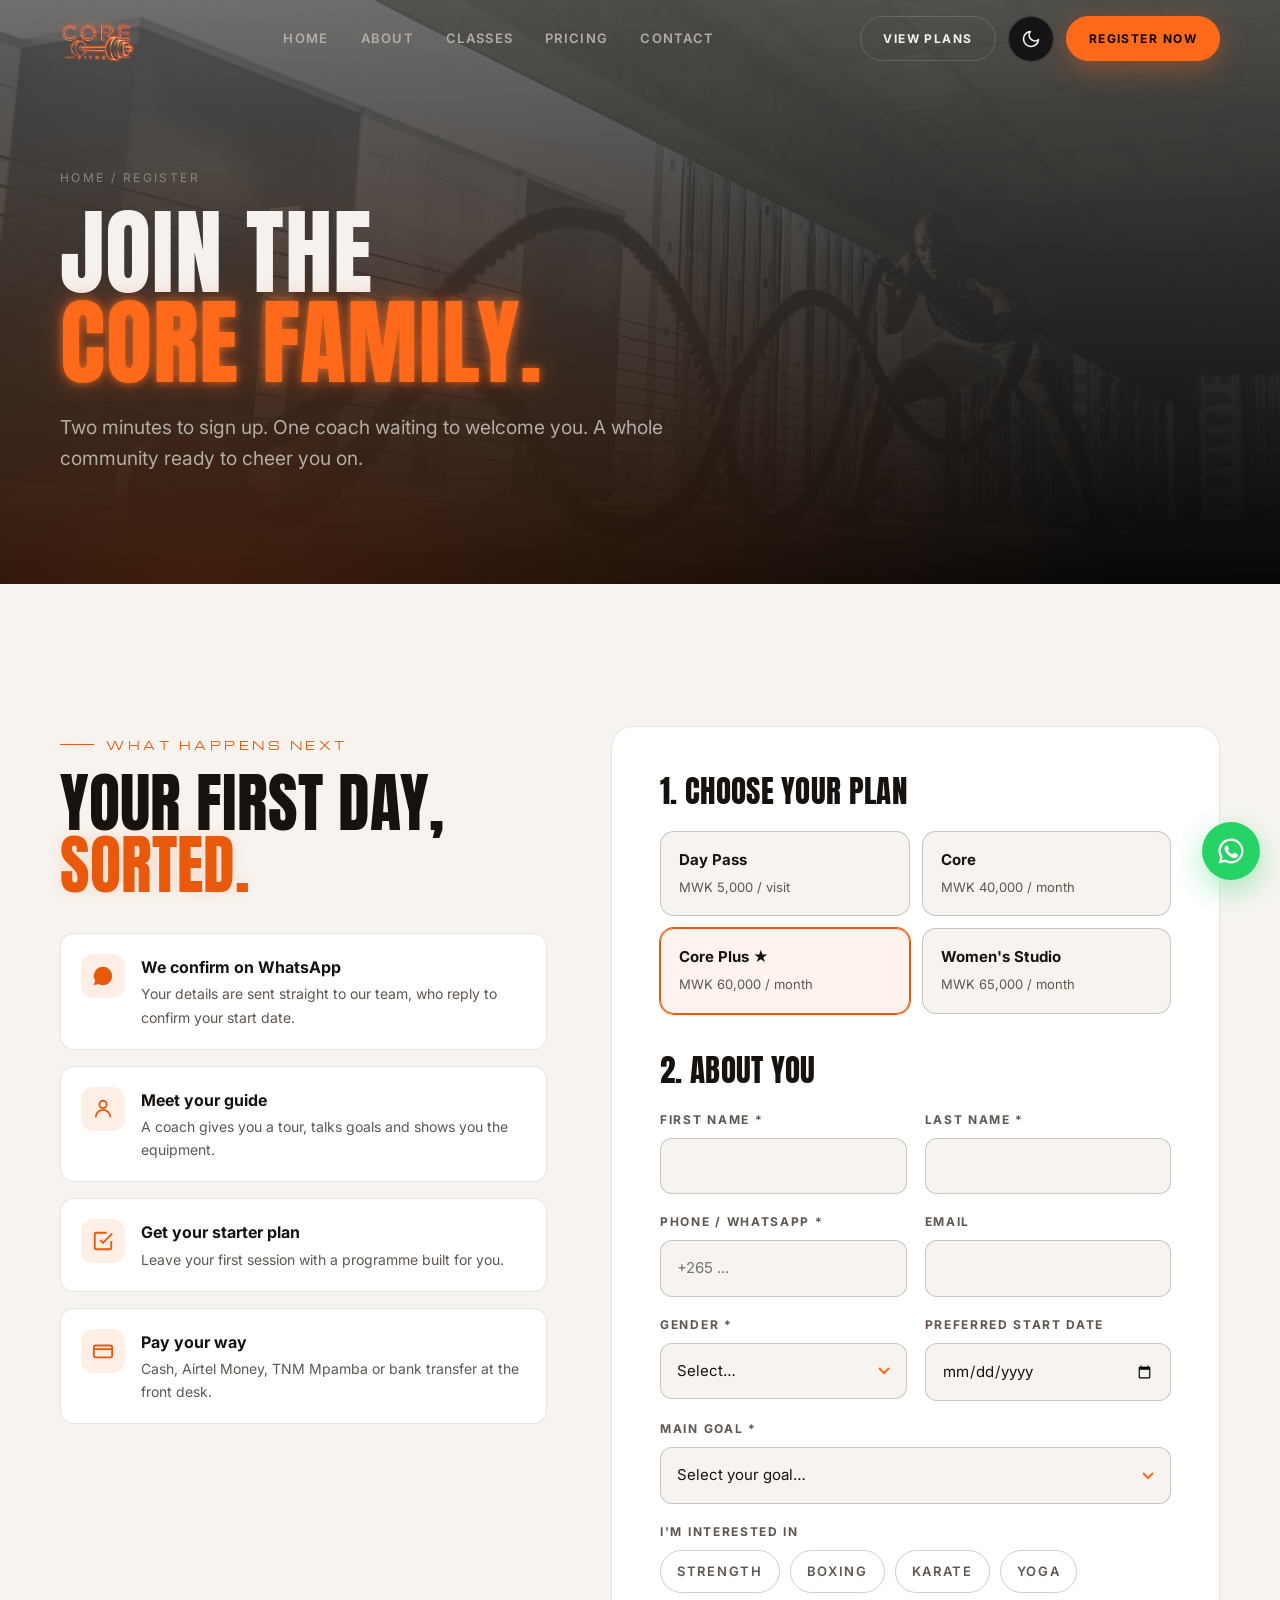
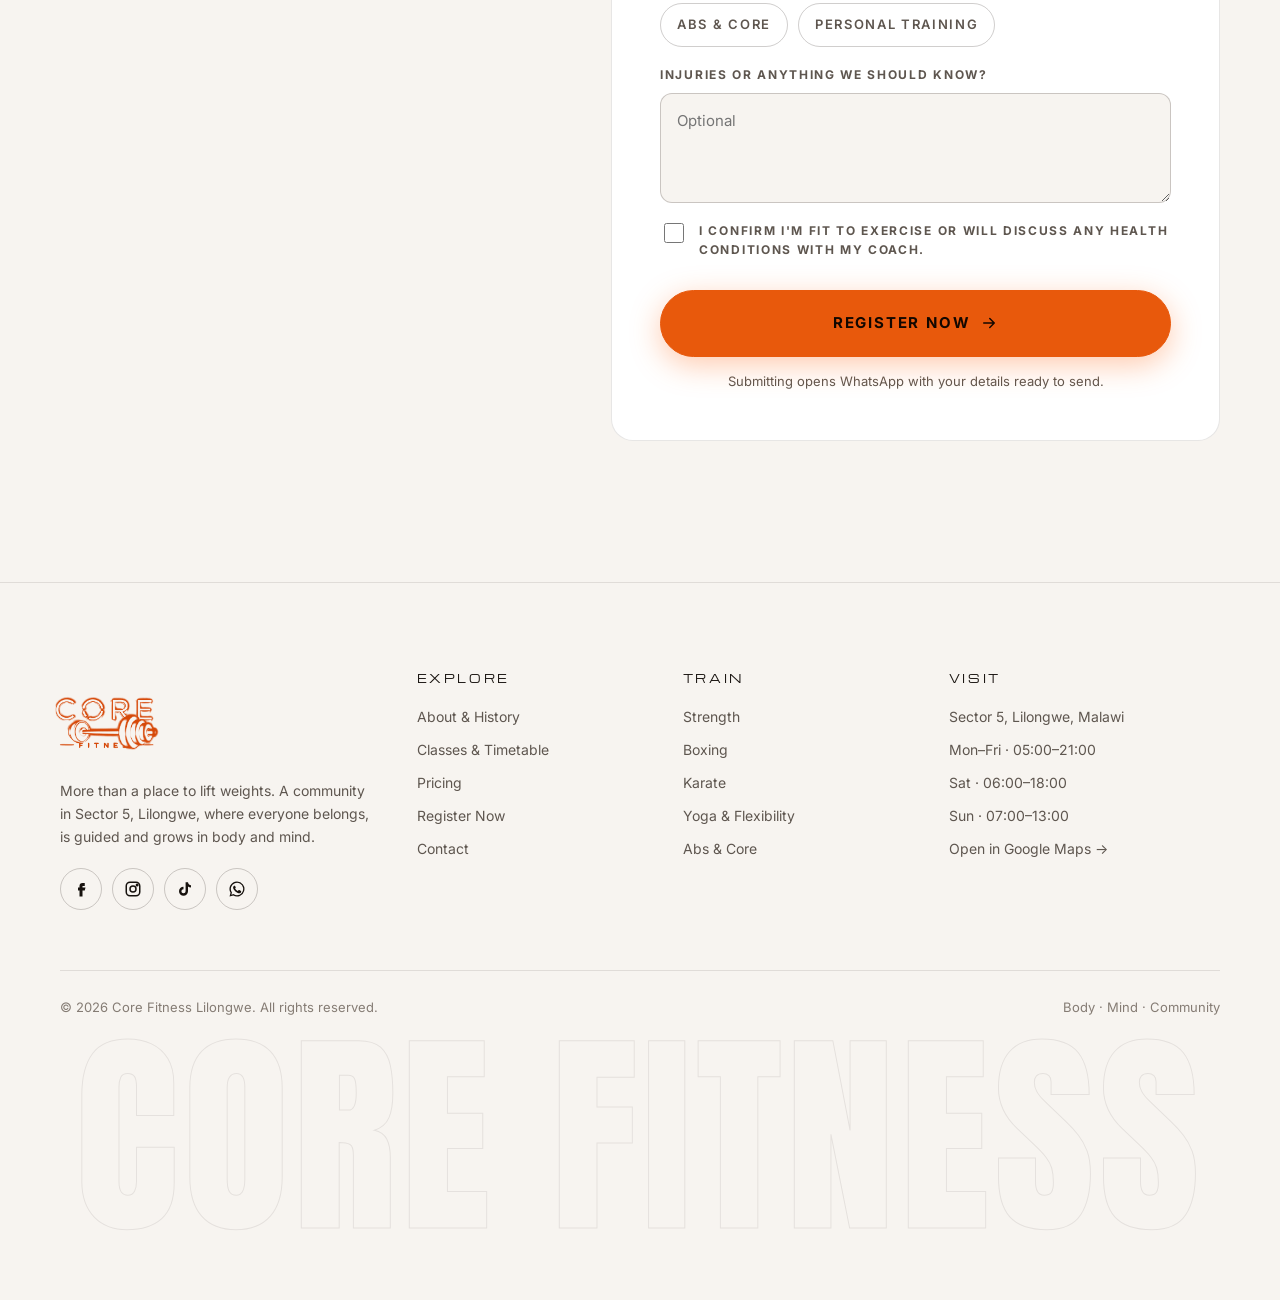
<file: register.html>
<!DOCTYPE html>
<html lang="en">
<head>
  <meta charset="UTF-8" />
  <meta name="viewport" content="width=device-width, initial-scale=1.0" />
  <title>Register Now | Core Fitness Lilongwe</title>
  <meta name="description" content="Register for Core Fitness in Sector 5, Lilongwe. Choose your plan and a coach will welcome you on your first day." />
  <meta name="theme-color" content="#070707" />
  <link rel="icon" href="assets/logo.png" />
  <link rel="preconnect" href="https://fonts.googleapis.com" />
  <link rel="preconnect" href="https://fonts.gstatic.com" crossorigin />
  <link href="https://fonts.googleapis.com/css2?family=Anton&family=Inter:wght@400;500;600;700;800&family=Michroma&display=swap" rel="stylesheet" />
  <script>
    (function () {
      var t = null;
      try { t = localStorage.getItem("core-theme"); } catch (e) {}
      if (t !== "light" && t !== "dark") t = window.matchMedia("(prefers-color-scheme: light)").matches ? "light" : "dark";
      document.documentElement.setAttribute("data-theme", t);
    })();
  </script>
  <link rel="stylesheet" href="css/style.css?v=2" />
</head>
<body>
  <!-- ============ HEADER ============ -->
  <header class="site-header">
    <div class="container">
      <a href="index.html" class="brand" aria-label="Core Fitness home"><img class="logo-dark" src="assets/logo.png" alt="Core Fitness" width="367" height="294" /><img class="logo-light" src="assets/logo-light.png" alt="" aria-hidden="true" width="367" height="294" /></a>
      <nav class="nav" aria-label="Main">
        <a href="index.html">Home</a>
        <a href="about.html">About</a>
        <a href="classes.html">Classes</a>
        <a href="pricing.html">Pricing</a>
        <a href="contact.html">Contact</a>
      </nav>
      <div class="header-cta">
        <a href="pricing.html" class="btn btn-ghost">View Plans</a>
        <button class="theme-toggle" type="button" aria-label="Switch to light mode">
          <svg class="i-sun" viewBox="0 0 24 24" fill="none" stroke="currentColor" stroke-width="2" stroke-linecap="round"><circle cx="12" cy="12" r="4.5"/><path d="M12 2v2M12 20v2M4.9 4.9l1.4 1.4M17.7 17.7l1.4 1.4M2 12h2M20 12h2M4.9 19.1l1.4-1.4M17.7 6.3l1.4-1.4"/></svg>
          <svg class="i-moon" viewBox="0 0 24 24" fill="none" stroke="currentColor" stroke-width="2" stroke-linecap="round" stroke-linejoin="round"><path d="M21 12.8A9 9 0 1 1 11.2 3a7 7 0 0 0 9.8 9.8z"/></svg>
        </button>
        <a href="register.html" class="btn btn-primary">Register Now</a>
        <button class="menu-toggle" aria-label="Open menu" aria-expanded="false"><span></span><span></span><span></span></button>
      </div>
    </div>
  </header>
  <div class="mobile-nav" aria-label="Mobile">
    <a class="m-link" href="index.html">Home</a>
    <a class="m-link" href="about.html">About</a>
    <a class="m-link" href="classes.html">Classes</a>
    <a class="m-link" href="pricing.html">Pricing</a>
    <a class="m-link" href="contact.html">Contact</a>
    <a href="register.html" class="btn btn-primary btn-lg">Register Now</a>
  </div>

  <main>
    <section class="page-hero">
      <div class="bg"><img src="assets/img/ropes.jpg" alt="" /></div>
      <div class="container">
        <div class="breadcrumb"><a href="index.html">Home</a> / Register</div>
        <h1 class="display">Join the<br /><span class="neon">Core family.</span></h1>
        <p class="lead" style="margin-top:24px">Two minutes to sign up. One coach waiting to welcome you. A whole community ready to cheer you on.</p>
      </div>
    </section>

    <section class="section">
      <div class="container">
        <div class="form-shell">
          <aside class="reveal">
            <span class="eyebrow">What Happens Next</span>
            <h2 class="h2">Your first day,<br /><span class="neon">sorted.</span></h2>
            <div class="perks">
              <div class="perk"><div class="icon"><svg viewBox="0 0 24 24" fill="currentColor"><path d="M12 2a10 10 0 0 0-8.6 15.1L2 22l5-1.3A10 10 0 1 0 12 2z"/></svg></div><div><b>We confirm on WhatsApp</b><p>Your details are sent straight to our team, who reply to confirm your start date.</p></div></div>
              <div class="perk"><div class="icon"><svg viewBox="0 0 24 24" fill="none" stroke="currentColor" stroke-width="2"><circle cx="12" cy="7" r="4"/><path d="M4 21a8 8 0 0 1 16 0"/></svg></div><div><b>Meet your guide</b><p>A coach gives you a tour, talks goals and shows you the equipment.</p></div></div>
              <div class="perk"><div class="icon"><svg viewBox="0 0 24 24" fill="none" stroke="currentColor" stroke-width="2"><path d="M9 11l3 3L22 4"/><path d="M21 12v7a2 2 0 0 1-2 2H5a2 2 0 0 1-2-2V5a2 2 0 0 1 2-2h11"/></svg></div><div><b>Get your starter plan</b><p>Leave your first session with a programme built for you.</p></div></div>
              <div class="perk"><div class="icon"><svg viewBox="0 0 24 24" fill="none" stroke="currentColor" stroke-width="2"><rect x="2" y="6" width="20" height="13" rx="2"/><path d="M2 10h20"/></svg></div><div><b>Pay your way</b><p>Cash, Airtel Money, TNM Mpamba or bank transfer at the front desk.</p></div></div>
            </div>
          </aside>

          <div class="form-card reveal d1">
            <form id="register-form" novalidate>
              <h3 class="h3" style="margin-bottom:24px">1. Choose your plan</h3>
              <div class="plan-picker" role="radiogroup" aria-label="Membership plan">
                <label class="plan-option"><input type="radio" name="plan" value="day-pass" /><span class="po"><b>Day Pass</b><small>MWK 5,000 / visit</small></span></label>
                <label class="plan-option"><input type="radio" name="plan" value="core" /><span class="po"><b>Core</b><small>MWK 40,000 / month</small></span></label>
                <label class="plan-option"><input type="radio" name="plan" value="core-plus" checked /><span class="po"><b>Core Plus ★</b><small>MWK 60,000 / month</small></span></label>
                <label class="plan-option"><input type="radio" name="plan" value="womens-studio" /><span class="po"><b>Women's Studio</b><small>MWK 65,000 / month</small></span></label>
              </div>

              <h3 class="h3" style="margin:40px 0 24px">2. About you</h3>
              <div class="form-grid">
                <div class="field"><label for="first">First name *</label><input id="first" name="first" type="text" autocomplete="given-name" required /><span class="err">Please enter your first name</span></div>
                <div class="field"><label for="last">Last name *</label><input id="last" name="last" type="text" autocomplete="family-name" required /><span class="err">Please enter your last name</span></div>
                <div class="field"><label for="phone">Phone / WhatsApp *</label><input id="phone" name="phone" type="tel" placeholder="+265 ..." autocomplete="tel" required /><span class="err">Please enter a valid phone number</span></div>
                <div class="field"><label for="email">Email</label><input id="email" name="email" type="email" autocomplete="email" /><span class="err">Please enter a valid email</span></div>
                <div class="field"><label for="gender">Gender *</label>
                  <select id="gender" name="gender" required>
                    <option value="">Select…</option><option>Female</option><option>Male</option><option>Prefer not to say</option>
                  </select><span class="err">Please select an option</span></div>
                <div class="field"><label for="start">Preferred start date</label><input id="start" name="start" type="date" /></div>
                <div class="field full"><label for="goal">Main goal *</label>
                  <select id="goal" name="goal" required>
                    <option value="">Select your goal…</option>
                    <option>Lose weight</option><option>Build muscle &amp; strength</option><option>Get fit &amp; healthy</option><option>Learn boxing / self-defence</option><option>Flexibility &amp; mobility</option><option>Mental health &amp; stress relief</option>
                  </select><span class="err">Please choose a goal</span></div>
                <div class="field full"><label>I'm interested in</label>
                  <div class="checks">
                    <label class="check"><input type="checkbox" name="interests" value="Strength" /><span>Strength</span></label>
                    <label class="check"><input type="checkbox" name="interests" value="Boxing" /><span>Boxing</span></label>
                    <label class="check"><input type="checkbox" name="interests" value="Karate" /><span>Karate</span></label>
                    <label class="check"><input type="checkbox" name="interests" value="Yoga" /><span>Yoga</span></label>
                    <label class="check"><input type="checkbox" name="interests" value="Abs & Core" /><span>Abs &amp; Core</span></label>
                    <label class="check"><input type="checkbox" name="interests" value="Personal Training" /><span>Personal Training</span></label>
                  </div>
                </div>
                <div class="field full"><label for="notes">Injuries or anything we should know?</label><textarea id="notes" name="notes" placeholder="Optional"></textarea></div>
                <div class="field full"><label class="consent"><input type="checkbox" name="consent" required /> I confirm I'm fit to exercise or will discuss any health conditions with my coach.</label><span class="err">Please tick to continue</span></div>
              </div>
              <button type="submit" class="btn btn-primary btn-lg btn-block" style="margin-top:30px">Register Now <svg viewBox="0 0 24 24" fill="none" stroke="currentColor" stroke-width="2" stroke-linecap="round" stroke-linejoin="round"><path d="M5 12h14M13 6l6 6-6 6"/></svg></button>
              <p class="muted" style="font-size:13px;text-align:center;margin:14px 0 0">Submitting opens WhatsApp with your details ready to send.</p>
            </form>

            <div class="form-success" role="status">
              <div class="tick"><svg viewBox="0 0 24 24" fill="none" stroke="currentColor" stroke-width="3"><path d="M20 6 9 17l-5-5"/></svg></div>
              <h3 class="h2">Welcome, <span id="success-name" class="neon"></span>!</h3>
              <p class="lead" style="margin:16px auto 28px">Your registration is ready. Hit send in WhatsApp and our team will confirm your first session. If WhatsApp didn't open, use the button below.</p>
              <a id="wa-confirm" href="#" target="_blank" rel="noopener" class="btn btn-primary">Send on WhatsApp</a>
            </div>
          </div>
        </div>
      </div>
    </section>
  </main>

  <!-- ============ FOOTER ============ -->
  <footer class="site-footer">
    <div class="container">
      <div class="footer-grid">
        <div class="footer-brand">
          <img class="logo-dark" src="assets/logo.png" alt="Core Fitness" width="367" height="294" /><img class="logo-light" src="assets/logo-light.png" alt="" aria-hidden="true" width="367" height="294" />
          <p>More than a place to lift weights. A community in Sector 5, Lilongwe, where everyone belongs, is guided and grows in body and mind.</p>
          <div class="socials">
            <a href="#" aria-label="Facebook"><svg viewBox="0 0 24 24" fill="currentColor"><path d="M14 8h3V4h-3a4 4 0 0 0-4 4v2H8v4h2v8h4v-8h3l1-4h-4V8z"/></svg></a>
            <a href="#" aria-label="Instagram"><svg viewBox="0 0 24 24" fill="none" stroke="currentColor" stroke-width="2"><rect x="3" y="3" width="18" height="18" rx="5"/><circle cx="12" cy="12" r="4"/><circle cx="17.5" cy="6.5" r="1" fill="currentColor"/></svg></a>
            <a href="#" aria-label="TikTok"><svg viewBox="0 0 24 24" fill="currentColor"><path d="M16 3c.3 2.3 1.7 3.8 4 4v3c-1.5 0-2.8-.4-4-1.2V15a6 6 0 1 1-6-6v3.2a2.8 2.8 0 1 0 2.8 2.8V3H16z"/></svg></a>
            <a href="#" data-wa aria-label="WhatsApp"><svg viewBox="0 0 24 24" fill="currentColor"><path d="M12 2a10 10 0 0 0-8.6 15.1L2 22l5-1.3A10 10 0 1 0 12 2zm0 18.2a8.2 8.2 0 0 1-4.2-1.2l-.3-.2-3 .8.8-2.9-.2-.3A8.2 8.2 0 1 1 12 20.2zm4.5-6.1c-.2-.1-1.5-.7-1.7-.8s-.4-.1-.6.1-.6.8-.8 1-.3.2-.5.1a6.7 6.7 0 0 1-3.3-2.9c-.3-.4.3-.4.7-1.3.1-.2 0-.3 0-.4l-.8-1.8c-.2-.5-.4-.4-.6-.4h-.5a1 1 0 0 0-.7.3 3 3 0 0 0-.9 2.2 5.1 5.1 0 0 0 1.1 2.7 11.6 11.6 0 0 0 4.5 4c1.7.7 2.3.8 3.2.6a2.7 2.7 0 0 0 1.8-1.3 2.2 2.2 0 0 0 .1-1.3c0-.1-.2-.2-.5-.3z"/></svg></a>
          </div>
        </div>
        <div class="footer-col">
          <h4>Explore</h4>
          <ul>
            <li><a href="about.html">About &amp; History</a></li>
            <li><a href="classes.html">Classes &amp; Timetable</a></li>
            <li><a href="pricing.html">Pricing</a></li>
            <li><a href="register.html">Register Now</a></li>
            <li><a href="contact.html">Contact</a></li>
          </ul>
        </div>
        <div class="footer-col">
          <h4>Train</h4>
          <ul>
            <li><a href="classes.html#strength">Strength</a></li>
            <li><a href="classes.html#boxing">Boxing</a></li>
            <li><a href="classes.html#karate">Karate</a></li>
            <li><a href="classes.html#yoga">Yoga &amp; Flexibility</a></li>
            <li><a href="classes.html#abs">Abs &amp; Core</a></li>
          </ul>
        </div>
        <div class="footer-col">
          <h4>Visit</h4>
          <ul>
            <li>Sector 5, Lilongwe, Malawi</li>
            <li>Mon–Fri · 05:00–21:00</li>
            <li>Sat · 06:00–18:00</li>
            <li>Sun · 07:00–13:00</li>
            <li><a href="https://maps.app.goo.gl/kBZZqsouo9vo6uV37" target="_blank" rel="noopener">Open in Google Maps →</a></li>
          </ul>
        </div>
      </div>
      <div class="footer-bottom">
        <span>© <span data-year></span> Core Fitness Lilongwe. All rights reserved.</span>
        <span>Body · Mind · Community</span>
      </div>
      <div class="footer-giant" aria-hidden="true">CORE FITNESS</div>
    </div>
  </footer>

  <a href="#" data-wa class="wa-float" aria-label="Chat with us on WhatsApp"><svg viewBox="0 0 24 24" fill="currentColor"><path d="M12 2a10 10 0 0 0-8.6 15.1L2 22l5-1.3A10 10 0 1 0 12 2zm0 18.2a8.2 8.2 0 0 1-4.2-1.2l-.3-.2-3 .8.8-2.9-.2-.3A8.2 8.2 0 1 1 12 20.2zm4.5-6.1c-.2-.1-1.5-.7-1.7-.8s-.4-.1-.6.1-.6.8-.8 1-.3.2-.5.1a6.7 6.7 0 0 1-3.3-2.9c-.3-.4.3-.4.7-1.3.1-.2 0-.3 0-.4l-.8-1.8c-.2-.5-.4-.4-.6-.4h-.5a1 1 0 0 0-.7.3 3 3 0 0 0-.9 2.2 5.1 5.1 0 0 0 1.1 2.7 11.6 11.6 0 0 0 4.5 4c1.7.7 2.3.8 3.2.6a2.7 2.7 0 0 0 1.8-1.3 2.2 2.2 0 0 0 .1-1.3c0-.1-.2-.2-.5-.3z"/></svg></a>

  <script src="js/main.js?v=2"></script>
</body>
</html>
</file>
<file: css/style.css>
/* ==========================================================
   CORE FITNESS — Lilongwe, Sector 5
   Neon-ember design system built from the brand logo
   ========================================================== */

:root {
  --bg: #070707;
  --bg-2: #0e0e0f;
  --surface: #141416;
  --surface-2: #1b1b1e;
  --line: rgba(255, 255, 255, 0.08);
  --line-strong: rgba(255, 255, 255, 0.16);
  --text: #f4f1ee;
  --muted: #a39d97;
  --dim: #6f6a66;

  --ember: #ff6a1a;
  --ember-hot: #ff8a3d;
  --ember-deep: #d9480f;
  --ember-soft: rgba(255, 106, 26, 0.12);
  --glow: 0 0 12px rgba(255, 106, 26, 0.55), 0 0 32px rgba(255, 106, 26, 0.3);
  --glow-text: 0 0 8px rgba(255, 120, 40, 0.7), 0 0 24px rgba(255, 90, 20, 0.45);

  --rose: #ff7aa8; /* women's studio accent */
  --header-bg: rgba(7, 7, 7, .82);
  --overlay-bg: rgba(7, 7, 7, .97);
  --stroke-soft: rgba(255, 255, 255, .5);
  --stroke-faint: rgba(255, 255, 255, .07);
  --on-ember: #120700;

  --font-display: "Anton", "Impact", sans-serif;
  --font-wide: "Michroma", "Arial", sans-serif;
  --font-body: "Inter", system-ui, -apple-system, "Segoe UI", sans-serif;

  --radius: 18px;
  --radius-sm: 10px;
  --container: 1240px;
  --gutter: clamp(16px, 4vw, 40px);
  --header-h: 78px;
  --ease: cubic-bezier(0.2, 0.7, 0.2, 1);
}

/* ---------- Reset ---------- */
*, *::before, *::after { box-sizing: border-box; }
html { scroll-behavior: smooth; -webkit-text-size-adjust: 100%; }
body {
  margin: 0;
  background: var(--bg);
  color: var(--text);
  font-family: var(--font-body);
  font-size: 16px;
  line-height: 1.65;
  -webkit-font-smoothing: antialiased;
  overflow-x: hidden;
}
img { max-width: 100%; display: block; }
a { color: inherit; text-decoration: none; }
button, input, select, textarea { font: inherit; color: inherit; }
h1, h2, h3, h4 { margin: 0; line-height: 1.05; font-weight: 400; }
p { margin: 0 0 1em; }
ul { margin: 0; padding: 0; list-style: none; }
::selection { background: var(--ember); color: #000; }
:focus-visible { outline: 2px solid var(--ember); outline-offset: 3px; border-radius: 4px; }

.container { width: 100%; max-width: var(--container); margin: 0 auto; padding: 0 var(--gutter); }
.sr-only { position: absolute; width: 1px; height: 1px; overflow: hidden; clip: rect(0 0 0 0); white-space: nowrap; }

/* ---------- Type ---------- */
.eyebrow {
  display: inline-flex; align-items: center; gap: 12px;
  font-family: var(--font-wide);
  font-size: 11px; letter-spacing: 0.32em; text-transform: uppercase;
  color: var(--ember);
  margin-bottom: 18px;
}
.eyebrow::before { content: ""; width: 34px; height: 1px; background: var(--ember); box-shadow: var(--glow); }
.display {
  font-family: var(--font-display);
  text-transform: uppercase;
  letter-spacing: 0.01em;
  font-size: clamp(44px, 7.4vw, 108px);
  line-height: 0.95;
}
.h2 {
  font-family: var(--font-display);
  text-transform: uppercase;
  font-size: clamp(36px, 5vw, 68px);
  line-height: 0.98;
}
.h3 { font-family: var(--font-display); text-transform: uppercase; font-size: clamp(24px, 2.4vw, 32px); letter-spacing: 0.01em; }
.lead { font-size: clamp(17px, 1.5vw, 20px); color: var(--muted); max-width: 640px; }
.neon { color: var(--ember); text-shadow: var(--glow-text); }
.outline-text { color: transparent; -webkit-text-stroke: 1.5px var(--text); }
.muted { color: var(--muted); }

/* ---------- Buttons ---------- */
.btn {
  --b: var(--ember);
  position: relative;
  display: inline-flex; align-items: center; justify-content: center; gap: 10px;
  padding: 16px 30px;
  border-radius: 999px;
  border: 1px solid var(--b);
  font-weight: 700; font-size: 14px; letter-spacing: 0.12em; text-transform: uppercase;
  cursor: pointer;
  transition: transform .3s var(--ease), box-shadow .3s var(--ease), background .3s, color .3s;
  white-space: nowrap;
}
.btn svg { width: 18px; height: 18px; transition: transform .3s var(--ease); }
.btn:hover svg { transform: translateX(4px); }
.btn-primary { background: var(--ember); color: #120700; box-shadow: 0 8px 30px rgba(255, 106, 26, .35); }
.btn-primary:hover { background: var(--ember-hot); box-shadow: var(--glow), 0 10px 40px rgba(255, 106, 26, .45); transform: translateY(-2px); }
.btn-ghost { background: transparent; color: var(--text); --b: var(--line-strong); }
.btn-ghost:hover { --b: var(--ember); color: var(--ember); }
.btn-lg { padding: 20px 38px; font-size: 15px; }
.btn-block { width: 100%; }

/* ---------- Header ---------- */
.site-header {
  position: fixed; inset: 0 0 auto 0; z-index: 100;
  height: var(--header-h);
  display: flex; align-items: center;
  transition: background .4s, border-color .4s, height .3s;
  border-bottom: 1px solid transparent;
}
.site-header.scrolled {
  background: var(--header-bg);
  backdrop-filter: blur(14px) saturate(140%);
  -webkit-backdrop-filter: blur(14px) saturate(140%);
  border-color: var(--line);
  height: 68px;
}
.site-header .container { display: flex; align-items: center; justify-content: space-between; gap: 24px; }
.brand { display: flex; align-items: center; flex-shrink: 0; }
.brand img { height: 62px; width: auto; transition: height .3s; }
.site-header.scrolled .brand img { height: 46px; }

.nav { display: flex; align-items: center; gap: 4px; }
.nav a {
  position: relative;
  padding: 10px 14px;
  font-size: 13px; font-weight: 600; letter-spacing: 0.1em; text-transform: uppercase;
  color: var(--muted);
  transition: color .25s;
}
.nav a::after {
  content: ""; position: absolute; left: 14px; right: 14px; bottom: 4px; height: 2px;
  background: var(--ember); box-shadow: var(--glow);
  transform: scaleX(0); transform-origin: left; transition: transform .35s var(--ease);
}
.nav a:hover, .nav a.active { color: var(--text); }
.nav a:hover::after, .nav a.active::after { transform: scaleX(1); }
.header-cta { display: flex; align-items: center; gap: 12px; }
.header-cta .btn { padding: 12px 22px; font-size: 12px; }

.menu-toggle {
  display: none;
  width: 46px; height: 46px; border-radius: 50%;
  background: var(--surface); border: 1px solid var(--line-strong);
  cursor: pointer; position: relative;
}
.menu-toggle span {
  position: absolute; left: 13px; right: 13px; height: 2px; background: var(--text);
  transition: transform .35s var(--ease), opacity .2s, top .35s var(--ease);
}
.menu-toggle span:nth-child(1) { top: 16px; }
.menu-toggle span:nth-child(2) { top: 22px; }
.menu-toggle span:nth-child(3) { top: 28px; }
.menu-open .menu-toggle span:nth-child(1) { top: 22px; transform: rotate(45deg); }
.menu-open .menu-toggle span:nth-child(2) { opacity: 0; }
.menu-open .menu-toggle span:nth-child(3) { top: 22px; transform: rotate(-45deg); }

.mobile-nav {
  position: fixed; inset: 0; z-index: 90;
  background: var(--overlay-bg);
  backdrop-filter: blur(20px);
  display: flex; flex-direction: column; justify-content: center;
  padding: 100px var(--gutter) 40px;
  opacity: 0; visibility: hidden;
  transition: opacity .35s, visibility .35s;
}
.menu-open .mobile-nav { opacity: 1; visibility: visible; }
.mobile-nav a.m-link {
  font-family: var(--font-display); text-transform: uppercase;
  font-size: clamp(38px, 11vw, 64px); line-height: 1.15;
  color: var(--text);
  transform: translateY(20px); opacity: 0;
  transition: transform .5s var(--ease), opacity .5s, color .2s;
}
.mobile-nav a.m-link:hover, .mobile-nav a.m-link.active { color: var(--ember); text-shadow: var(--glow-text); }
.menu-open .mobile-nav a.m-link { transform: none; opacity: 1; }
.menu-open .mobile-nav a.m-link:nth-child(2) { transition-delay: .05s; }
.menu-open .mobile-nav a.m-link:nth-child(3) { transition-delay: .1s; }
.menu-open .mobile-nav a.m-link:nth-child(4) { transition-delay: .15s; }
.menu-open .mobile-nav a.m-link:nth-child(5) { transition-delay: .2s; }
.menu-open .mobile-nav a.m-link:nth-child(6) { transition-delay: .25s; }
.mobile-nav .btn { margin-top: 36px; align-self: flex-start; }
.menu-open { overflow: hidden; }

/* ---------- Hero ---------- */
.hero {
  position: relative;
  min-height: 100svh;
  display: flex; align-items: flex-end;
  padding: calc(var(--header-h) + 60px) 0 90px;
  overflow: hidden;
  isolation: isolate;
}
.hero-media { position: absolute; inset: 0; z-index: -2; }
.hero-media img { width: 100%; height: 100%; object-fit: cover; object-position: 60% 30%; transform: scale(1.08); animation: heroZoom 18s ease-out forwards; }
@keyframes heroZoom { to { transform: scale(1); } }
.hero::before {
  content: ""; position: absolute; inset: 0; z-index: -1;
  background:
    radial-gradient(ellipse at 80% 20%, rgba(255, 106, 26, .18), transparent 55%),
    linear-gradient(90deg, rgba(7,7,7,.96) 0%, rgba(7,7,7,.78) 40%, rgba(7,7,7,.25) 100%),
    linear-gradient(0deg, var(--bg) 0%, transparent 40%);
}
.hero-inner { max-width: 880px; }
.hero .display .line { display: block; overflow: hidden; }
.hero .display .line > span { display: inline-block; transform: translateY(105%); animation: rise 1s var(--ease) forwards; }
.hero .display .line:nth-child(2) > span { animation-delay: .12s; }
.hero .display .line:nth-child(3) > span { animation-delay: .24s; }
@keyframes rise { to { transform: none; } }
.hero .lead { margin: 28px 0 40px; opacity: 0; animation: fadeUp 1s .5s var(--ease) forwards; }
.hero-actions { display: flex; flex-wrap: wrap; gap: 14px; opacity: 0; animation: fadeUp 1s .7s var(--ease) forwards; }
@keyframes fadeUp { from { opacity: 0; transform: translateY(24px); } to { opacity: 1; transform: none; } }

.hero-badge {
  position: absolute; right: var(--gutter); bottom: 150px;
  width: 150px; height: 150px;
  display: grid; place-items: center;
}
.hero-badge svg { position: absolute; inset: 0; animation: spin 22s linear infinite; }
.hero-badge text { font-family: var(--font-wide); font-size: 9.2px; letter-spacing: 3.6px; fill: var(--text); }
.hero-badge .core-dot { width: 54px; height: 54px; border-radius: 50%; background: var(--ember); box-shadow: var(--glow); display: grid; place-items: center; color: #120700; }
.hero-badge .core-dot svg { position: static; width: 22px; height: 22px; animation: none; }
@keyframes spin { to { transform: rotate(360deg); } }

.hero-meta {
  display: flex; flex-wrap: wrap; gap: 28px; margin-top: 56px;
  font-size: 13px; color: var(--muted);
  opacity: 0; animation: fadeUp 1s .9s var(--ease) forwards;
}
.hero-meta div { display: flex; align-items: center; gap: 10px; }
.hero-meta svg { width: 18px; height: 18px; color: var(--ember); }

/* page hero (inner pages) */
.page-hero {
  position: relative; isolation: isolate; overflow: hidden;
  padding: calc(var(--header-h) + 90px) 0 90px;
  border-bottom: 1px solid var(--line);
}
.page-hero .bg { position: absolute; inset: 0; z-index: -2; }
.page-hero .bg img { width: 100%; height: 100%; object-fit: cover; opacity: .42; }
.page-hero::before {
  content: ""; position: absolute; inset: 0; z-index: -1;
  background: radial-gradient(ellipse at 15% 100%, rgba(255,106,26,.22), transparent 60%), linear-gradient(0deg, var(--bg), rgba(7,7,7,.55));
}
.breadcrumb { font-size: 12px; letter-spacing: .2em; text-transform: uppercase; color: var(--dim); margin-bottom: 20px; }
.breadcrumb a:hover { color: var(--ember); }

/* ---------- Marquee ---------- */
.marquee {
  border-block: 1px solid var(--line);
  background: var(--bg-2);
  overflow: hidden;
  padding: 22px 0;
  display: flex;
  user-select: none;
}
.marquee-track { display: flex; flex-shrink: 0; gap: 48px; padding-right: 48px; animation: marquee 38s linear infinite; }
.marquee:hover .marquee-track { animation-play-state: paused; }
.marquee-item { display: flex; align-items: center; gap: 48px; font-family: var(--font-display); font-size: clamp(26px, 3.4vw, 44px); text-transform: uppercase; white-space: nowrap; }
.marquee-item:nth-child(even) { color: transparent; -webkit-text-stroke: 1px var(--stroke-soft); }
.marquee-item .star { color: var(--ember); font-size: .6em; text-shadow: var(--glow-text); -webkit-text-stroke: 0; }
@keyframes marquee { to { transform: translateX(-100%); } }

/* ---------- Sections ---------- */
section { position: relative; }
.section { padding: clamp(80px, 11vw, 150px) 0; }
.section-head { display: flex; flex-wrap: wrap; align-items: flex-end; justify-content: space-between; gap: 28px; margin-bottom: clamp(44px, 6vw, 72px); }
.section-head .lead { margin: 0; }
.bg-alt { background: var(--bg-2); }

/* ---------- Stats ---------- */
.stats { display: grid; grid-template-columns: repeat(4, 1fr); border: 1px solid var(--line); border-radius: var(--radius); overflow: hidden; }
.stat { padding: 36px 28px; border-right: 1px solid var(--line); background: linear-gradient(180deg, var(--surface), transparent); }
.stat:last-child { border-right: 0; }
.stat-num { font-family: var(--font-display); font-size: clamp(44px, 5vw, 66px); line-height: 1; color: var(--text); }
.stat-num em { font-style: normal; color: var(--ember); text-shadow: var(--glow-text); }
.stat-label { margin-top: 10px; color: var(--muted); font-size: 14px; }

/* ---------- Story / split ---------- */
.split { display: grid; grid-template-columns: 1.05fr 1fr; gap: clamp(40px, 7vw, 100px); align-items: center; }
.split.reverse > :first-child { order: 2; }
.story-media { position: relative; }
.story-media .main { border-radius: var(--radius); overflow: hidden; aspect-ratio: 4 / 5; }
.story-media .main img { width: 100%; height: 100%; object-fit: cover; }
.story-media .float {
  position: absolute; right: -30px; bottom: -40px; width: 52%;
  border-radius: var(--radius); overflow: hidden; aspect-ratio: 1;
  border: 6px solid var(--bg);
  box-shadow: 0 30px 60px rgba(0,0,0,.6);
}
.story-media .float img { width: 100%; height: 100%; object-fit: cover; }
.story-media .tag {
  position: absolute; left: -18px; top: 40px;
  background: var(--ember); color: #120700;
  padding: 14px 20px; border-radius: 12px;
  font-family: var(--font-wide); font-size: 11px; letter-spacing: .2em; text-transform: uppercase; font-weight: 700;
  box-shadow: var(--glow);
}
.story-copy p { color: var(--muted); }
.story-copy p strong { color: var(--text); font-weight: 600; }
.pillars { display: grid; grid-template-columns: 1fr 1fr; gap: 18px; margin-top: 34px; }
.pillar { padding: 20px; border: 1px solid var(--line); border-radius: var(--radius-sm); background: var(--surface); }
.pillar h4 { font-weight: 700; font-size: 15px; margin-bottom: 4px; display: flex; gap: 10px; align-items: center; }
.pillar h4 svg { width: 20px; height: 20px; color: var(--ember); flex-shrink: 0; }
.pillar p { margin: 0; font-size: 14px; color: var(--muted); }

/* ---------- Zones (women / men) ---------- */
.zones { display: grid; grid-template-columns: 1fr 1fr; gap: 22px; }
.zone {
  position: relative; isolation: isolate; overflow: hidden;
  border-radius: calc(var(--radius) + 6px);
  min-height: 640px;
  padding: clamp(28px, 4vw, 48px);
  display: flex; flex-direction: column; justify-content: flex-end;
  border: 1px solid var(--line);
}
.zone > img { position: absolute; inset: 0; width: 100%; height: 100%; object-fit: cover; z-index: -2; transition: transform 1.2s var(--ease); }
.zone:hover > img { transform: scale(1.05); }
.zone::before { content: ""; position: absolute; inset: 0; z-index: -1; background: linear-gradient(0deg, rgba(7,7,7,.97) 18%, rgba(7,7,7,.55) 55%, rgba(7,7,7,.1)); }
.zone-label {
  align-self: flex-start;
  font-family: var(--font-wide); font-size: 10px; letter-spacing: .28em; text-transform: uppercase;
  padding: 8px 14px; border-radius: 999px; margin-bottom: 18px;
  border: 1px solid currentColor;
}
.zone.women .zone-label { color: var(--rose); }
.zone.men .zone-label { color: var(--ember); }
.zone h3 { font-family: var(--font-display); font-size: clamp(36px, 4vw, 56px); text-transform: uppercase; margin-bottom: 14px; }
.zone p { color: #cfc9c3; max-width: 460px; }
.zone ul { display: grid; grid-template-columns: 1fr 1fr; gap: 10px 20px; margin: 18px 0 28px; }
.zone li { display: flex; gap: 10px; align-items: flex-start; font-size: 14px; color: #e7e2dd; }
.zone li svg { width: 16px; height: 16px; flex-shrink: 0; margin-top: 4px; }
.zone.women li svg { color: var(--rose); }
.zone.men li svg { color: var(--ember); }
.zone.women .btn-primary { background: var(--rose); border-color: var(--rose); box-shadow: 0 8px 30px rgba(255,122,168,.3); }
.zone.women .btn-primary:hover { box-shadow: 0 0 14px rgba(255,122,168,.6), 0 10px 40px rgba(255,122,168,.4); }

/* ---------- Discipline cards ---------- */
.cards { display: grid; grid-template-columns: repeat(3, 1fr); gap: 22px; }
.card {
  position: relative; overflow: hidden;
  border-radius: var(--radius);
  background: var(--surface);
  border: 1px solid var(--line);
  transition: transform .5s var(--ease), border-color .4s, box-shadow .4s;
  display: flex; flex-direction: column;
}
.card:hover { transform: translateY(-6px); border-color: rgba(255,106,26,.5); box-shadow: 0 20px 50px rgba(0,0,0,.5), 0 0 0 1px rgba(255,106,26,.15); }
.card-media { aspect-ratio: 16 / 11; overflow: hidden; position: relative; }
.card-media img { width: 100%; height: 100%; object-fit: cover; transition: transform 1s var(--ease); filter: saturate(.9); }
.card:hover .card-media img { transform: scale(1.07); filter: saturate(1.05); }
.card-media .chip { position: absolute; left: 16px; top: 16px; }
.card-body { padding: 26px 26px 30px; flex: 1; display: flex; flex-direction: column; }
.card-body h3 { margin-bottom: 10px; }
.card-body p { color: var(--muted); font-size: 15px; flex: 1; }
.card-link { display: inline-flex; align-items: center; gap: 8px; color: var(--ember); font-weight: 700; font-size: 13px; letter-spacing: .12em; text-transform: uppercase; margin-top: 8px; }
.card-link svg { width: 16px; height: 16px; transition: transform .3s var(--ease); }
.card:hover .card-link svg { transform: translateX(5px); }

.chip {
  display: inline-flex; align-items: center; gap: 6px;
  padding: 6px 12px; border-radius: 999px;
  background: rgba(7,7,7,.75); backdrop-filter: blur(8px);
  border: 1px solid var(--line-strong);
  font-size: 11px; font-weight: 700; letter-spacing: .14em; text-transform: uppercase;
}
.chip.hot { background: var(--ember); color: #120700; border-color: var(--ember); }
.chip.rose { color: var(--rose); border-color: rgba(255,122,168,.5); }

/* ---------- Bento (tech & recovery) ---------- */
.bento { display: grid; grid-template-columns: repeat(4, 1fr); grid-auto-rows: 260px; gap: 18px; }
.tile {
  position: relative; overflow: hidden; isolation: isolate;
  border-radius: var(--radius); border: 1px solid var(--line);
  background: var(--surface);
  padding: 28px;
  display: flex; flex-direction: column; justify-content: flex-end;
}
.tile > img { position: absolute; inset: 0; width: 100%; height: 100%; object-fit: cover; z-index: -2; opacity: .55; transition: opacity .5s, transform 1s var(--ease); }
.tile:hover > img { opacity: .7; transform: scale(1.04); }
.tile::before { content: ""; position: absolute; inset: 0; z-index: -1; background: linear-gradient(0deg, rgba(7,7,7,.95), transparent 75%); }
.tile.plain::before { display: none; }
.tile.w2 { grid-column: span 2; }
.tile.tall { grid-row: span 2; }
.tile h3 { font-family: var(--font-display); text-transform: uppercase; font-size: 28px; margin-bottom: 6px; }
.tile p { margin: 0; color: var(--muted); font-size: 14px; }
.tile .icon {
  width: 52px; height: 52px; border-radius: 14px;
  display: grid; place-items: center;
  background: var(--ember-soft); color: var(--ember);
  border: 1px solid rgba(255,106,26,.3);
  margin-bottom: auto;
}
.tile .icon svg { width: 26px; height: 26px; }
.tile.accent { background: linear-gradient(140deg, #ff6a1a, #b8350a); border: 0; }
.tile.accent::before { display: none; }
.tile.accent h3, .tile.accent p { color: #160800; }
.tile.accent .icon { background: rgba(0,0,0,.15); color: #160800; border-color: rgba(0,0,0,.2); }
.ai-scan {
  position: absolute; inset: 22px 22px auto auto; width: 120px; height: 120px; border-radius: 50%;
  border: 1px dashed rgba(255,106,26,.5);
  display: grid; place-items: center;
}
.ai-scan::before, .ai-scan::after { content: ""; position: absolute; inset: 14px; border-radius: 50%; border: 1px solid rgba(255,106,26,.35); animation: pulse 2.6s ease-out infinite; }
.ai-scan::after { animation-delay: 1.3s; }
.ai-scan span { font-family: var(--font-wide); font-size: 14px; color: var(--ember); text-shadow: var(--glow-text); }
@keyframes pulse { from { transform: scale(.6); opacity: 1; } to { transform: scale(1.35); opacity: 0; } }

/* ---------- Journey (first day) ---------- */
.journey { display: grid; grid-template-columns: repeat(4, 1fr); gap: 22px; counter-reset: step; position: relative; }
.journey::before { content: ""; position: absolute; top: 34px; left: 6%; right: 6%; height: 1px; background: linear-gradient(90deg, transparent, var(--ember), transparent); opacity: .6; }
.step { position: relative; padding: 0 6px; }
.step-num {
  width: 68px; height: 68px; border-radius: 50%;
  background: var(--bg); border: 1px solid var(--ember);
  display: grid; place-items: center;
  font-family: var(--font-display); font-size: 26px; color: var(--ember);
  box-shadow: var(--glow);
  margin-bottom: 24px; position: relative;
}
.bg-alt .step-num { background: var(--bg-2); }
.step h3 { font-size: 22px; font-weight: 700; margin-bottom: 8px; font-family: var(--font-body); text-transform: none; }
.step p { color: var(--muted); font-size: 15px; margin: 0; }

/* ---------- Mind/Body feature ---------- */
.feature-band { position: relative; overflow: hidden; isolation: isolate; padding: clamp(100px, 14vw, 180px) 0; }
.feature-band > img { position: absolute; inset: 0; width: 100%; height: 100%; object-fit: cover; z-index: -2; }
.feature-band::before { content: ""; position: absolute; inset: 0; z-index: -1; background: linear-gradient(90deg, rgba(7,7,7,.94) 30%, rgba(7,7,7,.4)); }
.feature-band .content { max-width: 640px; }
.trio { display: flex; flex-wrap: wrap; gap: 12px; margin: 30px 0 38px; }
.trio span { padding: 10px 18px; border-radius: 999px; border: 1px solid var(--line-strong); background: rgba(7,7,7,.5); backdrop-filter: blur(6px); font-size: 14px; font-weight: 600; }
.trio span b { color: var(--ember); font-weight: 700; }

/* ---------- Trainers ---------- */
.trainers { display: grid; grid-template-columns: repeat(4, 1fr); gap: 20px; }
.trainer { position: relative; border-radius: var(--radius); overflow: hidden; aspect-ratio: 3 / 4; isolation: isolate; border: 1px solid var(--line); }
.trainer img { position: absolute; inset: 0; width: 100%; height: 100%; object-fit: cover; z-index: -2; filter: grayscale(.9) contrast(1.05); transition: filter .6s, transform 1s var(--ease); }
.trainer:hover img { filter: grayscale(0); transform: scale(1.05); }
.trainer::before { content: ""; position: absolute; inset: 0; z-index: -1; background: linear-gradient(0deg, rgba(7,7,7,.95) 10%, transparent 60%); }
.trainer-info { position: absolute; left: 22px; right: 22px; bottom: 22px; }
.trainer-info h3 { font-family: var(--font-display); text-transform: uppercase; font-size: 26px; }
.trainer-info span { font-size: 12px; letter-spacing: .16em; text-transform: uppercase; color: var(--ember); font-weight: 700; }

/* ---------- Testimonials ---------- */
.quotes { display: grid; grid-template-columns: repeat(3, 1fr); gap: 22px; }
.quote {
  margin: 0;
  padding: 34px; border-radius: var(--radius);
  background: var(--surface); border: 1px solid var(--line);
  display: flex; flex-direction: column; gap: 22px;
}
.quote .stars { color: var(--ember); letter-spacing: 4px; text-shadow: var(--glow-text); }
.quote blockquote { margin: 0; font-size: 17px; line-height: 1.6; flex: 1; }
.quote .who { display: flex; align-items: center; gap: 14px; }
.quote .avatar { width: 46px; height: 46px; border-radius: 50%; display: grid; place-items: center; background: var(--ember-soft); color: var(--ember); font-weight: 800; border: 1px solid rgba(255,106,26,.35); }
.quote .who b { display: block; font-size: 15px; }
.quote .who small { color: var(--dim); font-size: 13px; }

/* ---------- Pricing ---------- */
.billing-toggle {
  display: inline-flex; padding: 6px; border-radius: 999px;
  background: var(--surface); border: 1px solid var(--line-strong);
  margin: 0 auto 56px;
}
.billing-toggle button {
  border: 0; background: transparent; cursor: pointer;
  padding: 12px 24px; border-radius: 999px;
  font-size: 13px; font-weight: 700; letter-spacing: .1em; text-transform: uppercase; color: var(--muted);
  transition: background .3s, color .3s;
}
.billing-toggle button.active { background: var(--ember); color: #120700; box-shadow: var(--glow); }
.billing-toggle .save { font-size: 10px; margin-left: 6px; padding: 3px 8px; border-radius: 999px; background: rgba(0,0,0,.2); }
.billing-toggle button:not(.active) .save { background: var(--ember-soft); color: var(--ember); }
.toggle-wrap { text-align: center; }

.plans { display: grid; grid-template-columns: repeat(4, 1fr); gap: 18px; align-items: stretch; }
.plan {
  position: relative;
  padding: 34px 28px;
  border-radius: calc(var(--radius) + 4px);
  background: var(--surface);
  border: 1px solid var(--line);
  display: flex; flex-direction: column;
  transition: transform .4s var(--ease), border-color .3s;
}
.plan:hover { transform: translateY(-6px); border-color: var(--line-strong); }
.plan.featured {
  background: linear-gradient(180deg, rgba(255,106,26,.16), var(--surface) 45%);
  border-color: var(--ember);
  box-shadow: 0 0 0 1px var(--ember), 0 30px 80px rgba(255,106,26,.18);
}
.plan.rose { border-color: rgba(255,122,168,.45); background: linear-gradient(180deg, rgba(255,122,168,.1), var(--surface) 45%); }
.plan-badge {
  position: absolute; top: -13px; left: 50%; transform: translateX(-50%);
  padding: 6px 14px; border-radius: 999px;
  background: var(--ember); color: #120700;
  font-size: 11px; font-weight: 800; letter-spacing: .14em; text-transform: uppercase; white-space: nowrap;
  box-shadow: var(--glow);
}
.plan.rose .plan-badge { background: var(--rose); box-shadow: 0 0 14px rgba(255,122,168,.6); }
.plan-name { font-family: var(--font-wide); font-size: 12px; letter-spacing: .24em; text-transform: uppercase; color: var(--muted); }
.plan.featured .plan-name { color: var(--ember); }
.plan.rose .plan-name { color: var(--rose); }
.plan-price { margin: 18px 0 6px; display: flex; align-items: baseline; gap: 6px; flex-wrap: wrap; }
.plan-price .cur { font-size: 14px; font-weight: 700; color: var(--muted); }
.plan-price .amt { font-family: var(--font-display); font-size: clamp(44px, 4vw, 56px); line-height: 1; }
.plan-price .per { color: var(--dim); font-size: 14px; }
.plan-note { font-size: 13px; color: var(--dim); min-height: 20px; margin-bottom: 22px; }
.plan-desc { color: var(--muted); font-size: 14px; padding-bottom: 22px; border-bottom: 1px solid var(--line); margin-bottom: 22px; }
.plan ul { display: grid; gap: 12px; margin-bottom: 30px; flex: 1; }
.plan li { display: flex; gap: 10px; font-size: 14px; align-items: flex-start; }
.plan li svg { width: 17px; height: 17px; flex-shrink: 0; margin-top: 3px; color: var(--ember); }
.plan.rose li svg { color: var(--rose); }
.plan li.off { color: var(--dim); }
.plan li.off svg { color: var(--dim); }
.plan.rose .btn-primary { background: var(--rose); border-color: var(--rose); box-shadow: 0 8px 30px rgba(255,122,168,.3); }

/* comparison table */
.compare-wrap { overflow-x: auto; border: 1px solid var(--line); border-radius: var(--radius); -webkit-overflow-scrolling: touch; }
.compare { width: 100%; border-collapse: collapse; min-width: 720px; }
.compare th, .compare td { padding: 18px 22px; text-align: center; border-bottom: 1px solid var(--line); font-size: 14px; }
.compare th:first-child, .compare td:first-child { text-align: left; color: var(--muted); }
.compare thead th { font-family: var(--font-wide); font-size: 11px; letter-spacing: .2em; text-transform: uppercase; background: var(--surface); color: var(--text); position: sticky; top: 0; }
.compare thead th.hl { color: var(--ember); }
.compare td.hl { background: rgba(255,106,26,.05); }
.compare tbody tr:hover td { background: rgba(255,255,255,.02); }
.compare tr.group td { background: var(--bg-2); color: var(--ember); font-family: var(--font-wide); font-size: 10px; letter-spacing: .24em; text-transform: uppercase; text-align: left; padding: 14px 22px; }
.yes { color: var(--ember); font-weight: 800; }
.no { color: var(--dim); }

.addons { display: grid; grid-template-columns: repeat(3, 1fr); gap: 18px; }
.addon { padding: 28px; border-radius: var(--radius); border: 1px solid var(--line); background: var(--surface); display: flex; gap: 18px; align-items: flex-start; }
.addon .icon { width: 50px; height: 50px; flex-shrink: 0; border-radius: 14px; display: grid; place-items: center; background: var(--ember-soft); color: var(--ember); border: 1px solid rgba(255,106,26,.3); }
.addon .icon svg { width: 24px; height: 24px; }
.addon h4 { font-weight: 700; font-size: 17px; margin-bottom: 4px; }
.addon p { margin: 0 0 10px; color: var(--muted); font-size: 14px; }
.addon .price { font-family: var(--font-display); font-size: 24px; color: var(--ember); }
.addon .price small { font-family: var(--font-body); font-size: 13px; color: var(--dim); }

/* ---------- FAQ ---------- */
.faq { display: grid; gap: 12px; max-width: 880px; margin: 0 auto; }
.faq details { border: 1px solid var(--line); border-radius: var(--radius-sm); background: var(--surface); transition: border-color .3s; }
.faq details[open] { border-color: rgba(255,106,26,.45); }
.faq summary {
  list-style: none; cursor: pointer;
  padding: 22px 26px; display: flex; justify-content: space-between; gap: 20px; align-items: center;
  font-weight: 600; font-size: 17px;
}
.faq summary::-webkit-details-marker { display: none; }
.faq summary .plus { width: 30px; height: 30px; border-radius: 50%; border: 1px solid var(--line-strong); flex-shrink: 0; position: relative; transition: transform .35s var(--ease), background .3s; }
.faq summary .plus::before, .faq summary .plus::after { content: ""; position: absolute; left: 50%; top: 50%; width: 12px; height: 2px; background: currentColor; transform: translate(-50%, -50%); }
.faq summary .plus::after { transform: translate(-50%, -50%) rotate(90deg); }
.faq details[open] .plus { transform: rotate(45deg); background: var(--ember); color: #120700; border-color: var(--ember); }
.faq .answer { padding: 0 26px 24px; color: var(--muted); }

/* ---------- Timetable ---------- */
.filters { display: flex; flex-wrap: wrap; gap: 10px; margin-bottom: 30px; }
.filter-btn {
  padding: 10px 18px; border-radius: 999px; cursor: pointer;
  background: var(--surface); border: 1px solid var(--line-strong);
  font-size: 13px; font-weight: 600; color: var(--muted);
  transition: all .25s;
}
.filter-btn:hover { color: var(--text); border-color: var(--text); }
.filter-btn.active { background: var(--ember); border-color: var(--ember); color: #120700; }
.timetable { display: grid; grid-template-columns: repeat(7, minmax(150px, 1fr)); gap: 12px; overflow-x: auto; padding-bottom: 10px; -webkit-overflow-scrolling: touch; }
.tt-day h4 { font-family: var(--font-wide); font-size: 11px; letter-spacing: .24em; text-transform: uppercase; color: var(--muted); padding: 12px 4px; border-bottom: 1px solid var(--line); margin-bottom: 12px; }
.tt-day.today h4 { color: var(--ember); border-color: var(--ember); }
.tt-class { padding: 14px; border-radius: 12px; background: var(--surface); border: 1px solid var(--line); margin-bottom: 10px; border-left: 3px solid var(--ember); transition: opacity .3s, transform .3s; }
.tt-class.hidden { display: none; }
.tt-class time { font-size: 12px; color: var(--dim); font-weight: 600; }
.tt-class b { display: block; font-size: 14px; margin: 2px 0; }
.tt-class small { color: var(--muted); font-size: 12px; }
.tt-class[data-type="yoga"] { border-left-color: #6ee7b7; }
.tt-class[data-type="boxing"] { border-left-color: #f87171; }
.tt-class[data-type="karate"] { border-left-color: #fbbf24; }
.tt-class[data-type="women"] { border-left-color: var(--rose); }
.tt-class[data-type="core"] { border-left-color: #60a5fa; }

/* ---------- Class detail rows ---------- */
.class-row { display: grid; grid-template-columns: 1fr 1fr; gap: clamp(30px, 6vw, 80px); align-items: center; padding: clamp(50px, 7vw, 90px) 0; border-bottom: 1px solid var(--line); }
.class-row:last-child { border-bottom: 0; }
.class-row:nth-child(even) .class-media { order: 2; }
.class-media { border-radius: var(--radius); overflow: hidden; aspect-ratio: 5 / 4; position: relative; }
.class-media img { width: 100%; height: 100%; object-fit: cover; }
.class-media .chip { position: absolute; left: 18px; top: 18px; }
.class-copy .num { font-family: var(--font-display); font-size: 80px; line-height: 1; color: transparent; -webkit-text-stroke: 1px rgba(255,106,26,.6); }
.class-copy h2 { margin: 8px 0 18px; }
.class-copy p { color: var(--muted); }
.meta-list { display: flex; flex-wrap: wrap; gap: 10px; margin: 22px 0 30px; }
.meta-list span { padding: 8px 14px; border-radius: 999px; background: var(--surface); border: 1px solid var(--line); font-size: 13px; color: var(--text); }

/* ---------- Location / contact ---------- */
.location { display: grid; grid-template-columns: 1fr 1.3fr; gap: 22px; }
.info-card { padding: clamp(28px, 4vw, 44px); border-radius: var(--radius); background: var(--surface); border: 1px solid var(--line); }
.info-list { display: grid; gap: 22px; margin: 28px 0 32px; }
.info-list li { display: flex; gap: 16px; }
.info-list .icon { width: 46px; height: 46px; border-radius: 12px; flex-shrink: 0; display: grid; place-items: center; background: var(--ember-soft); color: var(--ember); border: 1px solid rgba(255,106,26,.3); }
.info-list .icon svg { width: 22px; height: 22px; }
.info-list b { display: block; font-size: 15px; margin-bottom: 2px; }
.info-list span, .info-list a { color: var(--muted); font-size: 14px; }
.info-list a:hover { color: var(--ember); }
.map-frame { border-radius: var(--radius); overflow: hidden; border: 1px solid var(--line); min-height: 460px; position: relative; background: var(--surface); }
.map-frame iframe { position: absolute; inset: 0; width: 100%; height: 100%; border: 0; filter: grayscale(1) invert(.92) contrast(.9) hue-rotate(180deg); }
.hours { display: grid; gap: 8px; }
.hours div { display: flex; justify-content: space-between; font-size: 14px; padding: 10px 0; border-bottom: 1px dashed var(--line); }
.hours div span:first-child { color: var(--muted); }
.hours .women-hrs span:last-child { color: var(--rose); }

/* ---------- Forms ---------- */
.form-shell { display: grid; grid-template-columns: 1fr 1.25fr; gap: clamp(30px, 5vw, 70px); align-items: start; }
.form-card { padding: clamp(26px, 4vw, 48px); border-radius: calc(var(--radius) + 4px); background: var(--surface); border: 1px solid var(--line); }
.form-grid { display: grid; grid-template-columns: 1fr 1fr; gap: 18px; }
.field { display: flex; flex-direction: column; gap: 8px; }
.field.full { grid-column: 1 / -1; }
.field label { font-size: 12px; font-weight: 700; letter-spacing: .14em; text-transform: uppercase; color: var(--muted); }
.field input, .field select, .field textarea {
  width: 100%;
  padding: 15px 16px;
  border-radius: 12px;
  background: var(--bg);
  border: 1px solid var(--line-strong);
  outline: none;
  transition: border-color .25s, box-shadow .25s;
  font-size: 15px;
}
.field textarea { resize: vertical; min-height: 110px; }
.field select { appearance: none; background-image: url("data:image/svg+xml,%3Csvg xmlns='http://www.w3.org/2000/svg' width='12' height='8' fill='none' stroke='%23ff6a1a' stroke-width='2'%3E%3Cpath d='M1 1l5 5 5-5'/%3E%3C/svg%3E"); background-repeat: no-repeat; background-position: right 16px center; padding-right: 40px; }
.field select option { background: var(--surface); }
.field input:focus, .field select:focus, .field textarea:focus { border-color: var(--ember); box-shadow: 0 0 0 4px rgba(255,106,26,.15); }
.field.error input, .field.error select { border-color: #f87171; }
.field .err { font-size: 12px; color: #f87171; display: none; }
.field.error .err { display: block; }

.plan-picker { display: grid; grid-template-columns: repeat(2, 1fr); gap: 12px; }
.plan-option { position: relative; cursor: pointer; }
.plan-option input { position: absolute; inset: 0; width: 100%; height: 100%; margin: 0; opacity: 0; pointer-events: none; }
.plan-option .po {
  display: block; padding: 16px 18px; border-radius: 14px;
  border: 1px solid var(--line-strong); background: var(--bg);
  transition: border-color .25s, background .25s, box-shadow .25s;
}
.plan-option .po b { display: block; font-size: 15px; }
.plan-option .po small { color: var(--muted); font-size: 13px; }
.plan-option input:checked + .po { border-color: var(--ember); background: rgba(255,106,26,.08); box-shadow: 0 0 0 1px var(--ember); }
.plan-option input:focus-visible + .po { outline: 2px solid var(--ember); outline-offset: 2px; }

.checks { display: flex; flex-wrap: wrap; gap: 10px; }
.check { cursor: pointer; position: relative; }
.check input { position: absolute; inset: 0; width: 100%; height: 100%; margin: 0; opacity: 0; pointer-events: none; }
.check span { display: inline-block; padding: 10px 16px; border-radius: 999px; border: 1px solid var(--line-strong); font-size: 13px; font-weight: 600; color: var(--muted); transition: all .2s; }
.check input:checked + span { background: var(--ember); color: #120700; border-color: var(--ember); }
.check input:focus-visible + span { outline: 2px solid var(--ember); outline-offset: 2px; }

.consent { display: flex; gap: 12px; align-items: flex-start; font-size: 14px; color: var(--muted); }
.consent input { width: 20px; height: 20px; accent-color: var(--ember); margin-top: 2px; flex-shrink: 0; }

.form-success { display: none; text-align: center; padding: 40px 10px; }
.form-success.show { display: block; animation: fadeUp .6s var(--ease); }
.form-success .tick { width: 84px; height: 84px; border-radius: 50%; margin: 0 auto 24px; display: grid; place-items: center; background: var(--ember); color: #120700; box-shadow: var(--glow); }
.form-success .tick svg { width: 40px; height: 40px; }

.perks { display: grid; gap: 16px; margin-top: 36px; }
.perk { display: flex; gap: 16px; padding: 20px; border-radius: 14px; border: 1px solid var(--line); background: var(--surface); }
.perk .icon { width: 44px; height: 44px; border-radius: 12px; flex-shrink: 0; display: grid; place-items: center; background: var(--ember-soft); color: var(--ember); }
.perk .icon svg { width: 22px; height: 22px; }
.perk b { display: block; margin-bottom: 2px; }
.perk p { margin: 0; font-size: 14px; color: var(--muted); }

/* ---------- CTA band ---------- */
.cta-band {
  position: relative; overflow: hidden; isolation: isolate;
  border-radius: calc(var(--radius) + 10px);
  padding: clamp(50px, 8vw, 100px) clamp(28px, 6vw, 80px);
  background: radial-gradient(ellipse at 100% 0%, rgba(255,140,60,.55), transparent 60%), linear-gradient(135deg, #ff6a1a, #a8300a);
  color: #150800;
  display: flex; flex-wrap: wrap; justify-content: space-between; align-items: center; gap: 30px;
}
.cta-band::after {
  content: "CORE"; position: absolute; right: -2%; bottom: -18%; z-index: -1;
  font-family: var(--font-display); font-size: clamp(160px, 26vw, 360px); line-height: 1;
  color: transparent; -webkit-text-stroke: 2px rgba(0,0,0,.14);
}
.cta-band h2 { max-width: 700px; }
.cta-band p { margin: 14px 0 0; font-size: 18px; max-width: 560px; color: rgba(21,8,0,.8); }
.cta-band .btn-dark { background: #0a0a0a; color: #f4f1ee; border-color: #0a0a0a; }
.cta-band .btn-dark:hover { background: #000; transform: translateY(-2px); box-shadow: 0 20px 40px rgba(0,0,0,.4); }

/* ---------- Footer ---------- */
.site-footer { border-top: 1px solid var(--line); padding: 90px 0 30px; background: var(--bg); }
.footer-grid { display: grid; grid-template-columns: 1.4fr 1fr 1fr 1.2fr; gap: 40px; padding-bottom: 60px; }
.footer-brand img { height: 90px; width: auto; margin-bottom: 16px; margin-left: -8px; }
.footer-brand p { color: var(--muted); font-size: 14px; max-width: 320px; }
.footer-col h4 { font-family: var(--font-wide); font-size: 11px; letter-spacing: .24em; text-transform: uppercase; color: var(--text); margin-bottom: 20px; }
.footer-col ul { display: grid; gap: 10px; }
.footer-col a, .footer-col li { color: var(--muted); font-size: 14px; transition: color .2s; }
.footer-col a:hover { color: var(--ember); }
.socials { display: flex; gap: 10px; margin-top: 20px; }
.socials a { width: 42px; height: 42px; border-radius: 50%; border: 1px solid var(--line-strong); display: grid; place-items: center; transition: all .25s; }
.socials a:hover { border-color: var(--ember); color: var(--ember); box-shadow: var(--glow); }
.socials svg { width: 18px; height: 18px; }
.footer-bottom { border-top: 1px solid var(--line); padding-top: 26px; display: flex; flex-wrap: wrap; justify-content: space-between; gap: 14px; font-size: 13px; color: var(--dim); }
.footer-giant { font-family: var(--font-display); font-size: clamp(70px, 17vw, 250px); line-height: .8; text-align: center; color: transparent; -webkit-text-stroke: 1px var(--stroke-faint); margin-top: 30px; user-select: none; letter-spacing: .02em; }

/* ---------- Floating WhatsApp ---------- */
.wa-float {
  position: fixed; right: 20px; bottom: 20px; z-index: 80;
  width: 58px; height: 58px; border-radius: 50%;
  background: #25d366; color: #fff;
  display: grid; place-items: center;
  box-shadow: 0 10px 30px rgba(37,211,102,.4);
  transition: transform .3s var(--ease);
}
.wa-float:hover { transform: scale(1.08); }
.wa-float svg { width: 30px; height: 30px; }

/* ---------- Reveal ---------- */
.reveal { opacity: 0; transform: translateY(40px); transition: opacity 1s var(--ease), transform 1s var(--ease); }
.reveal.in { opacity: 1; transform: none; }
.reveal.d1 { transition-delay: .1s; } .reveal.d2 { transition-delay: .2s; } .reveal.d3 { transition-delay: .3s; }

@media (prefers-reduced-motion: reduce) {
  *, *::before, *::after { animation-duration: .01ms !important; animation-iteration-count: 1 !important; transition-duration: .01ms !important; }
  .reveal { opacity: 1; transform: none; }
  html { scroll-behavior: auto; }
}

/* ---------- Responsive ---------- */
@media (max-width: 1100px) {
  .plans { grid-template-columns: repeat(2, 1fr); gap: 26px 18px; }
  .trainers { grid-template-columns: repeat(2, 1fr); }
  .bento { grid-template-columns: repeat(2, 1fr); }
  .footer-grid { grid-template-columns: 1fr 1fr; }
}
@media (max-width: 960px) {
  .nav, .header-cta .btn-ghost { display: none; }
  .menu-toggle { display: block; }
  .split, .form-shell, .location, .class-row { grid-template-columns: 1fr; }
  .split.reverse > :first-child, .class-row:nth-child(even) .class-media { order: 0; }
  .zones { grid-template-columns: 1fr; }
  .cards, .quotes { grid-template-columns: 1fr 1fr; }
  .journey { grid-template-columns: 1fr 1fr; gap: 40px 22px; }
  .journey::before { display: none; }
  .addons { grid-template-columns: 1fr; }
  .stats { grid-template-columns: 1fr 1fr; }
  .stat:nth-child(2) { border-right: 0; }
  .stat:nth-child(-n+2) { border-bottom: 1px solid var(--line); }
  .story-media { margin-bottom: 40px; }
  .story-media .float { right: 0; }
  .story-media .tag { left: 12px; }
  .hero-badge { display: none; }
}
@media (max-width: 640px) {
  :root { --header-h: 70px; }
  .brand img { height: 52px; }
  .header-cta .btn-primary { padding: 10px 16px; font-size: 11px; }
  .cards, .quotes, .plans, .trainers, .bento, .journey, .form-grid, .plan-picker, .pillars { grid-template-columns: 1fr; }
  .tile.w2 { grid-column: auto; }
  .tile.tall { grid-row: auto; }
  .bento { grid-auto-rows: 240px; }
  .zone { min-height: 600px; }
  .zone ul { grid-template-columns: 1fr; }
  .footer-grid { grid-template-columns: 1fr; }
  .hero { padding-bottom: 60px; }
  .hero-actions .btn { flex: 1 1 100%; }
  .map-frame { min-height: 340px; }
  .stat { padding: 26px 18px; }
}

/* ==========================================================
   LIGHT THEME
   Photo-backed areas (hero banners, zones, image tiles, the
   header over the hero) keep the dark palette so text on
   photos stays readable.
   ========================================================== */
:root[data-theme="light"] {
  color-scheme: light;
  --bg: #f7f4f0;
  --bg-2: #efe9e3;
  --surface: #ffffff;
  --surface-2: #f3eee9;
  --line: rgba(20, 12, 6, 0.1);
  --line-strong: rgba(20, 12, 6, 0.2);
  --text: #17120e;
  --muted: #5e564f;
  --dim: #857c74;

  --ember: #e8590c;
  --ember-hot: #ff6a1a;
  --ember-soft: rgba(232, 89, 12, 0.1);
  --glow: 0 0 10px rgba(255, 106, 26, 0.3), 0 6px 22px rgba(255, 106, 26, 0.2);
  --glow-text: 0 0 18px rgba(255, 106, 26, 0.18);
  --rose: #e0457f;

  --header-bg: rgba(247, 244, 240, .86);
  --overlay-bg: rgba(247, 244, 240, .98);
  --stroke-soft: rgba(23, 18, 14, .45);
  --stroke-faint: rgba(23, 18, 14, .08);
}
:root[data-theme="dark"] { color-scheme: dark; }

/* areas that stay dark in light mode */
:root[data-theme="light"] :is(.hero, .page-hero, .zone, .feature-band, .trainer, .tile:has(> img), .card-media, .class-media, .site-header:not(.scrolled)) {
  --bg: #070707;
  --surface: #141416;
  --line: rgba(255, 255, 255, 0.08);
  --line-strong: rgba(255, 255, 255, 0.16);
  --text: #f4f1ee;
  --muted: #b3ada7;
  --dim: #8a847f;
  --ember: #ff6a1a;
  --rose: #ff7aa8;
  --glow-text: 0 0 8px rgba(255, 120, 40, 0.7), 0 0 24px rgba(255, 90, 20, 0.45);
  color: var(--text);
}
/* header over the hero while the light mobile menu is open */
:root[data-theme="light"] .menu-open .site-header:not(.scrolled) {
  --text: #17120e; --muted: #5e564f; --surface: #ffffff; --line-strong: rgba(20, 12, 6, 0.2);
}
:root[data-theme="light"] .map-frame iframe { filter: none; }


:root[data-theme="light"] .plan.featured { box-shadow: 0 0 0 1px var(--ember), 0 30px 70px rgba(232,89,12,.14); }
:root[data-theme="light"] .card:hover { box-shadow: 0 20px 50px rgba(40,20,5,.12), 0 0 0 1px rgba(232,89,12,.2); }
:root[data-theme="light"] .story-media .float { box-shadow: 0 30px 60px rgba(40,20,5,.25); }

/* smooth switch: class added briefly by JS while the theme changes */
html.theme-anim *, html.theme-anim *::before, html.theme-anim *::after {
  transition: background-color .35s ease, color .35s ease, border-color .35s ease, fill .35s ease !important;
}

/* ---------- Theme toggle ---------- */
.theme-toggle {
  position: relative;
  width: 46px; height: 46px; border-radius: 50%;
  flex-shrink: 0;
  display: grid; place-items: center;
  background: var(--surface);
  border: 1px solid var(--line-strong);
  color: var(--text);
  cursor: pointer;
  overflow: hidden;
  transition: border-color .25s, color .25s, box-shadow .25s;
}
.theme-toggle:hover { border-color: var(--ember); color: var(--ember); box-shadow: var(--glow); }
.theme-toggle svg {
  position: absolute; width: 20px; height: 20px;
  transition: transform .5s var(--ease), opacity .3s;
}
.theme-toggle .i-sun { transform: translateY(0) rotate(0); opacity: 1; }
.theme-toggle .i-moon { transform: translateY(30px) rotate(-60deg); opacity: 0; }
:root[data-theme="light"] .theme-toggle .i-sun { transform: translateY(-30px) rotate(60deg); opacity: 0; }
:root[data-theme="light"] .theme-toggle .i-moon { transform: translateY(0) rotate(0); opacity: 1; }
@media (max-width: 640px) {
  .theme-toggle { width: 42px; height: 42px; }
  .header-cta { gap: 8px; }
}

/* logo swap: solid version wherever the logo sits on a light background */
.logo-light { display: none; }
:root[data-theme="light"] :is(.site-header.scrolled, .menu-open .site-header, .site-footer) .logo-dark { display: none; }
:root[data-theme="light"] :is(.site-header.scrolled, .menu-open .site-header, .site-footer) .logo-light { display: block; filter: none; }
</file>
